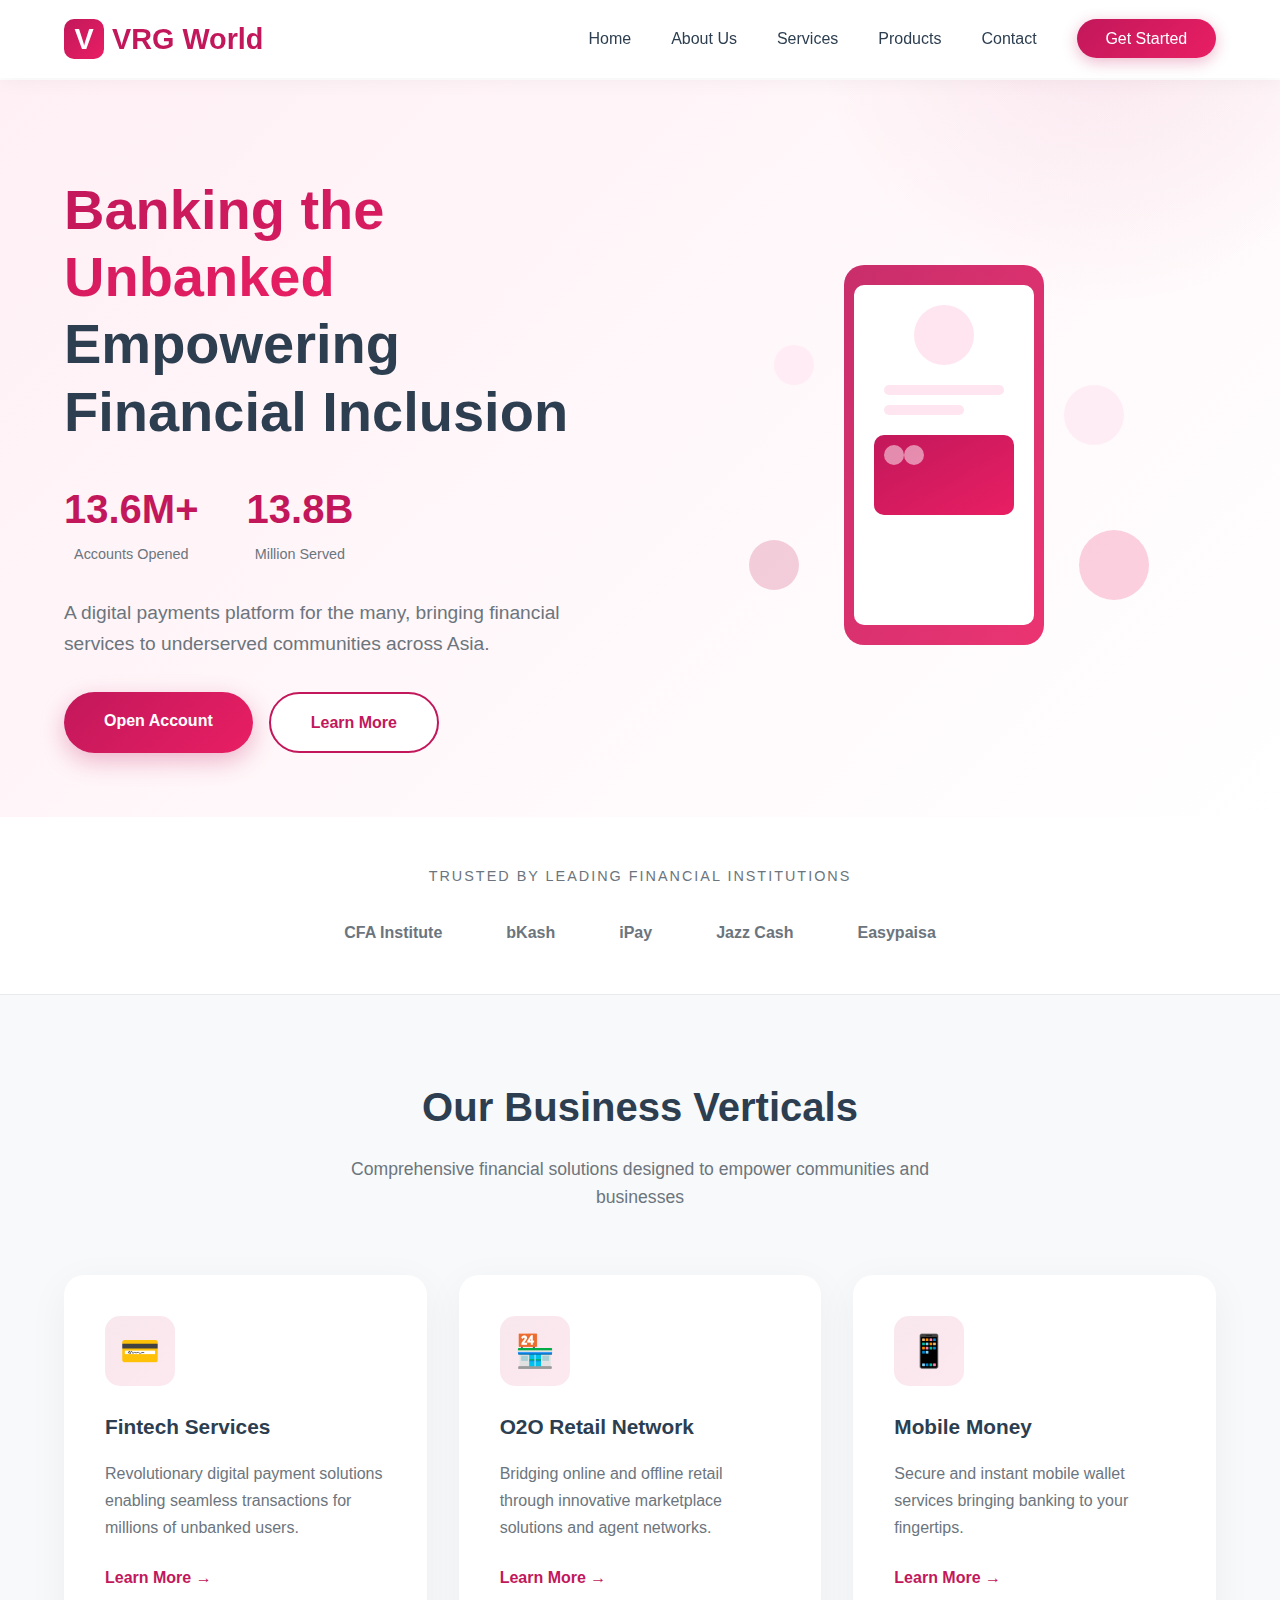
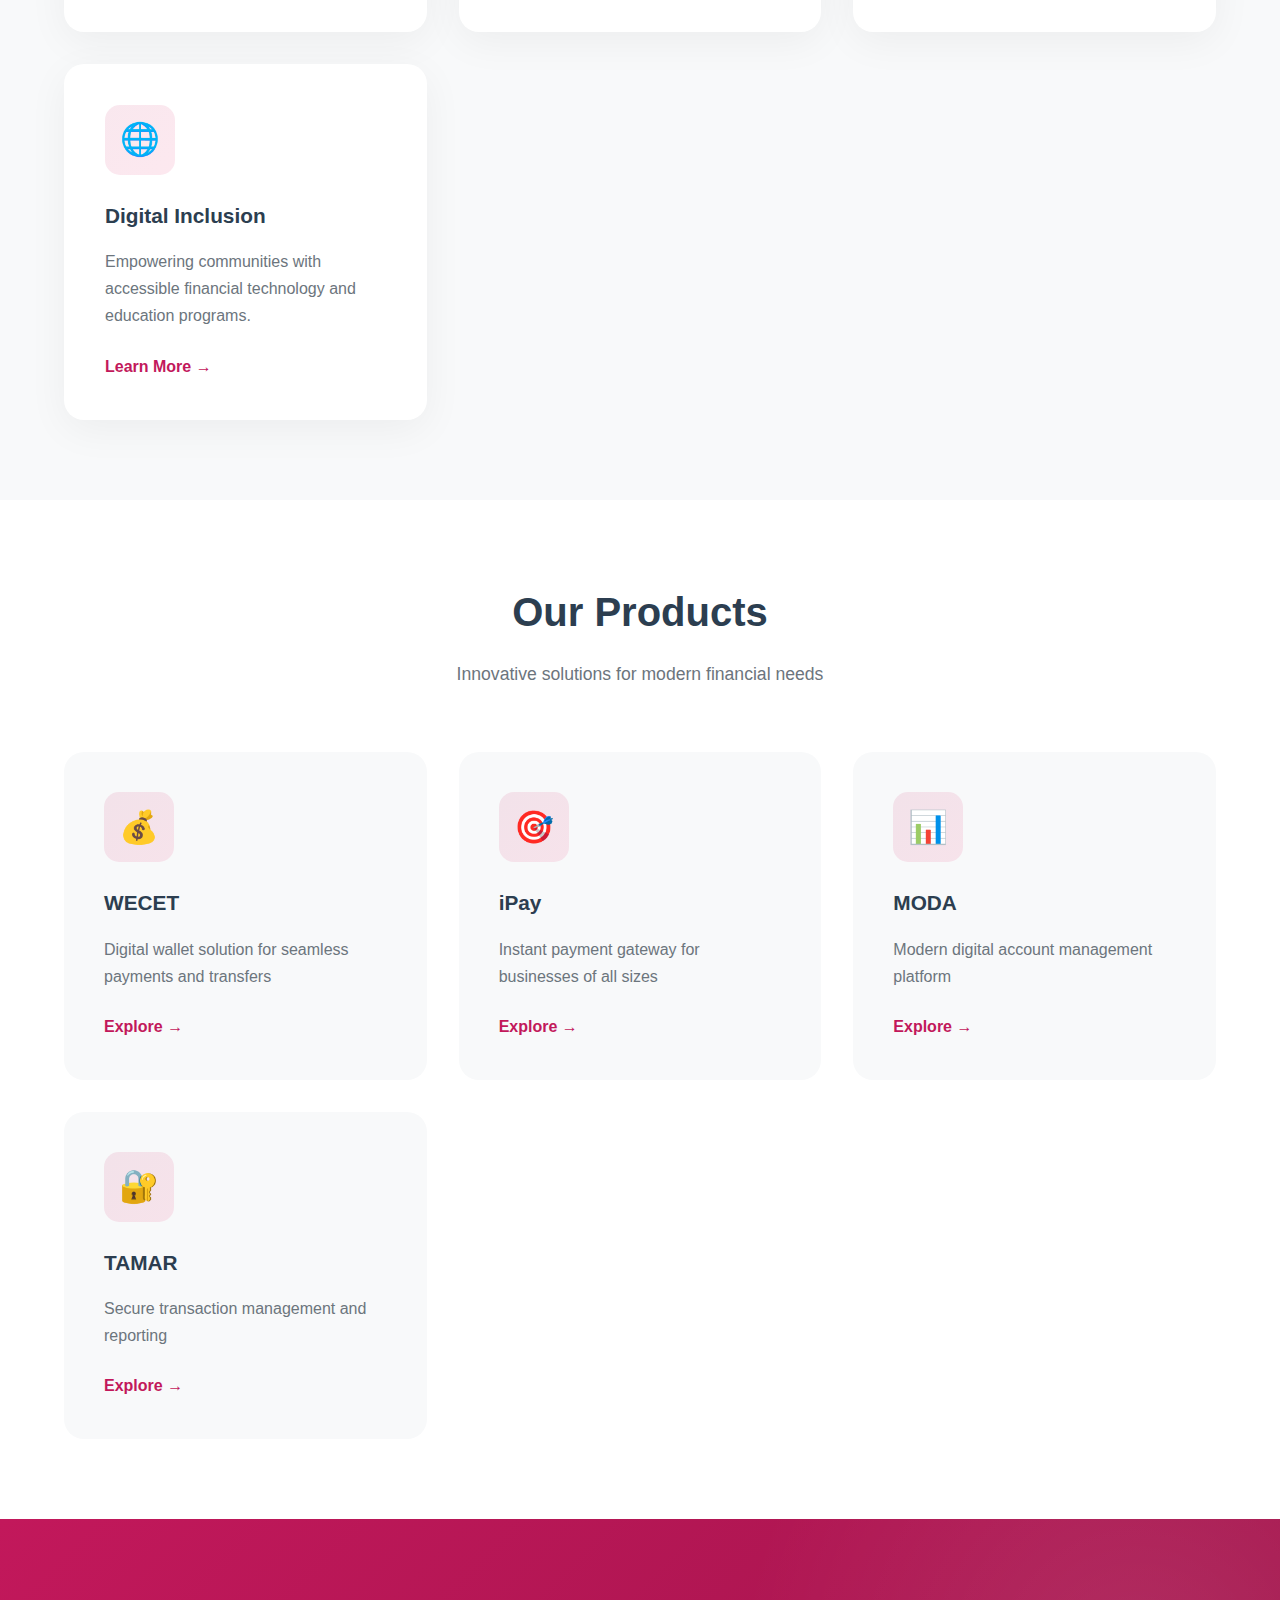
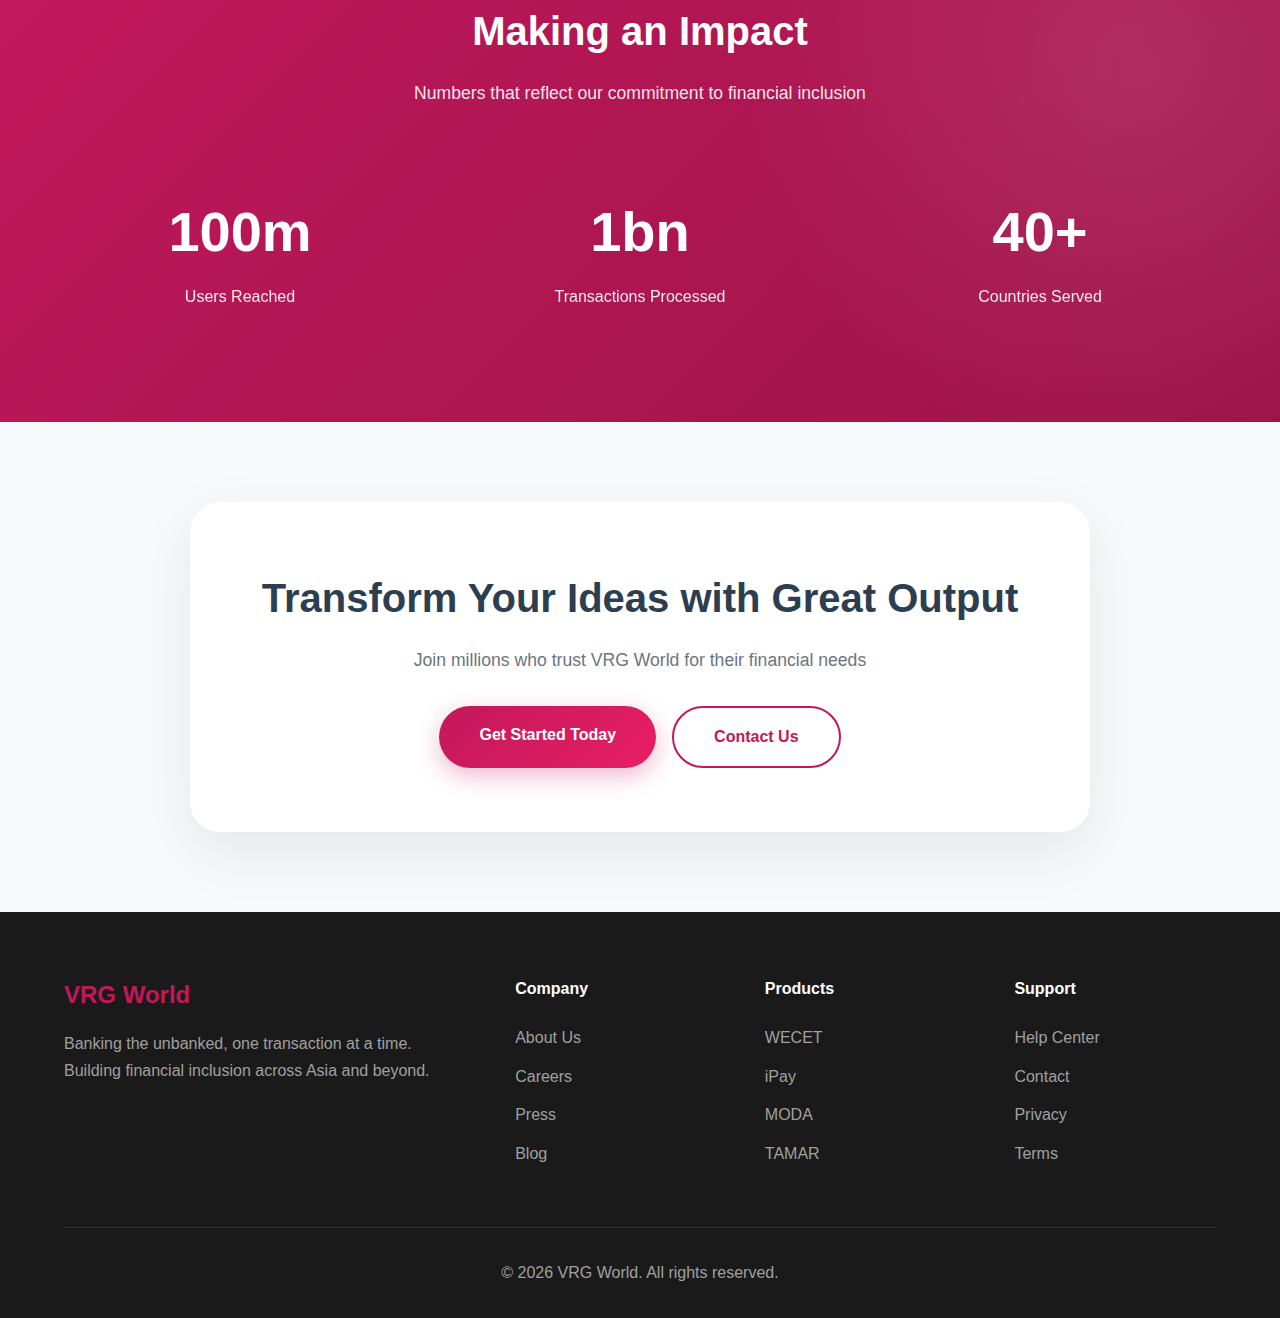
<file: index.html>
<!DOCTYPE html>
<html lang="en">
<head>
    <meta charset="UTF-8">
    <meta name="viewport" content="width=device-width, initial-scale=1.0">
    <title>VRG World - Banking the Unbanked</title>
    <link rel="stylesheet" href="styles.css">
</head>
<body>
    <!-- Navigation -->
    <nav id="navbar">
        <div class="nav-container">
            <a href="index.html" class="logo">
                <div class="logo-icon">V</div>
                VRG World
            </a>
            <ul class="nav-links">
                <li><a href="index.html">Home</a></li>
                <li><a href="about.html">About Us</a></li>
                <li><a href="services.html">Services</a></li>
                <li><a href="products.html">Products</a></li>
                <li><a href="contact.html">Contact</a></li>
                <li><a href="get-started.html" class="cta-button">Get Started</a></li>
            </ul>
        </div>
    </nav>

    <!-- Hero Section -->
    <section class="hero">
        <div class="hero-container">
            <div class="hero-content">
                <h1>
                    <span class="highlight">Banking the Unbanked</span><br>
                    Empowering Financial Inclusion
                </h1>
                <div class="hero-stats">
                    <div class="stat">
                        <span class="stat-number">13.6M+</span>
                        <span class="stat-label">Accounts Opened</span>
                    </div>
                    <div class="stat">
                        <span class="stat-number">13.8B</span>
                        <span class="stat-label">Million Served</span>
                    </div>
                </div>
                <p class="hero-subtitle">
                    A digital payments platform for the many, bringing financial services to underserved communities across Asia.
                </p>
                <div class="hero-buttons">
                    <a href="get-started.html" class="btn-primary">Open Account</a>
                    <a href="about.html" class="btn-secondary">Learn More</a>
                </div>
            </div>
            <div class="hero-image">
                <svg class="hero-illustration" viewBox="0 0 500 500" xmlns="http://www.w3.org/2000/svg">
                    <defs>
                        <linearGradient id="grad1" x1="0%" y1="0%" x2="100%" y2="100%">
                            <stop offset="0%" style="stop-color:#C2185B;stop-opacity:1" />
                            <stop offset="100%" style="stop-color:#E91E63;stop-opacity:1" />
                        </linearGradient>
                    </defs>
                    <rect x="150" y="50" width="200" height="380" rx="20" fill="url(#grad1)" opacity="0.9"/>
                    <rect x="160" y="70" width="180" height="340" rx="10" fill="white"/>
                    <circle cx="250" cy="120" r="30" fill="#FFE5F0"/>
                    <rect x="190" y="170" width="120" height="10" rx="5" fill="#FFE5F0"/>
                    <rect x="190" y="190" width="80" height="10" rx="5" fill="#FFE5F0"/>
                    <rect x="180" y="220" width="140" height="80" rx="10" fill="url(#grad1)"/>
                    <circle cx="200" cy="240" r="10" fill="white" opacity="0.5"/>
                    <circle cx="220" cy="240" r="10" fill="white" opacity="0.5"/>
                    <circle cx="100" cy="150" r="20" fill="#FFE5F0" opacity="0.6"/>
                    <circle cx="400" cy="200" r="30" fill="#FFE5F0" opacity="0.6"/>
                    <circle cx="80" cy="350" r="25" fill="#C2185B" opacity="0.2"/>
                    <circle cx="420" cy="350" r="35" fill="#E91E63" opacity="0.2"/>
                </svg>
            </div>
        </div>
    </section>

    <!-- Trust Section -->
    <section class="trust-section">
        <div class="trust-container">
            <p class="trust-title">Trusted by Leading Financial Institutions</p>
            <div class="trust-logos">
                <div style="font-weight: 600; color: #6C757D;">CFA Institute</div>
                <div style="font-weight: 600; color: #6C757D;">bKash</div>
                <div style="font-weight: 600; color: #6C757D;">iPay</div>
                <div style="font-weight: 600; color: #6C757D;">Jazz Cash</div>
                <div style="font-weight: 600; color: #6C757D;">Easypaisa</div>
            </div>
        </div>
    </section>

    <!-- Services Section -->
    <section class="services">
        <div class="services-container">
            <div class="section-header">
                <h2 class="section-title">Our Business Verticals</h2>
                <p class="section-subtitle">Comprehensive financial solutions designed to empower communities and businesses</p>
            </div>
            <div class="services-grid">
                <div class="service-card">
                    <div class="service-icon">💳</div>
                    <h3 class="service-title">Fintech Services</h3>
                    <p class="service-description">Revolutionary digital payment solutions enabling seamless transactions for millions of unbanked users.</p>
                    <a href="services.html#fintech" class="service-link">Learn More →</a>
                </div>
                <div class="service-card">
                    <div class="service-icon">🏪</div>
                    <h3 class="service-title">O2O Retail Network</h3>
                    <p class="service-description">Bridging online and offline retail through innovative marketplace solutions and agent networks.</p>
                    <a href="services.html#retail" class="service-link">Learn More →</a>
                </div>
                <div class="service-card">
                    <div class="service-icon">📱</div>
                    <h3 class="service-title">Mobile Money</h3>
                    <p class="service-description">Secure and instant mobile wallet services bringing banking to your fingertips.</p>
                    <a href="services.html#mobile" class="service-link">Learn More →</a>
                </div>
                <div class="service-card">
                    <div class="service-icon">🌐</div>
                    <h3 class="service-title">Digital Inclusion</h3>
                    <p class="service-description">Empowering communities with accessible financial technology and education programs.</p>
                    <a href="services.html#inclusion" class="service-link">Learn More →</a>
                </div>
            </div>
        </div>
    </section>

    <!-- Products Section -->
    <section class="products">
        <div class="services-container">
            <div class="section-header">
                <h2 class="section-title">Our Products</h2>
                <p class="section-subtitle">Innovative solutions for modern financial needs</p>
            </div>
            <div class="products-grid">
                <div class="product-card">
                    <div class="service-icon">💰</div>
                    <h3 class="service-title">WECET</h3>
                    <p class="service-description">Digital wallet solution for seamless payments and transfers</p>
                    <a href="products.html#wecet" class="service-link">Explore →</a>
                </div>
                <div class="product-card">
                    <div class="service-icon">🎯</div>
                    <h3 class="service-title">iPay</h3>
                    <p class="service-description">Instant payment gateway for businesses of all sizes</p>
                    <a href="products.html#ipay" class="service-link">Explore →</a>
                </div>
                <div class="product-card">
                    <div class="service-icon">📊</div>
                    <h3 class="service-title">MODA</h3>
                    <p class="service-description">Modern digital account management platform</p>
                    <a href="products.html#moda" class="service-link">Explore →</a>
                </div>
                <div class="product-card">
                    <div class="service-icon">🔐</div>
                    <h3 class="service-title">TAMAR</h3>
                    <p class="service-description">Secure transaction management and reporting</p>
                    <a href="products.html#tamar" class="service-link">Explore →</a>
                </div>
            </div>
        </div>
    </section>

    <!-- Stats Section -->
    <section class="stats-section">
        <div class="stats-container">
            <div class="section-header" style="margin-bottom: 3rem;">
                <h2 class="section-title" style="color: white;">Making an Impact</h2>
                <p class="section-subtitle" style="color: rgba(255,255,255,0.9);">Numbers that reflect our commitment to financial inclusion</p>
            </div>
            <div class="stats-grid">
                <div class="stat-item">
                    <span class="stat-value">100m</span>
                    <span class="stat-description">Users Reached</span>
                </div>
                <div class="stat-item">
                    <span class="stat-value">1bn</span>
                    <span class="stat-description">Transactions Processed</span>
                </div>
                <div class="stat-item">
                    <span class="stat-value">40+</span>
                    <span class="stat-description">Countries Served</span>
                </div>
            </div>
        </div>
    </section>

    <!-- CTA Section -->
    <section class="cta-section">
        <div class="cta-container">
            <h2>Transform Your Ideas with Great Output</h2>
            <p>Join millions who trust VRG World for their financial needs</p>
            <div class="hero-buttons" style="justify-content: center;">
                <a href="get-started.html" class="btn-primary">Get Started Today</a>
                <a href="contact.html" class="btn-secondary">Contact Us</a>
            </div>
        </div>
    </section>

    <!-- Footer -->
    <footer>
        <div class="footer-container">
            <div class="footer-grid">
                <div>
                    <div class="footer-brand">VRG World</div>
                    <p class="footer-description">
                        Banking the unbanked, one transaction at a time. Building financial inclusion across Asia and beyond.
                    </p>
                </div>
                <div>
                    <h4 class="footer-title">Company</h4>
                    <ul class="footer-links">
                        <li><a href="about.html">About Us</a></li>
                        <li><a href="careers.html">Careers</a></li>
                        <li><a href="press.html">Press</a></li>
                        <li><a href="blog.html">Blog</a></li>
                    </ul>
                </div>
                <div>
                    <h4 class="footer-title">Products</h4>
                    <ul class="footer-links">
                        <li><a href="products.html#wecet">WECET</a></li>
                        <li><a href="products.html#ipay">iPay</a></li>
                        <li><a href="products.html#moda">MODA</a></li>
                        <li><a href="products.html#tamar">TAMAR</a></li>
                    </ul>
                </div>
                <div>
                    <h4 class="footer-title">Support</h4>
                    <ul class="footer-links">
                        <li><a href="help.html">Help Center</a></li>
                        <li><a href="contact.html">Contact</a></li>
                        <li><a href="privacy.html">Privacy</a></li>
                        <li><a href="terms.html">Terms</a></li>
                    </ul>
                </div>
            </div>
            <div class="footer-bottom">
                <p>&copy; 2026 VRG World. All rights reserved.</p>
            </div>
        </div>
    </footer>

    <script src="script.js"></script>
</body>
</html>
</file>
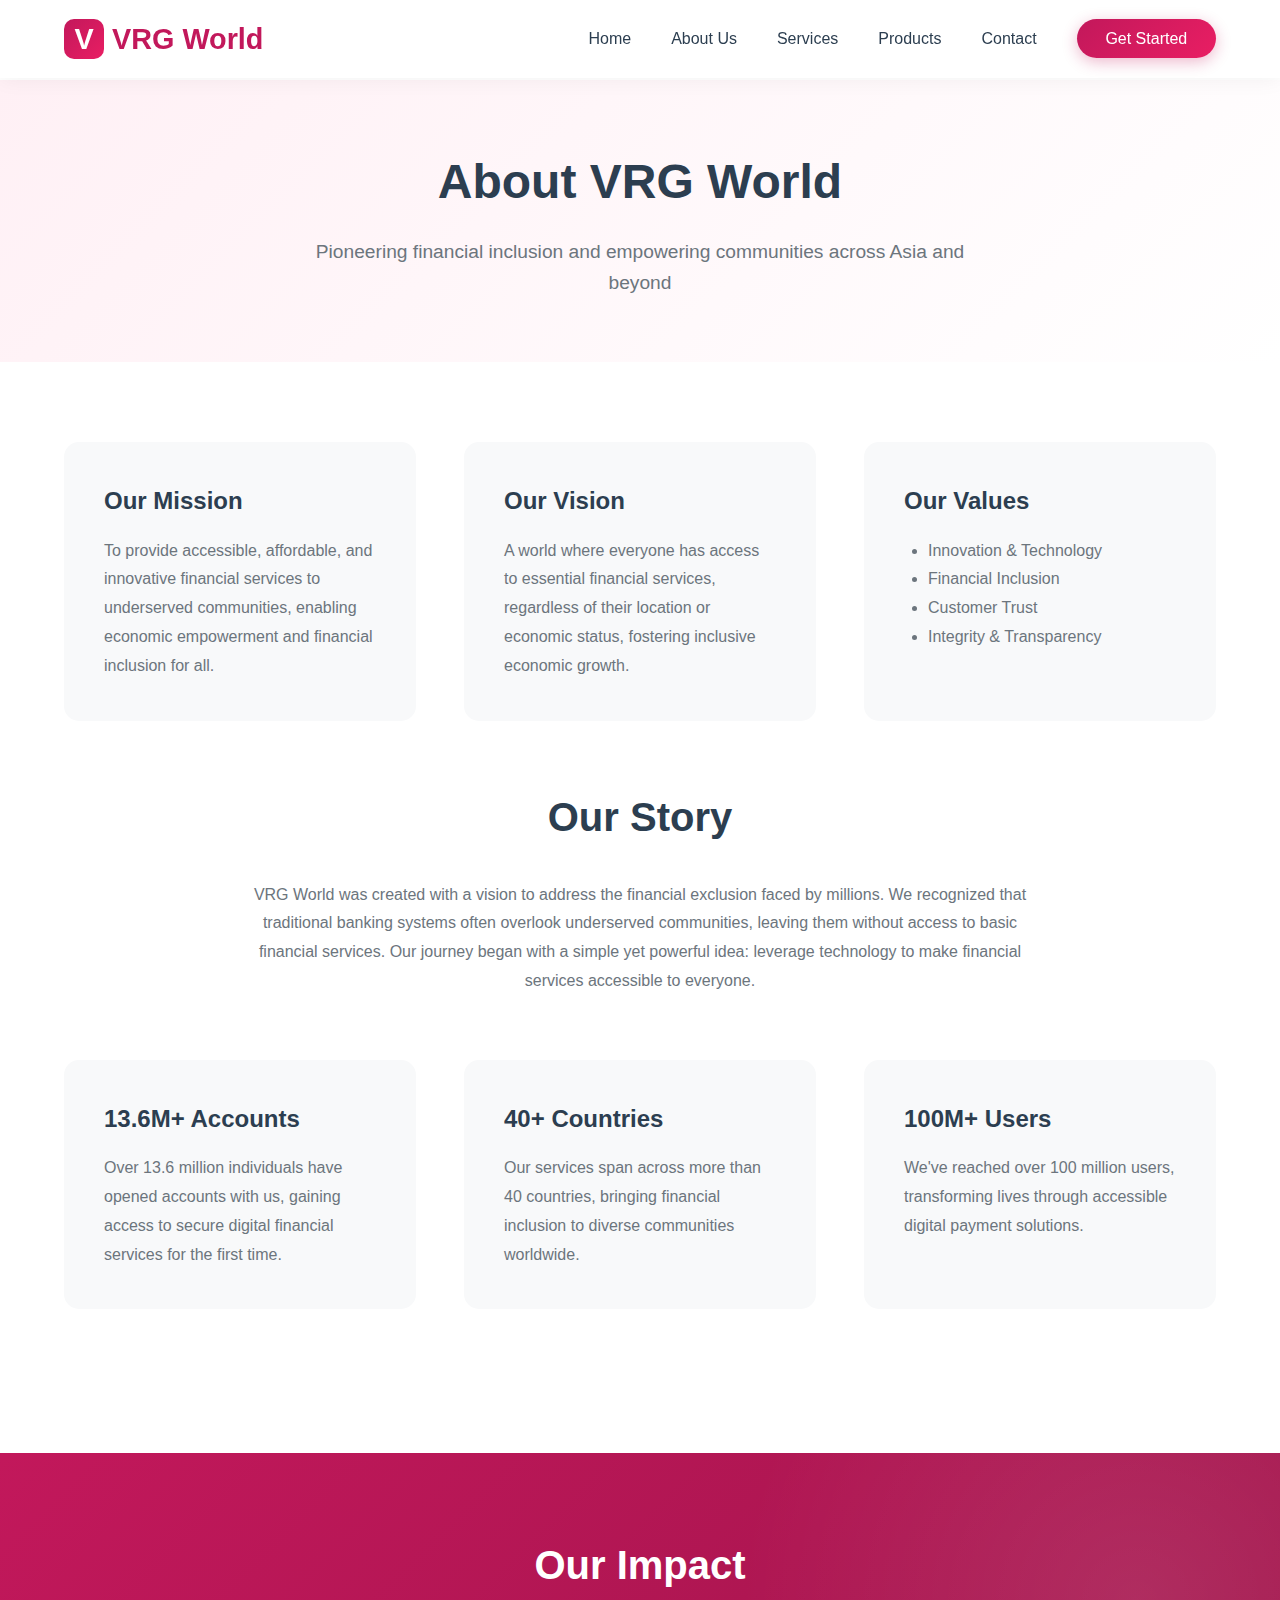
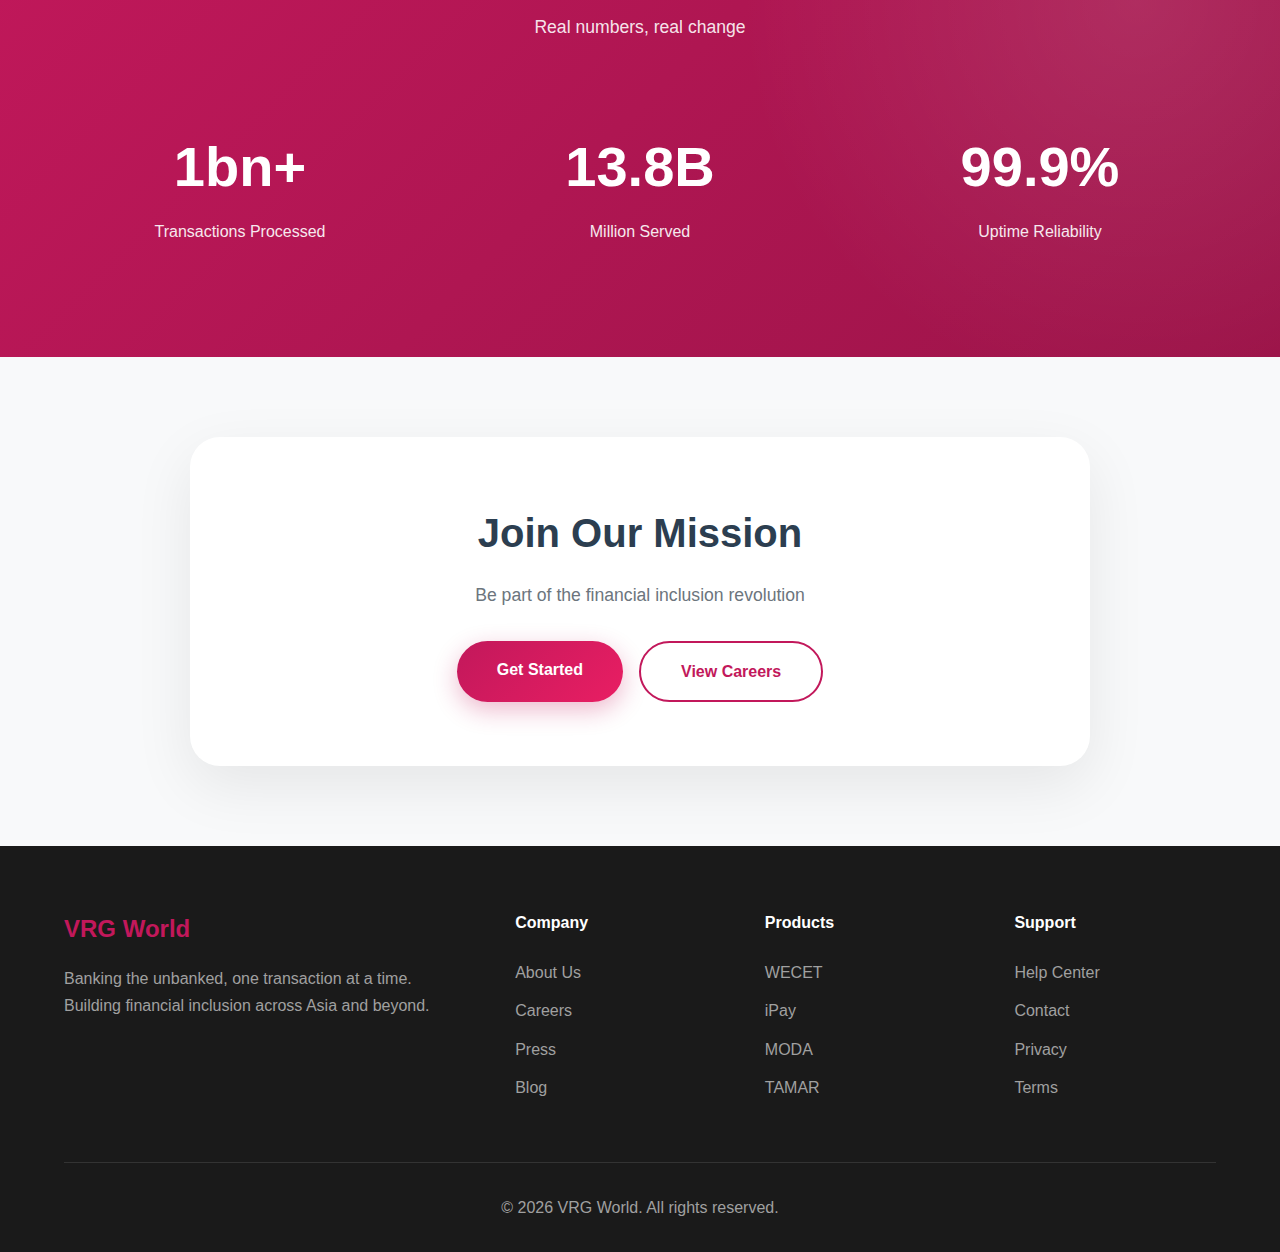
<file: about.html>
<!DOCTYPE html>
<html lang="en">
<head>
    <meta charset="UTF-8">
    <meta name="viewport" content="width=device-width, initial-scale=1.0">
    <title>About Us - VRG World</title>
    <link rel="stylesheet" href="styles.css">
</head>
<body>
    <!-- Navigation -->
    <nav id="navbar">
        <div class="nav-container">
            <a href="index.html" class="logo">
                <div class="logo-icon">V</div>
                VRG World
            </a>
            <ul class="nav-links">
                <li><a href="index.html">Home</a></li>
                <li><a href="about.html">About Us</a></li>
                <li><a href="services.html">Services</a></li>
                <li><a href="products.html">Products</a></li>
                <li><a href="contact.html">Contact</a></li>
                <li><a href="get-started.html" class="cta-button">Get Started</a></li>
            </ul>
        </div>
    </nav>

    <!-- Page Header -->
    <section class="page-header">
        <h1>About VRG World</h1>
        <p>Pioneering financial inclusion and empowering communities across Asia and beyond</p>
    </section>

    <!-- Content Section -->
    <section class="content-section">
        <div class="content-container">
            <div class="content-grid">
                <div class="content-box">
                    <h3>Our Mission</h3>
                    <p>To provide accessible, affordable, and innovative financial services to underserved communities, enabling economic empowerment and financial inclusion for all.</p>
                </div>
                <div class="content-box">
                    <h3>Our Vision</h3>
                    <p>A world where everyone has access to essential financial services, regardless of their location or economic status, fostering inclusive economic growth.</p>
                </div>
                <div class="content-box">
                    <h3>Our Values</h3>
                    <ul>
                        <li>Innovation & Technology</li>
                        <li>Financial Inclusion</li>
                        <li>Customer Trust</li>
                        <li>Integrity & Transparency</li>
                    </ul>
                </div>
            </div>

            <div style="margin: 4rem 0;">
                <h2 style="text-align: center; font-size: 2.5rem; margin-bottom: 2rem;">Our Story</h2>
                <p style="max-width: 800px; margin: 0 auto; color: var(--text-light); line-height: 1.8; text-align: center;">
                    VRG World was created with a vision to address the financial exclusion faced by millions. 
                    We recognized that traditional banking systems often overlook underserved communities, leaving them without 
                    access to basic financial services. Our journey began with a simple yet powerful idea: leverage technology 
                    to make financial services accessible to everyone.
                </p>
            </div>

            <div class="content-grid">
                <div class="content-box">
                    <h3>13.6M+ Accounts</h3>
                    <p>Over 13.6 million individuals have opened accounts with us, gaining access to secure digital financial services for the first time.</p>
                </div>
                <div class="content-box">
                    <h3>40+ Countries</h3>
                    <p>Our services span across more than 40 countries, bringing financial inclusion to diverse communities worldwide.</p>
                </div>
                <div class="content-box">
                    <h3>100M+ Users</h3>
                    <p>We've reached over 100 million users, transforming lives through accessible digital payment solutions.</p>
                </div>
            </div>
        </div>
    </section>

    <!-- Stats Section -->
    <section class="stats-section">
        <div class="stats-container">
            <div class="section-header" style="margin-bottom: 3rem;">
                <h2 class="section-title" style="color: white;">Our Impact</h2>
                <p class="section-subtitle" style="color: rgba(255,255,255,0.9);">Real numbers, real change</p>
            </div>
            <div class="stats-grid">
                <div class="stat-item">
                    <span class="stat-value">1bn+</span>
                    <span class="stat-description">Transactions Processed</span>
                </div>
                <div class="stat-item">
                    <span class="stat-value">13.8B</span>
                    <span class="stat-description">Million Served</span>
                </div>
                <div class="stat-item">
                    <span class="stat-value">99.9%</span>
                    <span class="stat-description">Uptime Reliability</span>
                </div>
            </div>
        </div>
    </section>

    <!-- CTA Section -->
    <section class="cta-section">
        <div class="cta-container">
            <h2>Join Our Mission</h2>
            <p>Be part of the financial inclusion revolution</p>
            <div class="hero-buttons" style="justify-content: center;">
                <a href="get-started.html" class="btn-primary">Get Started</a>
                <a href="careers.html" class="btn-secondary">View Careers</a>
            </div>
        </div>
    </section>

    <!-- Footer -->
    <footer>
        <div class="footer-container">
            <div class="footer-grid">
                <div>
                    <div class="footer-brand">VRG World</div>
                    <p class="footer-description">
                        Banking the unbanked, one transaction at a time. Building financial inclusion across Asia and beyond.
                    </p>
                </div>
                <div>
                    <h4 class="footer-title">Company</h4>
                    <ul class="footer-links">
                        <li><a href="about.html">About Us</a></li>
                        <li><a href="careers.html">Careers</a></li>
                        <li><a href="press.html">Press</a></li>
                        <li><a href="blog.html">Blog</a></li>
                    </ul>
                </div>
                <div>
                    <h4 class="footer-title">Products</h4>
                    <ul class="footer-links">
                        <li><a href="products.html#wecet">WECET</a></li>
                        <li><a href="products.html#ipay">iPay</a></li>
                        <li><a href="products.html#moda">MODA</a></li>
                        <li><a href="products.html#tamar">TAMAR</a></li>
                    </ul>
                </div>
                <div>
                    <h4 class="footer-title">Support</h4>
                    <ul class="footer-links">
                        <li><a href="help.html">Help Center</a></li>
                        <li><a href="contact.html">Contact</a></li>
                        <li><a href="privacy.html">Privacy</a></li>
                        <li><a href="terms.html">Terms</a></li>
                    </ul>
                </div>
            </div>
            <div class="footer-bottom">
                <p>&copy; 2026 VRG World. All rights reserved.</p>
            </div>
        </div>
    </footer>

    <script src="script.js"></script>
</body>
</html>
</file>
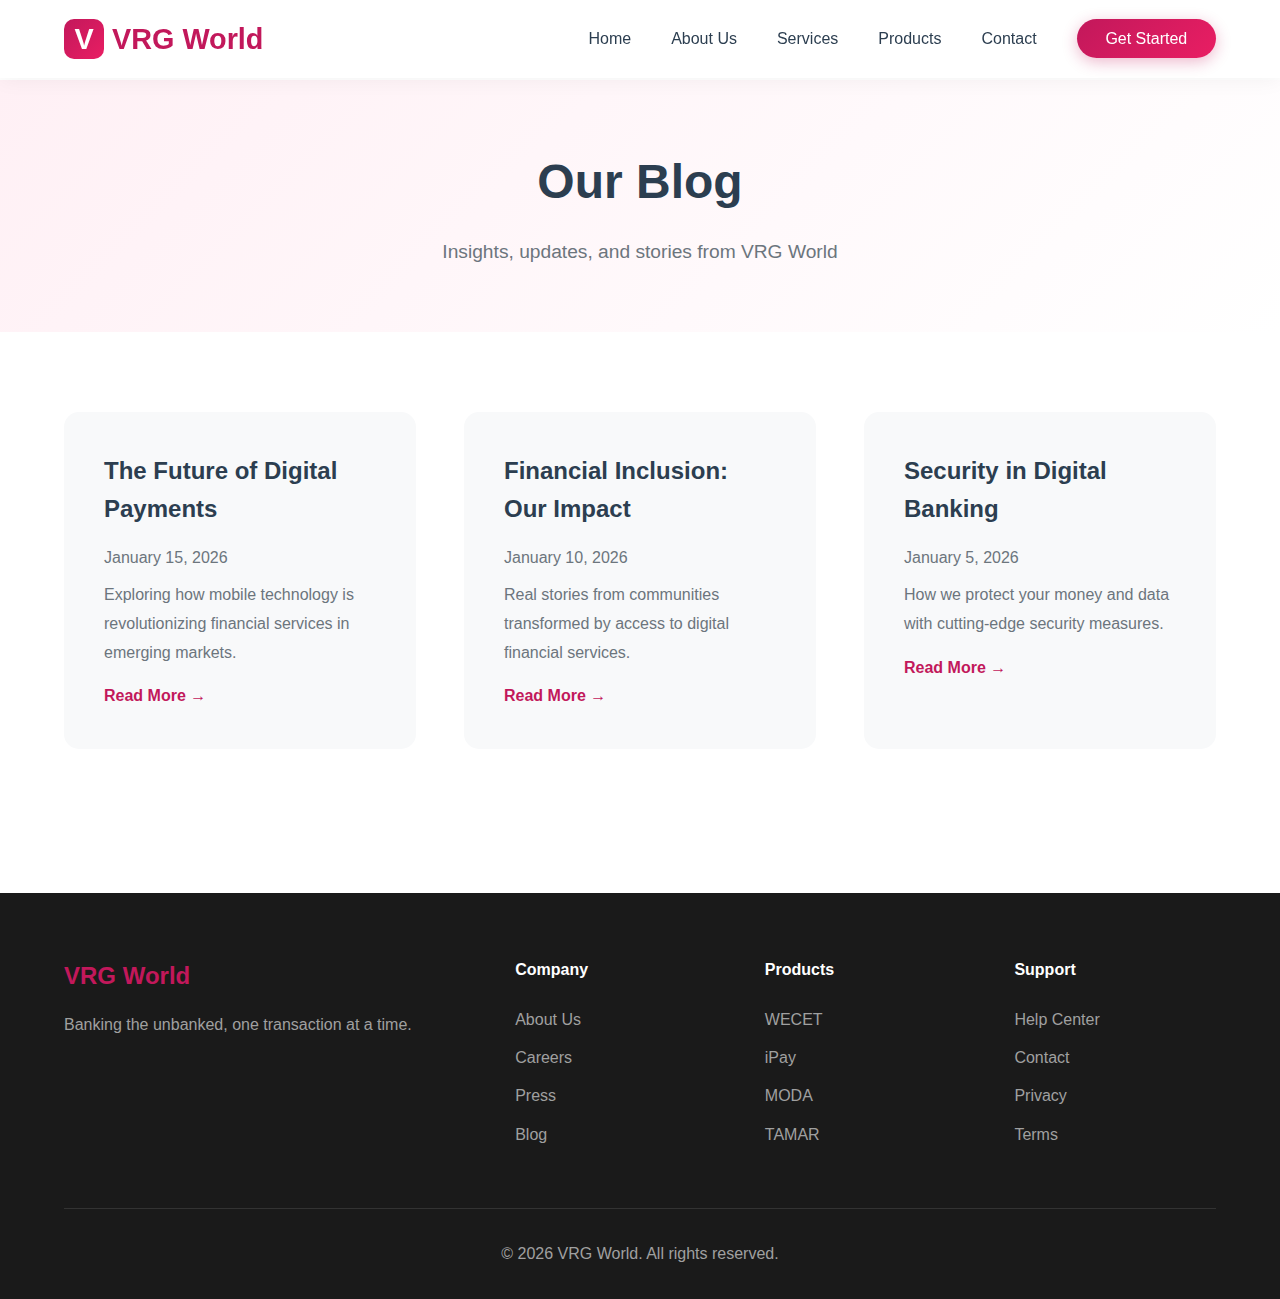
<file: blog.html>
<!DOCTYPE html>
<html lang="en">
<head>
    <meta charset="UTF-8">
    <meta name="viewport" content="width=device-width, initial-scale=1.0">
    <title>Blog - VRG World</title>
    <link rel="stylesheet" href="styles.css">
</head>
<body>
    <nav id="navbar">
        <div class="nav-container">
            <a href="index.html" class="logo">
                <div class="logo-icon">V</div>
                VRG World
            </a>
            <ul class="nav-links">
                <li><a href="index.html">Home</a></li>
                <li><a href="about.html">About Us</a></li>
                <li><a href="services.html">Services</a></li>
                <li><a href="products.html">Products</a></li>
                <li><a href="contact.html">Contact</a></li>
                <li><a href="get-started.html" class="cta-button">Get Started</a></li>
            </ul>
        </div>
    </nav>
    <section class="page-header">
        <h1>Our Blog</h1>
        <p>Insights, updates, and stories from VRG World</p>
    </section>
    <section class="content-section">
        <div class="content-container">
            <div class="content-grid">
                <div class="content-box">
                    <h3>The Future of Digital Payments</h3>
                    <p style="color: var(--text-light); margin-bottom: 0.5rem;">January 15, 2026</p>
                    <p>Exploring how mobile technology is revolutionizing financial services in emerging markets.</p>
                    <a href="#" class="service-link" style="margin-top: 1rem;">Read More →</a>
                </div>
                <div class="content-box">
                    <h3>Financial Inclusion: Our Impact</h3>
                    <p style="color: var(--text-light); margin-bottom: 0.5rem;">January 10, 2026</p>
                    <p>Real stories from communities transformed by access to digital financial services.</p>
                    <a href="#" class="service-link" style="margin-top: 1rem;">Read More →</a>
                </div>
                <div class="content-box">
                    <h3>Security in Digital Banking</h3>
                    <p style="color: var(--text-light); margin-bottom: 0.5rem;">January 5, 2026</p>
                    <p>How we protect your money and data with cutting-edge security measures.</p>
                    <a href="#" class="service-link" style="margin-top: 1rem;">Read More →</a>
                </div>
            </div>
        </div>
    </section>
    <footer>
        <div class="footer-container">
            <div class="footer-grid">
                <div><div class="footer-brand">VRG World</div><p class="footer-description">Banking the unbanked, one transaction at a time.</p></div>
                <div><h4 class="footer-title">Company</h4><ul class="footer-links"><li><a href="about.html">About Us</a></li><li><a href="careers.html">Careers</a></li><li><a href="press.html">Press</a></li><li><a href="blog.html">Blog</a></li></ul></div>
                <div><h4 class="footer-title">Products</h4><ul class="footer-links"><li><a href="products.html#wecet">WECET</a></li><li><a href="products.html#ipay">iPay</a></li><li><a href="products.html#moda">MODA</a></li><li><a href="products.html#tamar">TAMAR</a></li></ul></div>
                <div><h4 class="footer-title">Support</h4><ul class="footer-links"><li><a href="help.html">Help Center</a></li><li><a href="contact.html">Contact</a></li><li><a href="privacy.html">Privacy</a></li><li><a href="terms.html">Terms</a></li></ul></div>
            </div>
            <div class="footer-bottom"><p>&copy; 2026 VRG World. All rights reserved.</p></div>
        </div>
    </footer>
    <script src="script.js"></script>
</body>
</html>
</file>
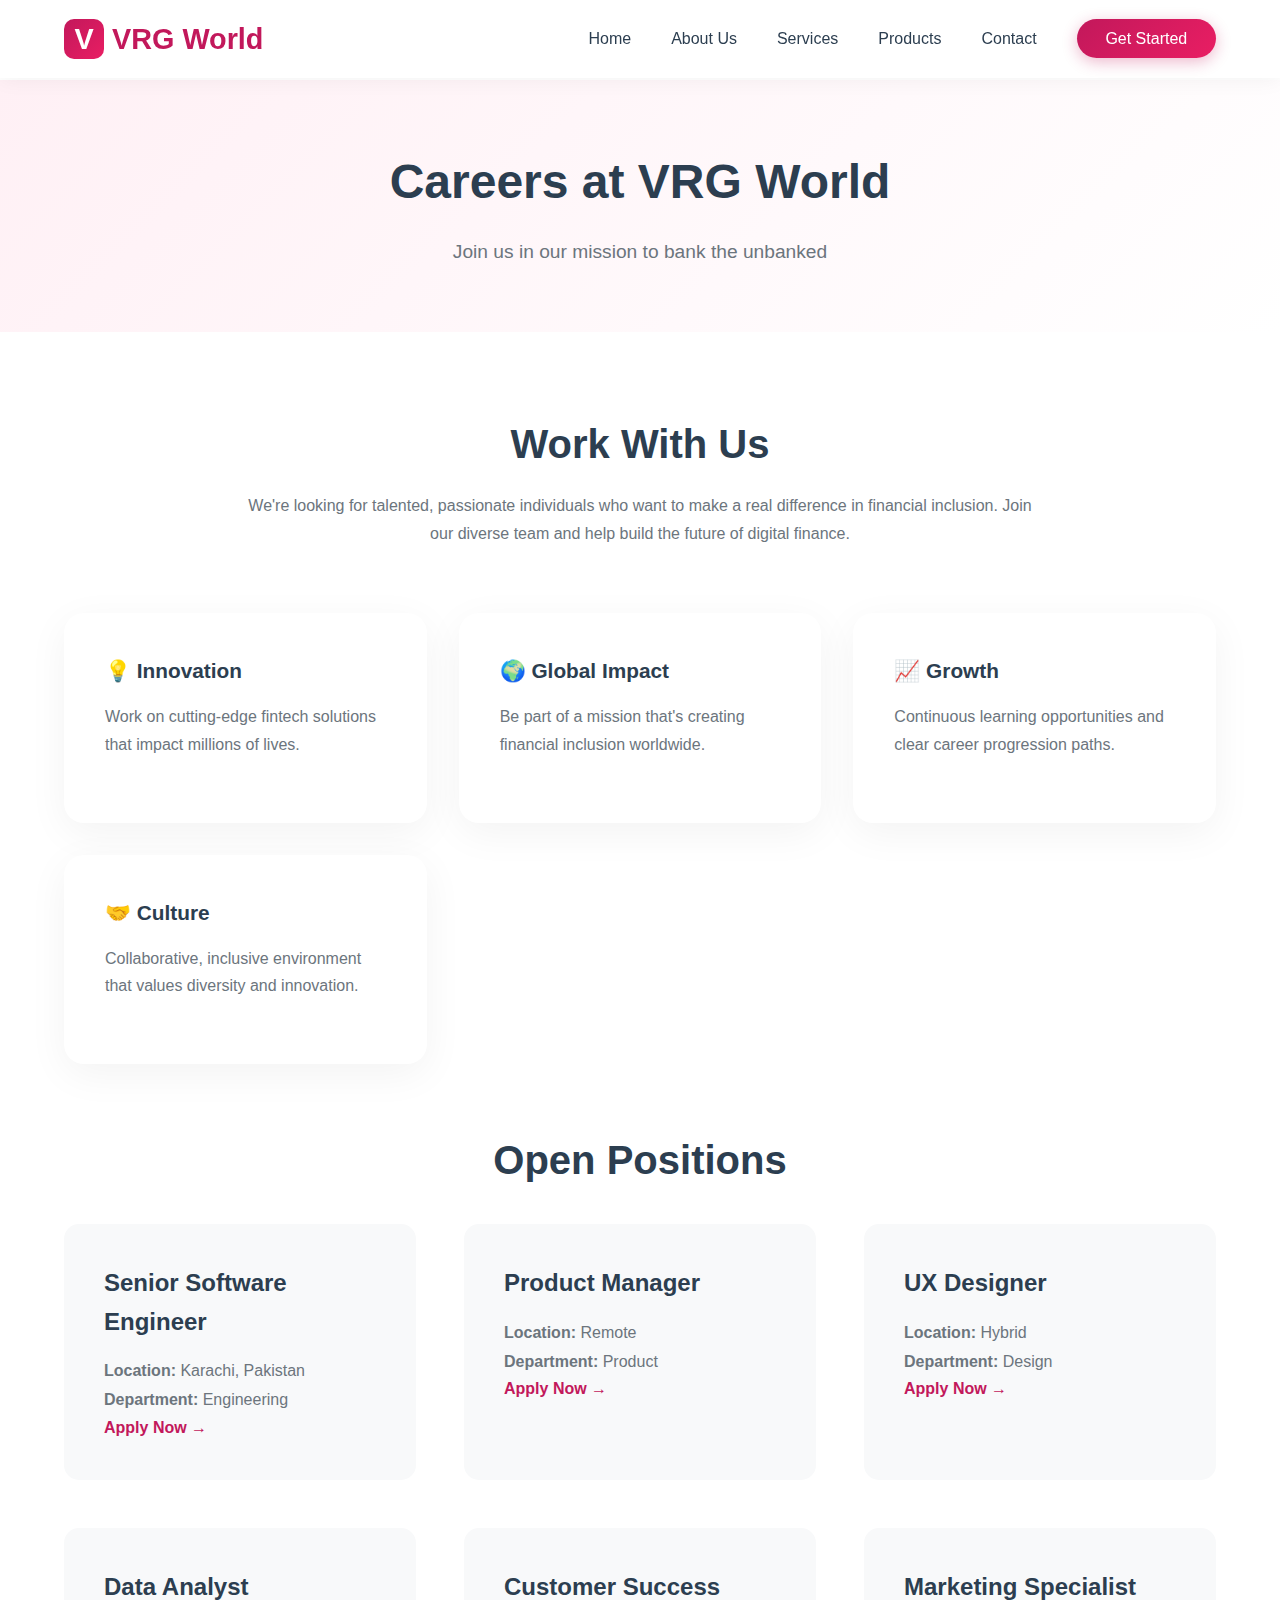
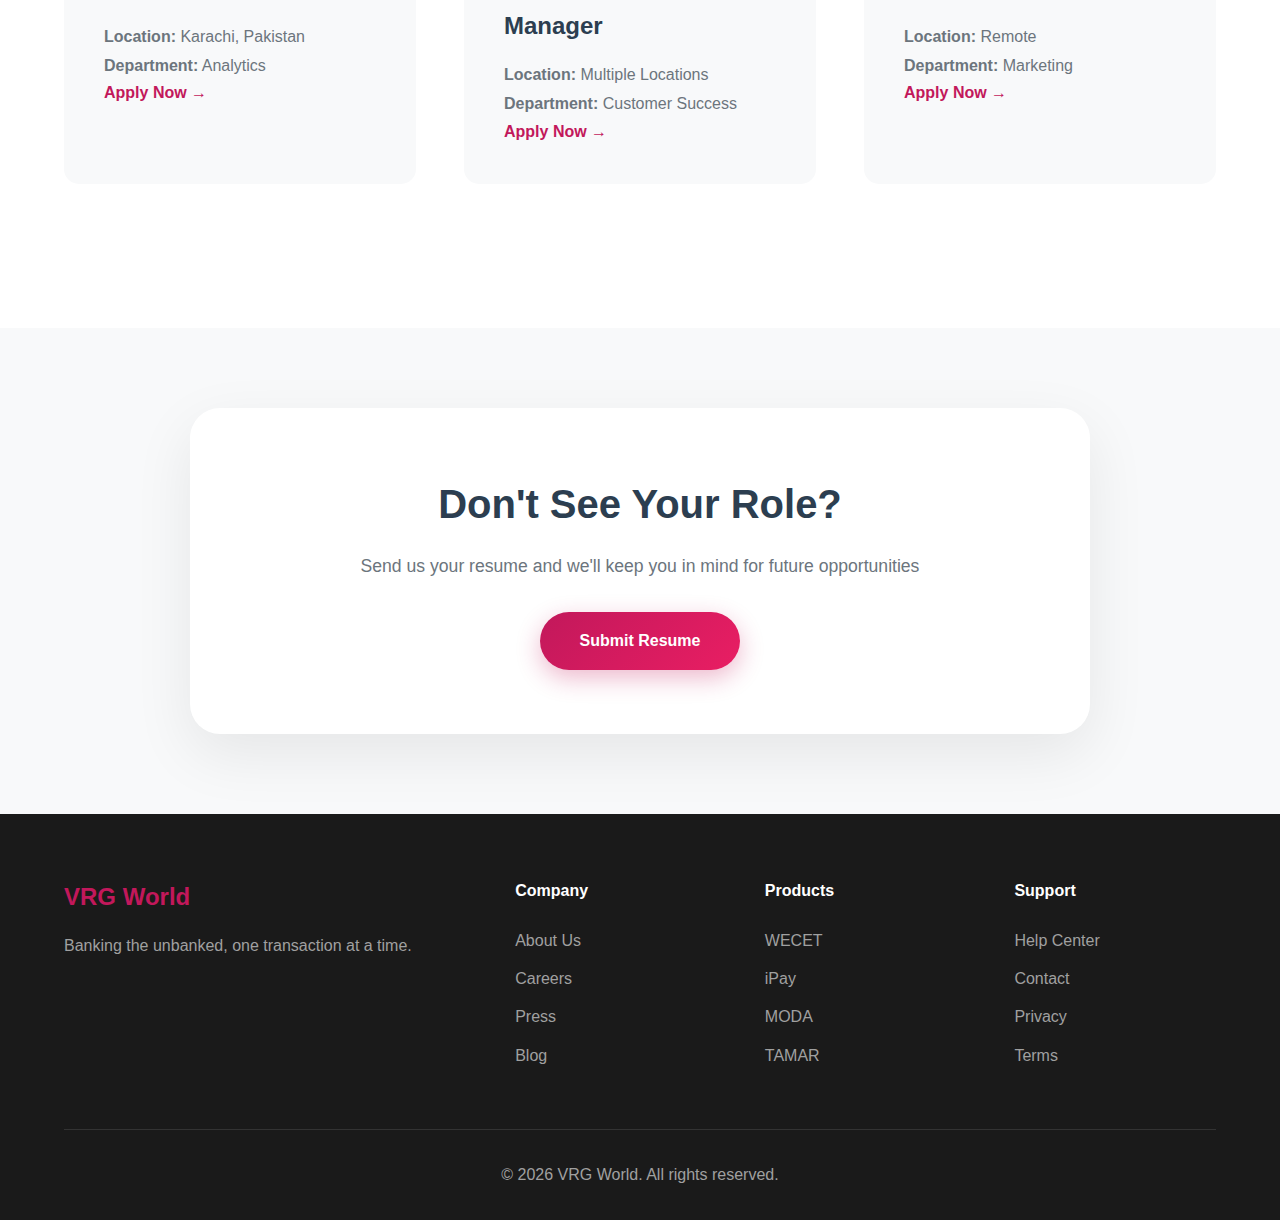
<file: careers.html>
<!DOCTYPE html>
<html lang="en">
<head>
    <meta charset="UTF-8">
    <meta name="viewport" content="width=device-width, initial-scale=1.0">
    <title>Careers - VRG World</title>
    <link rel="stylesheet" href="styles.css">
</head>
<body>
    <nav id="navbar">
        <div class="nav-container">
            <a href="index.html" class="logo">
                <div class="logo-icon">V</div>
                VRG World
            </a>
            <ul class="nav-links">
                <li><a href="index.html">Home</a></li>
                <li><a href="about.html">About Us</a></li>
                <li><a href="services.html">Services</a></li>
                <li><a href="products.html">Products</a></li>
                <li><a href="contact.html">Contact</a></li>
                <li><a href="get-started.html" class="cta-button">Get Started</a></li>
            </ul>
        </div>
    </nav>

    <section class="page-header">
        <h1>Careers at VRG World</h1>
        <p>Join us in our mission to bank the unbanked</p>
    </section>

    <section class="content-section">
        <div class="content-container">
            <div style="text-align: center; max-width: 800px; margin: 0 auto 4rem;">
                <h2 style="font-size: 2.5rem; margin-bottom: 1rem;">Work With Us</h2>
                <p style="color: var(--text-light); line-height: 1.8;">We're looking for talented, passionate individuals who want to make a real difference in financial inclusion. Join our diverse team and help build the future of digital finance.</p>
            </div>

            <div class="services-grid">
                <div class="service-card">
                    <h3 class="service-title">💡 Innovation</h3>
                    <p class="service-description">Work on cutting-edge fintech solutions that impact millions of lives.</p>
                </div>
                <div class="service-card">
                    <h3 class="service-title">🌍 Global Impact</h3>
                    <p class="service-description">Be part of a mission that's creating financial inclusion worldwide.</p>
                </div>
                <div class="service-card">
                    <h3 class="service-title">📈 Growth</h3>
                    <p class="service-description">Continuous learning opportunities and clear career progression paths.</p>
                </div>
                <div class="service-card">
                    <h3 class="service-title">🤝 Culture</h3>
                    <p class="service-description">Collaborative, inclusive environment that values diversity and innovation.</p>
                </div>
            </div>

            <div style="margin-top: 4rem;">
                <h2 style="text-align: center; font-size: 2.5rem; margin-bottom: 2rem;">Open Positions</h2>
                <div class="content-grid">
                    <div class="content-box">
                        <h3>Senior Software Engineer</h3>
                        <p><strong>Location:</strong> Karachi, Pakistan<br><strong>Department:</strong> Engineering</p>
                        <a href="contact.html" class="service-link">Apply Now →</a>
                    </div>
                    <div class="content-box">
                        <h3>Product Manager</h3>
                        <p><strong>Location:</strong> Remote<br><strong>Department:</strong> Product</p>
                        <a href="contact.html" class="service-link">Apply Now →</a>
                    </div>
                    <div class="content-box">
                        <h3>UX Designer</h3>
                        <p><strong>Location:</strong> Hybrid<br><strong>Department:</strong> Design</p>
                        <a href="contact.html" class="service-link">Apply Now →</a>
                    </div>
                    <div class="content-box">
                        <h3>Data Analyst</h3>
                        <p><strong>Location:</strong> Karachi, Pakistan<br><strong>Department:</strong> Analytics</p>
                        <a href="contact.html" class="service-link">Apply Now →</a>
                    </div>
                    <div class="content-box">
                        <h3>Customer Success Manager</h3>
                        <p><strong>Location:</strong> Multiple Locations<br><strong>Department:</strong> Customer Success</p>
                        <a href="contact.html" class="service-link">Apply Now →</a>
                    </div>
                    <div class="content-box">
                        <h3>Marketing Specialist</h3>
                        <p><strong>Location:</strong> Remote<br><strong>Department:</strong> Marketing</p>
                        <a href="contact.html" class="service-link">Apply Now →</a>
                    </div>
                </div>
            </div>
        </div>
    </section>

    <section class="cta-section">
        <div class="cta-container">
            <h2>Don't See Your Role?</h2>
            <p>Send us your resume and we'll keep you in mind for future opportunities</p>
            <div class="hero-buttons" style="justify-content: center;">
                <a href="contact.html" class="btn-primary">Submit Resume</a>
            </div>
        </div>
    </section>

    <footer>
        <div class="footer-container">
            <div class="footer-grid">
                <div>
                    <div class="footer-brand">VRG World</div>
                    <p class="footer-description">Banking the unbanked, one transaction at a time.</p>
                </div>
                <div>
                    <h4 class="footer-title">Company</h4>
                    <ul class="footer-links">
                        <li><a href="about.html">About Us</a></li>
                        <li><a href="careers.html">Careers</a></li>
                        <li><a href="press.html">Press</a></li>
                        <li><a href="blog.html">Blog</a></li>
                    </ul>
                </div>
                <div>
                    <h4 class="footer-title">Products</h4>
                    <ul class="footer-links">
                        <li><a href="products.html#wecet">WECET</a></li>
                        <li><a href="products.html#ipay">iPay</a></li>
                        <li><a href="products.html#moda">MODA</a></li>
                        <li><a href="products.html#tamar">TAMAR</a></li>
                    </ul>
                </div>
                <div>
                    <h4 class="footer-title">Support</h4>
                    <ul class="footer-links">
                        <li><a href="help.html">Help Center</a></li>
                        <li><a href="contact.html">Contact</a></li>
                        <li><a href="privacy.html">Privacy</a></li>
                        <li><a href="terms.html">Terms</a></li>
                    </ul>
                </div>
            </div>
            <div class="footer-bottom">
                <p>&copy; 2026 VRG World. All rights reserved.</p>
            </div>
        </div>
    </footer>

    <script src="script.js"></script>
</body>
</html>
</file>
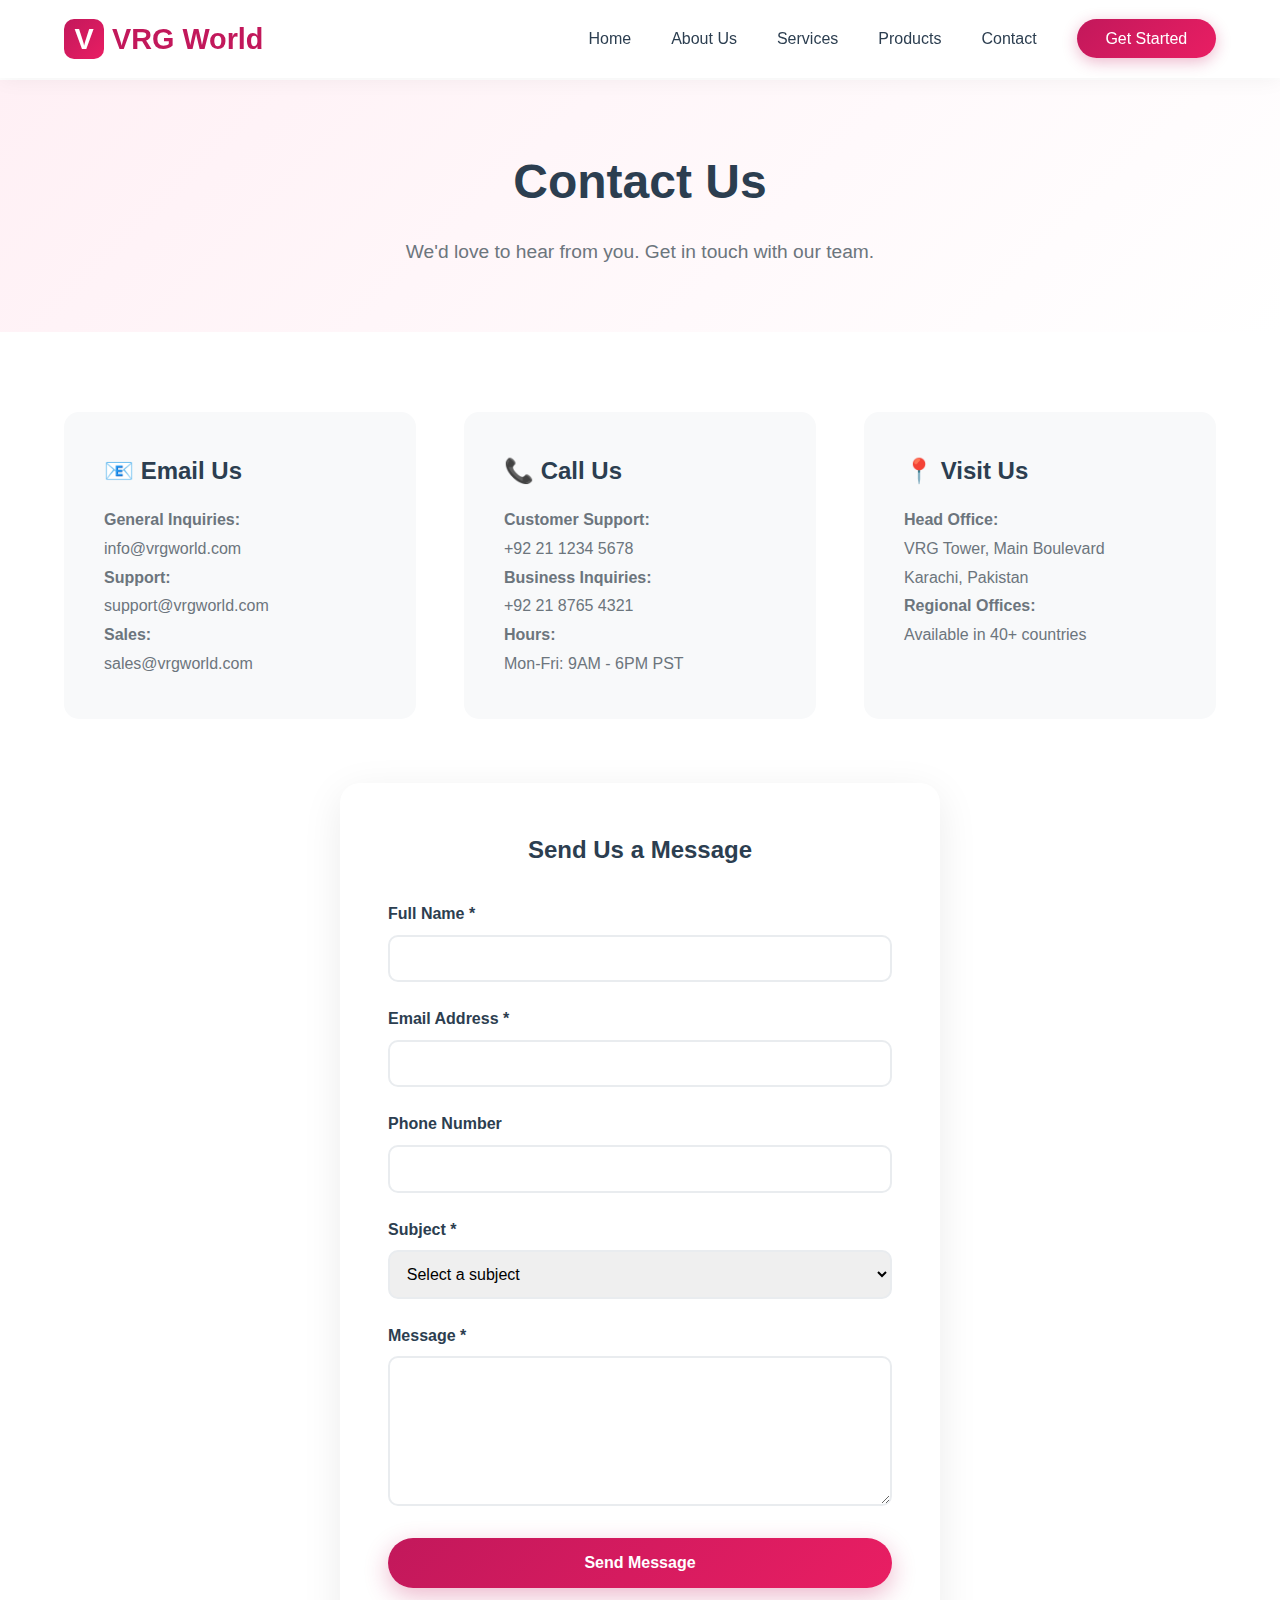
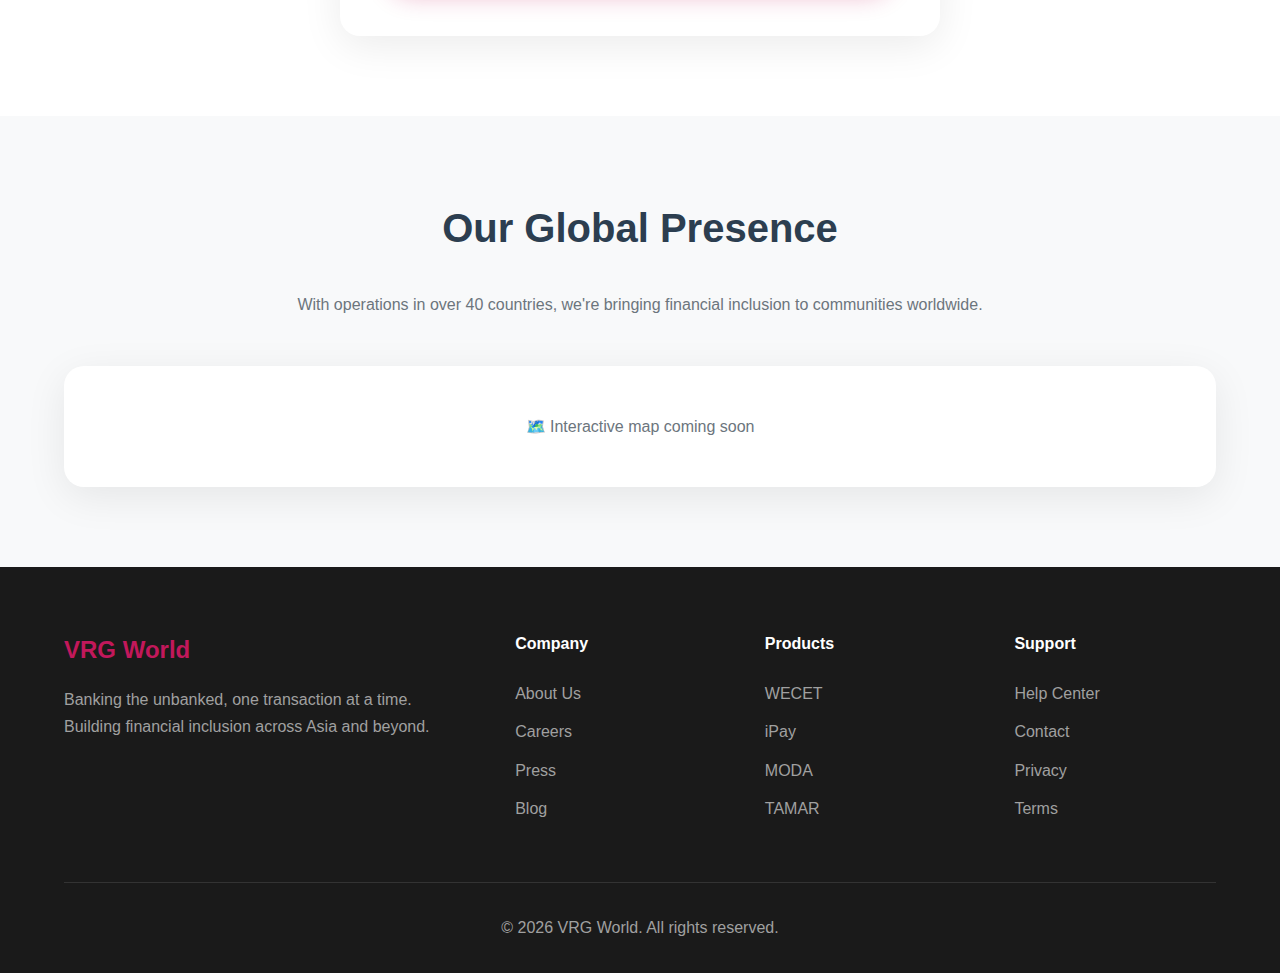
<file: contact.html>
<!DOCTYPE html>
<html lang="en">
<head>
    <meta charset="UTF-8">
    <meta name="viewport" content="width=device-width, initial-scale=1.0">
    <title>Contact Us - VRG World</title>
    <link rel="stylesheet" href="styles.css">
</head>
<body>
    <!-- Navigation -->
    <nav id="navbar">
        <div class="nav-container">
            <a href="index.html" class="logo">
                <div class="logo-icon">V</div>
                VRG World
            </a>
            <ul class="nav-links">
                <li><a href="index.html">Home</a></li>
                <li><a href="about.html">About Us</a></li>
                <li><a href="services.html">Services</a></li>
                <li><a href="products.html">Products</a></li>
                <li><a href="contact.html">Contact</a></li>
                <li><a href="get-started.html" class="cta-button">Get Started</a></li>
            </ul>
        </div>
    </nav>

    <!-- Page Header -->
    <section class="page-header">
        <h1>Contact Us</h1>
        <p>We'd love to hear from you. Get in touch with our team.</p>
    </section>

    <!-- Contact Section -->
    <section class="content-section">
        <div class="content-container">
            <div class="content-grid" style="margin-bottom: 4rem;">
                <div class="content-box">
                    <h3>📧 Email Us</h3>
                    <p><strong>General Inquiries:</strong><br>info@vrgworld.com</p>
                    <p><strong>Support:</strong><br>support@vrgworld.com</p>
                    <p><strong>Sales:</strong><br>sales@vrgworld.com</p>
                </div>
                <div class="content-box">
                    <h3>📞 Call Us</h3>
                    <p><strong>Customer Support:</strong><br>+92 21 1234 5678</p>
                    <p><strong>Business Inquiries:</strong><br>+92 21 8765 4321</p>
                    <p><strong>Hours:</strong><br>Mon-Fri: 9AM - 6PM PST</p>
                </div>
                <div class="content-box">
                    <h3>📍 Visit Us</h3>
                    <p><strong>Head Office:</strong><br>VRG Tower, Main Boulevard<br>Karachi, Pakistan</p>
                    <p><strong>Regional Offices:</strong><br>Available in 40+ countries</p>
                </div>
            </div>

            <div class="form-container">
                <h2 style="text-align: center; margin-bottom: 2rem;">Send Us a Message</h2>
                <form>
                    <div class="form-group">
                        <label for="name">Full Name *</label>
                        <input type="text" id="name" name="name" required>
                    </div>
                    
                    <div class="form-group">
                        <label for="email">Email Address *</label>
                        <input type="email" id="email" name="email" required>
                    </div>
                    
                    <div class="form-group">
                        <label for="phone">Phone Number</label>
                        <input type="tel" id="phone" name="phone">
                    </div>
                    
                    <div class="form-group">
                        <label for="subject">Subject *</label>
                        <select id="subject" name="subject" required>
                            <option value="">Select a subject</option>
                            <option value="general">General Inquiry</option>
                            <option value="support">Technical Support</option>
                            <option value="sales">Sales & Partnership</option>
                            <option value="careers">Career Opportunities</option>
                            <option value="feedback">Feedback</option>
                            <option value="other">Other</option>
                        </select>
                    </div>
                    
                    <div class="form-group">
                        <label for="message">Message *</label>
                        <textarea id="message" name="message" required></textarea>
                    </div>
                    
                    <button type="submit" class="btn-primary" style="width: 100%;">Send Message</button>
                </form>
            </div>
        </div>
    </section>

    <!-- Map Section -->
    <section class="services">
        <div class="services-container">
            <div style="text-align: center;">
                <h2 style="font-size: 2.5rem; margin-bottom: 2rem;">Our Global Presence</h2>
                <p style="color: var(--text-light); max-width: 700px; margin: 0 auto 3rem;">With operations in over 40 countries, we're bringing financial inclusion to communities worldwide.</p>
                <div style="background: white; padding: 3rem; border-radius: 20px; box-shadow: 0 10px 40px rgba(0,0,0,0.08);">
                    <p style="color: var(--text-light);">🗺️ Interactive map coming soon</p>
                </div>
            </div>
        </div>
    </section>

    <!-- Footer -->
    <footer>
        <div class="footer-container">
            <div class="footer-grid">
                <div>
                    <div class="footer-brand">VRG World</div>
                    <p class="footer-description">
                        Banking the unbanked, one transaction at a time. Building financial inclusion across Asia and beyond.
                    </p>
                </div>
                <div>
                    <h4 class="footer-title">Company</h4>
                    <ul class="footer-links">
                        <li><a href="about.html">About Us</a></li>
                        <li><a href="careers.html">Careers</a></li>
                        <li><a href="press.html">Press</a></li>
                        <li><a href="blog.html">Blog</a></li>
                    </ul>
                </div>
                <div>
                    <h4 class="footer-title">Products</h4>
                    <ul class="footer-links">
                        <li><a href="products.html#wecet">WECET</a></li>
                        <li><a href="products.html#ipay">iPay</a></li>
                        <li><a href="products.html#moda">MODA</a></li>
                        <li><a href="products.html#tamar">TAMAR</a></li>
                    </ul>
                </div>
                <div>
                    <h4 class="footer-title">Support</h4>
                    <ul class="footer-links">
                        <li><a href="help.html">Help Center</a></li>
                        <li><a href="contact.html">Contact</a></li>
                        <li><a href="privacy.html">Privacy</a></li>
                        <li><a href="terms.html">Terms</a></li>
                    </ul>
                </div>
            </div>
            <div class="footer-bottom">
                <p>&copy; 2026 VRG World. All rights reserved.</p>
            </div>
        </div>
    </footer>

    <script src="script.js"></script>
</body>
</html>
</file>
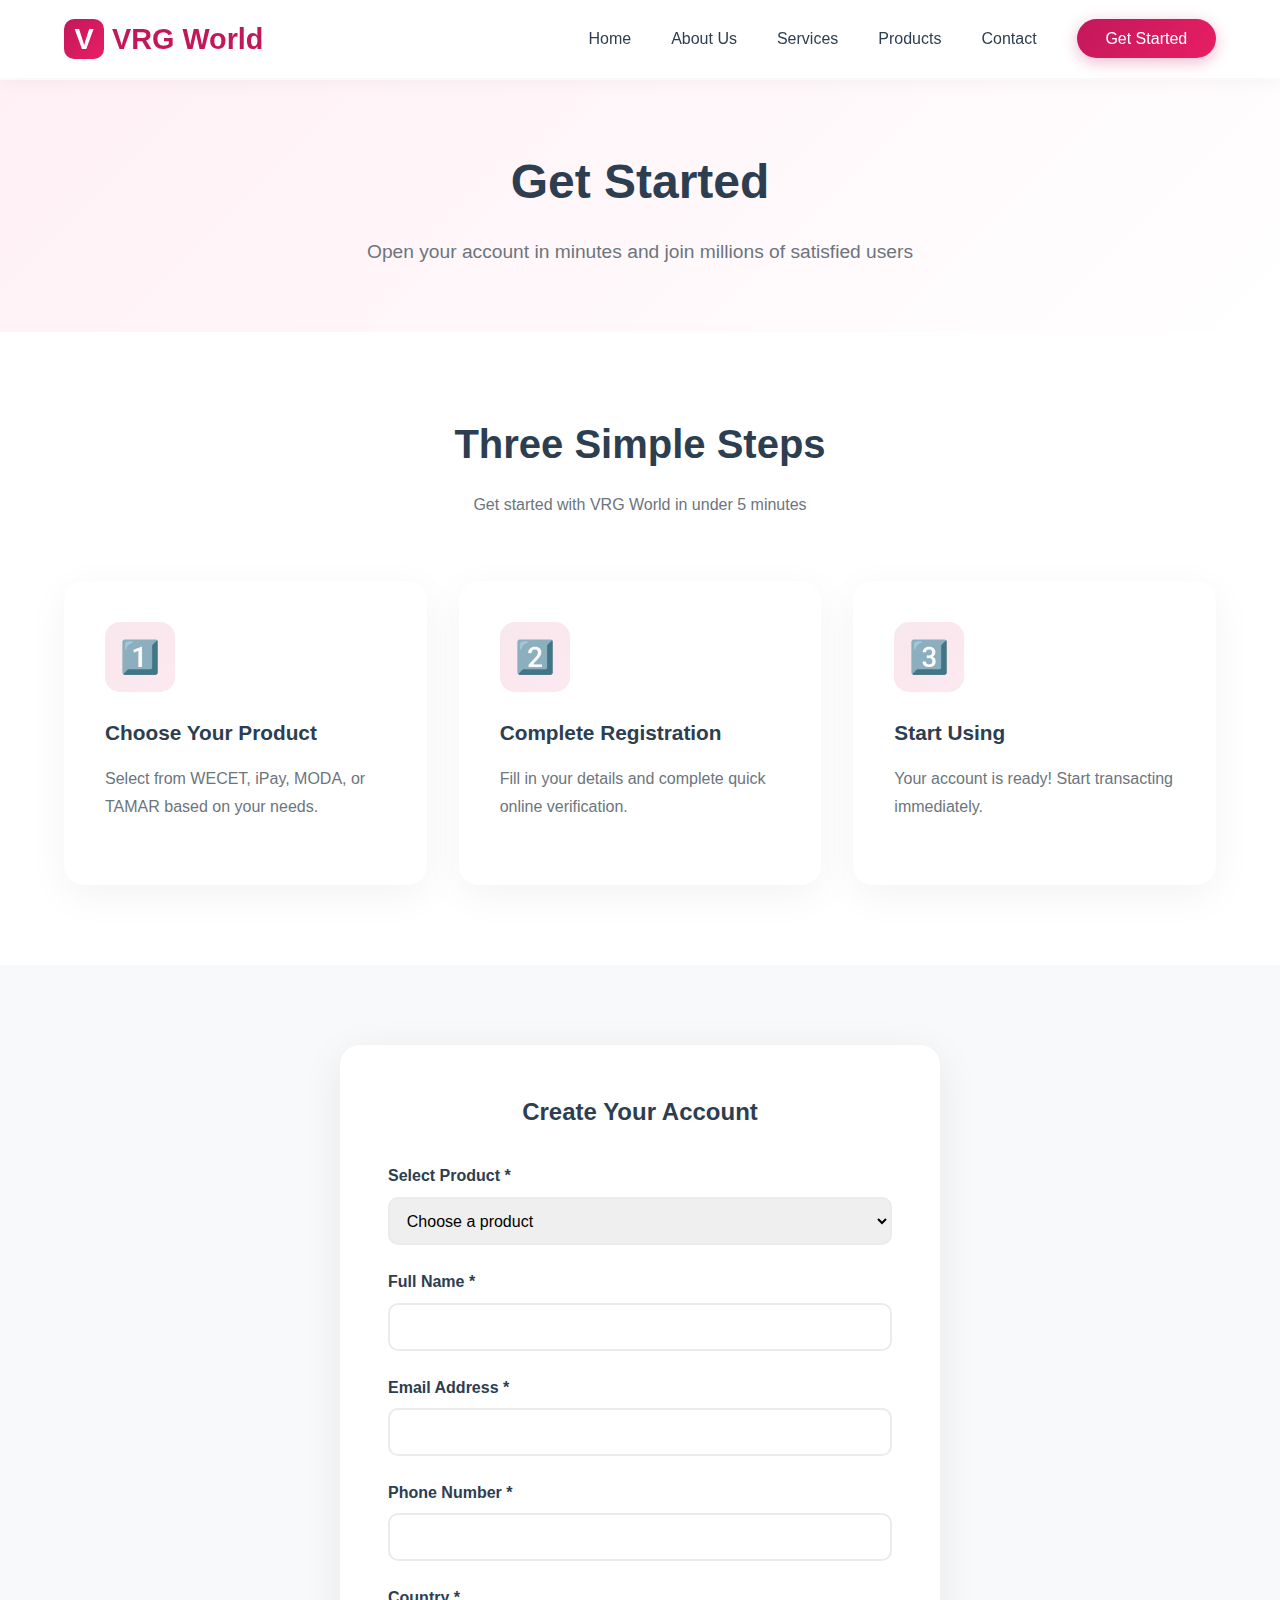
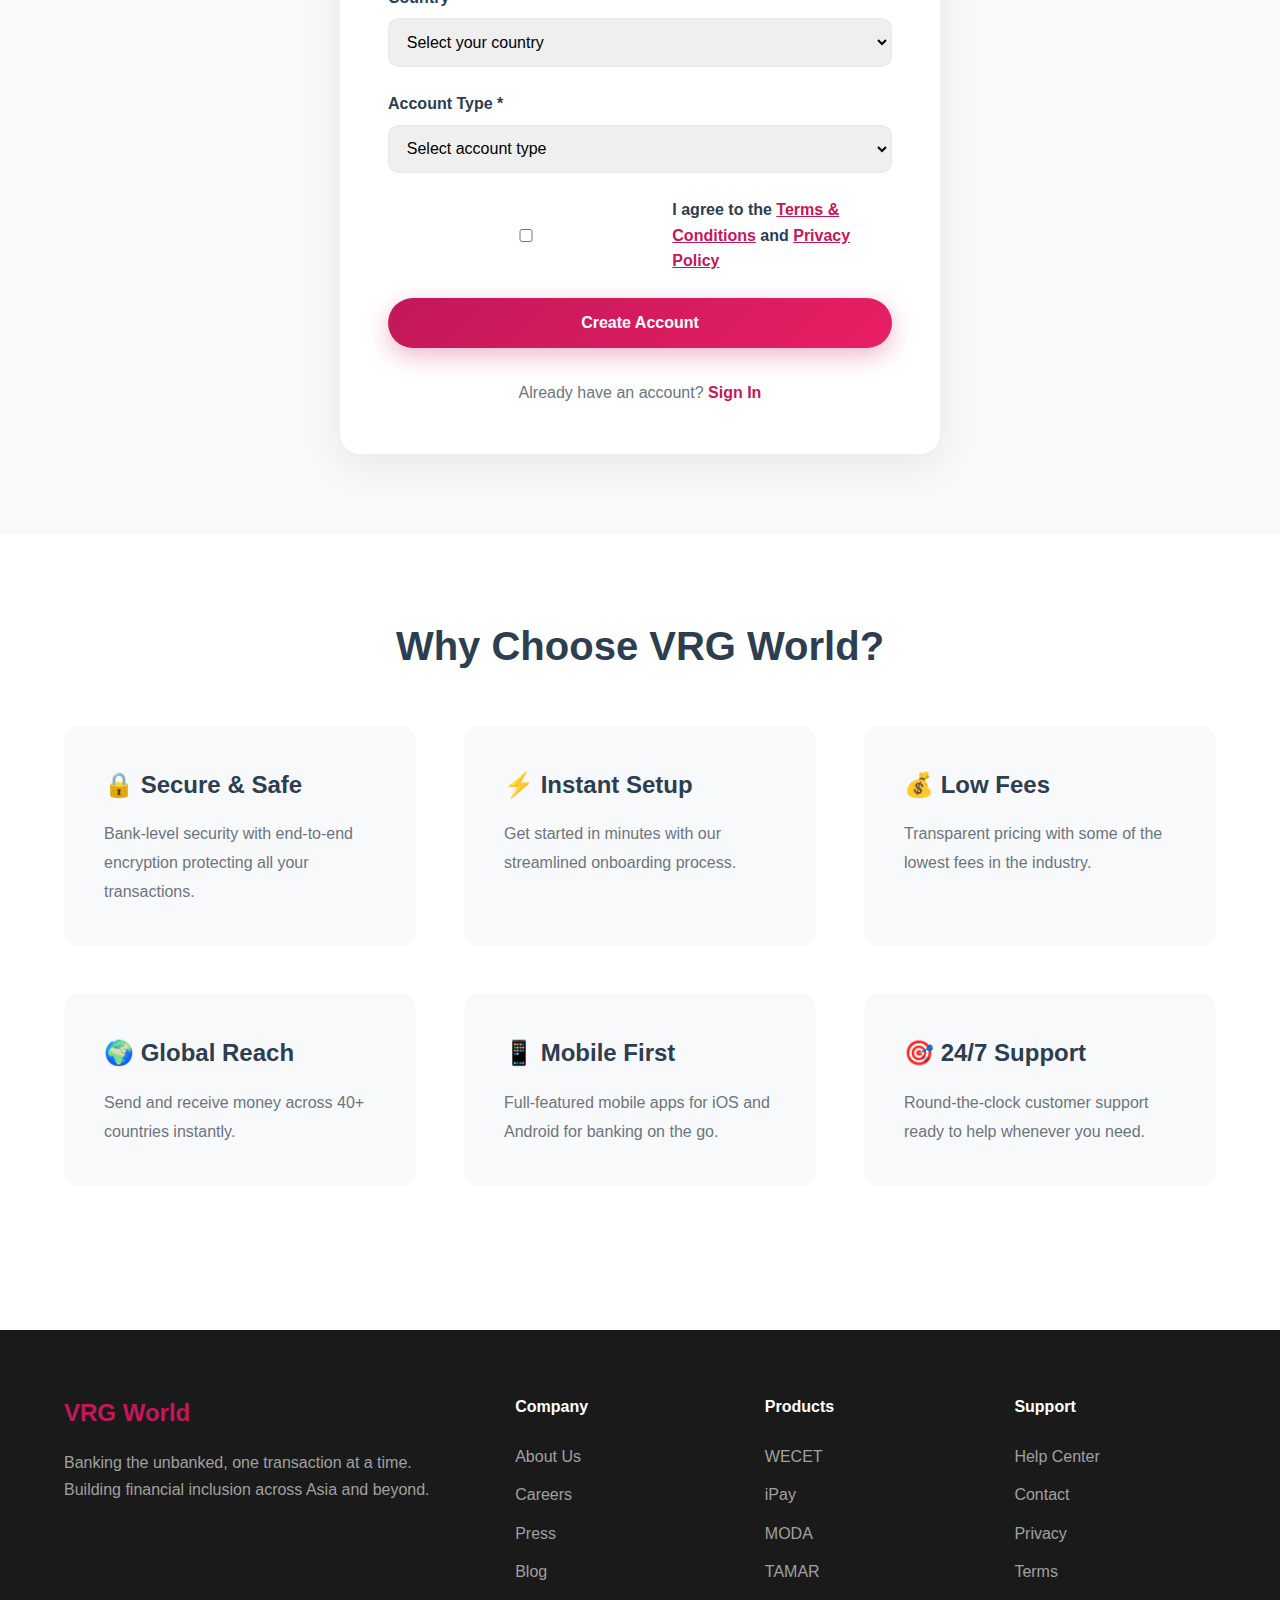
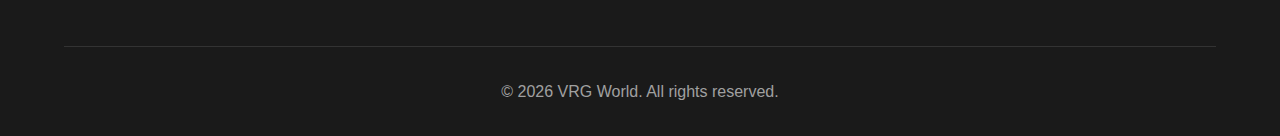
<file: get-started.html>
<!DOCTYPE html>
<html lang="en">
<head>
    <meta charset="UTF-8">
    <meta name="viewport" content="width=device-width, initial-scale=1.0">
    <title>Get Started - VRG World</title>
    <link rel="stylesheet" href="styles.css">
</head>
<body>
    <!-- Navigation -->
    <nav id="navbar">
        <div class="nav-container">
            <a href="index.html" class="logo">
                <div class="logo-icon">V</div>
                VRG World
            </a>
            <ul class="nav-links">
                <li><a href="index.html">Home</a></li>
                <li><a href="about.html">About Us</a></li>
                <li><a href="services.html">Services</a></li>
                <li><a href="products.html">Products</a></li>
                <li><a href="contact.html">Contact</a></li>
                <li><a href="get-started.html" class="cta-button">Get Started</a></li>
            </ul>
        </div>
    </nav>

    <!-- Page Header -->
    <section class="page-header">
        <h1>Get Started</h1>
        <p>Open your account in minutes and join millions of satisfied users</p>
    </section>

    <!-- Steps Section -->
    <section class="content-section">
        <div class="content-container">
            <div style="text-align: center; margin-bottom: 4rem;">
                <h2 style="font-size: 2.5rem; margin-bottom: 1rem;">Three Simple Steps</h2>
                <p style="color: var(--text-light);">Get started with VRG World in under 5 minutes</p>
            </div>
            
            <div class="services-grid">
                <div class="service-card">
                    <div class="service-icon">1️⃣</div>
                    <h3 class="service-title">Choose Your Product</h3>
                    <p class="service-description">Select from WECET, iPay, MODA, or TAMAR based on your needs.</p>
                </div>
                <div class="service-card">
                    <div class="service-icon">2️⃣</div>
                    <h3 class="service-title">Complete Registration</h3>
                    <p class="service-description">Fill in your details and complete quick online verification.</p>
                </div>
                <div class="service-card">
                    <div class="service-icon">3️⃣</div>
                    <h3 class="service-title">Start Using</h3>
                    <p class="service-description">Your account is ready! Start transacting immediately.</p>
                </div>
            </div>
        </div>
    </section>

    <!-- Registration Form -->
    <section class="services">
        <div class="services-container">
            <div class="form-container">
                <h2 style="text-align: center; margin-bottom: 2rem;">Create Your Account</h2>
                <form>
                    <div class="form-group">
                        <label for="product">Select Product *</label>
                        <select id="product" name="product" required>
                            <option value="">Choose a product</option>
                            <option value="wecet">WECET - Digital Wallet</option>
                            <option value="ipay">iPay - Payment Gateway</option>
                            <option value="moda">MODA - Digital Account</option>
                            <option value="tamar">TAMAR - Enterprise Solution</option>
                        </select>
                    </div>
                    
                    <div class="form-group">
                        <label for="fullname">Full Name *</label>
                        <input type="text" id="fullname" name="fullname" required>
                    </div>
                    
                    <div class="form-group">
                        <label for="email">Email Address *</label>
                        <input type="email" id="email" name="email" required>
                    </div>
                    
                    <div class="form-group">
                        <label for="phone">Phone Number *</label>
                        <input type="tel" id="phone" name="phone" required>
                    </div>
                    
                    <div class="form-group">
                        <label for="country">Country *</label>
                        <select id="country" name="country" required>
                            <option value="">Select your country</option>
                            <option value="pk">Pakistan</option>
                            <option value="bd">Bangladesh</option>
                            <option value="in">India</option>
                            <option value="ph">Philippines</option>
                            <option value="id">Indonesia</option>
                            <option value="other">Other</option>
                        </select>
                    </div>
                    
                    <div class="form-group">
                        <label for="accounttype">Account Type *</label>
                        <select id="accounttype" name="accounttype" required>
                            <option value="">Select account type</option>
                            <option value="personal">Personal</option>
                            <option value="business">Business</option>
                        </select>
                    </div>
                    
                    <div class="form-group">
                        <label style="display: flex; align-items: center; gap: 0.5rem; cursor: pointer;">
                            <input type="checkbox" required>
                            <span>I agree to the <a href="terms.html" style="color: var(--primary-pink);">Terms & Conditions</a> and <a href="privacy.html" style="color: var(--primary-pink);">Privacy Policy</a></span>
                        </label>
                    </div>
                    
                    <button type="submit" class="btn-primary" style="width: 100%;">Create Account</button>
                </form>
                
                <p style="text-align: center; margin-top: 2rem; color: var(--text-light);">
                    Already have an account? <a href="login.html" style="color: var(--primary-pink); text-decoration: none; font-weight: 600;">Sign In</a>
                </p>
            </div>
        </div>
    </section>

    <!-- Features -->
    <section class="content-section">
        <div class="content-container">
            <div style="text-align: center; margin-bottom: 3rem;">
                <h2 style="font-size: 2.5rem; margin-bottom: 1rem;">Why Choose VRG World?</h2>
            </div>
            
            <div class="content-grid">
                <div class="content-box">
                    <h3>🔒 Secure & Safe</h3>
                    <p>Bank-level security with end-to-end encryption protecting all your transactions.</p>
                </div>
                <div class="content-box">
                    <h3>⚡ Instant Setup</h3>
                    <p>Get started in minutes with our streamlined onboarding process.</p>
                </div>
                <div class="content-box">
                    <h3>💰 Low Fees</h3>
                    <p>Transparent pricing with some of the lowest fees in the industry.</p>
                </div>
                <div class="content-box">
                    <h3>🌍 Global Reach</h3>
                    <p>Send and receive money across 40+ countries instantly.</p>
                </div>
                <div class="content-box">
                    <h3>📱 Mobile First</h3>
                    <p>Full-featured mobile apps for iOS and Android for banking on the go.</p>
                </div>
                <div class="content-box">
                    <h3>🎯 24/7 Support</h3>
                    <p>Round-the-clock customer support ready to help whenever you need.</p>
                </div>
            </div>
        </div>
    </section>

    <!-- Footer -->
    <footer>
        <div class="footer-container">
            <div class="footer-grid">
                <div>
                    <div class="footer-brand">VRG World</div>
                    <p class="footer-description">
                        Banking the unbanked, one transaction at a time. Building financial inclusion across Asia and beyond.
                    </p>
                </div>
                <div>
                    <h4 class="footer-title">Company</h4>
                    <ul class="footer-links">
                        <li><a href="about.html">About Us</a></li>
                        <li><a href="careers.html">Careers</a></li>
                        <li><a href="press.html">Press</a></li>
                        <li><a href="blog.html">Blog</a></li>
                    </ul>
                </div>
                <div>
                    <h4 class="footer-title">Products</h4>
                    <ul class="footer-links">
                        <li><a href="products.html#wecet">WECET</a></li>
                        <li><a href="products.html#ipay">iPay</a></li>
                        <li><a href="products.html#moda">MODA</a></li>
                        <li><a href="products.html#tamar">TAMAR</a></li>
                    </ul>
                </div>
                <div>
                    <h4 class="footer-title">Support</h4>
                    <ul class="footer-links">
                        <li><a href="help.html">Help Center</a></li>
                        <li><a href="contact.html">Contact</a></li>
                        <li><a href="privacy.html">Privacy</a></li>
                        <li><a href="terms.html">Terms</a></li>
                    </ul>
                </div>
            </div>
            <div class="footer-bottom">
                <p>&copy; 2026 VRG World. All rights reserved.</p>
            </div>
        </div>
    </footer>

    <script src="script.js"></script>
</body>
</html>
</file>
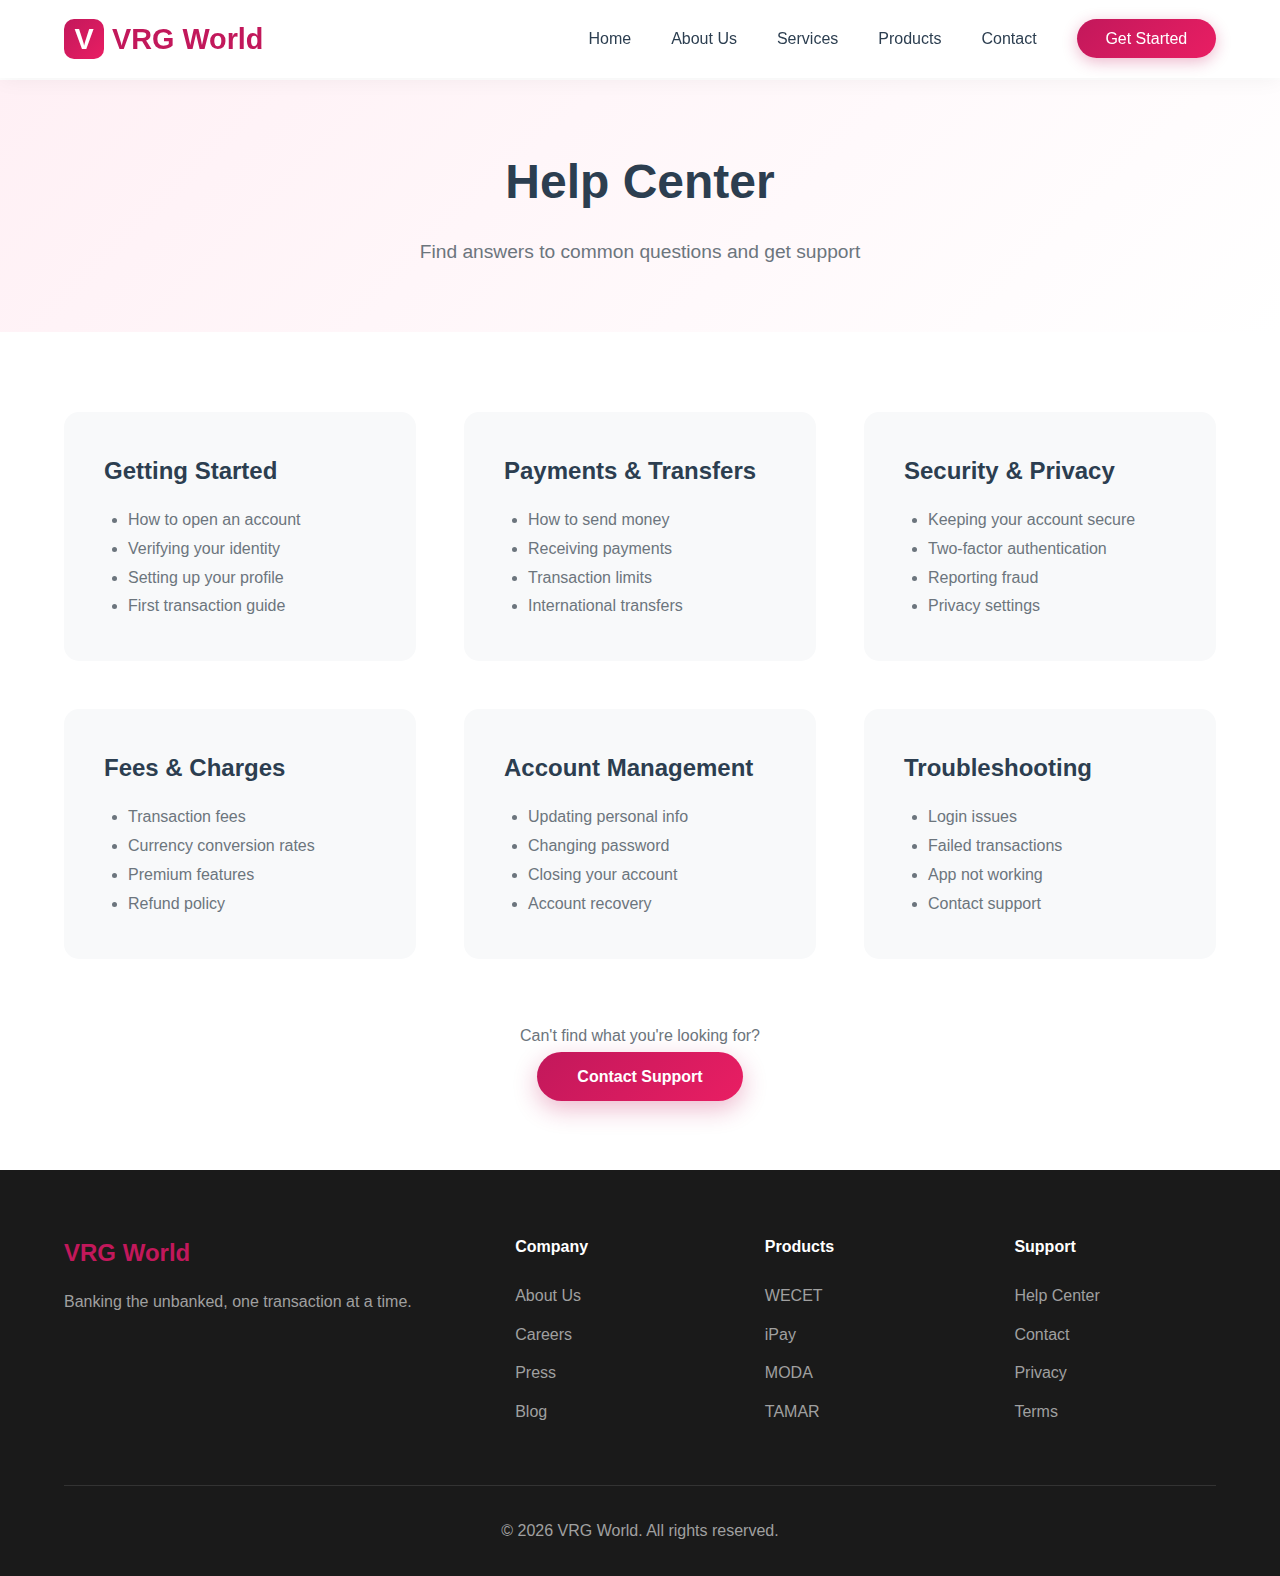
<file: help.html>
<!DOCTYPE html>
<html lang="en">
<head>
    <meta charset="UTF-8">
    <meta name="viewport" content="width=device-width, initial-scale=1.0">
    <title>Help Center - VRG World</title>
    <link rel="stylesheet" href="styles.css">
</head>
<body>
    <nav id="navbar">
        <div class="nav-container">
            <a href="index.html" class="logo"><div class="logo-icon">V</div>VRG World</a>
            <ul class="nav-links">
                <li><a href="index.html">Home</a></li>
                <li><a href="about.html">About Us</a></li>
                <li><a href="services.html">Services</a></li>
                <li><a href="products.html">Products</a></li>
                <li><a href="contact.html">Contact</a></li>
                <li><a href="get-started.html" class="cta-button">Get Started</a></li>
            </ul>
        </div>
    </nav>
    <section class="page-header">
        <h1>Help Center</h1>
        <p>Find answers to common questions and get support</p>
    </section>
    <section class="content-section">
        <div class="content-container">
            <div class="content-grid">
                <div class="content-box">
                    <h3>Getting Started</h3>
                    <ul><li>How to open an account</li><li>Verifying your identity</li><li>Setting up your profile</li><li>First transaction guide</li></ul>
                </div>
                <div class="content-box">
                    <h3>Payments & Transfers</h3>
                    <ul><li>How to send money</li><li>Receiving payments</li><li>Transaction limits</li><li>International transfers</li></ul>
                </div>
                <div class="content-box">
                    <h3>Security & Privacy</h3>
                    <ul><li>Keeping your account secure</li><li>Two-factor authentication</li><li>Reporting fraud</li><li>Privacy settings</li></ul>
                </div>
                <div class="content-box">
                    <h3>Fees & Charges</h3>
                    <ul><li>Transaction fees</li><li>Currency conversion rates</li><li>Premium features</li><li>Refund policy</li></ul>
                </div>
                <div class="content-box">
                    <h3>Account Management</h3>
                    <ul><li>Updating personal info</li><li>Changing password</li><li>Closing your account</li><li>Account recovery</li></ul>
                </div>
                <div class="content-box">
                    <h3>Troubleshooting</h3>
                    <ul><li>Login issues</li><li>Failed transactions</li><li>App not working</li><li>Contact support</li></ul>
                </div>
            </div>
            <div style="text-align: center; margin-top: 3rem;">
                <p style="color: var(--text-light); margin-bottom: 1rem;">Can't find what you're looking for?</p>
                <a href="contact.html" class="btn-primary">Contact Support</a>
            </div>
        </div>
    </section>
    <footer>
        <div class="footer-container">
            <div class="footer-grid">
                <div><div class="footer-brand">VRG World</div><p class="footer-description">Banking the unbanked, one transaction at a time.</p></div>
                <div><h4 class="footer-title">Company</h4><ul class="footer-links"><li><a href="about.html">About Us</a></li><li><a href="careers.html">Careers</a></li><li><a href="press.html">Press</a></li><li><a href="blog.html">Blog</a></li></ul></div>
                <div><h4 class="footer-title">Products</h4><ul class="footer-links"><li><a href="products.html#wecet">WECET</a></li><li><a href="products.html#ipay">iPay</a></li><li><a href="products.html#moda">MODA</a></li><li><a href="products.html#tamar">TAMAR</a></li></ul></div>
                <div><h4 class="footer-title">Support</h4><ul class="footer-links"><li><a href="help.html">Help Center</a></li><li><a href="contact.html">Contact</a></li><li><a href="privacy.html">Privacy</a></li><li><a href="terms.html">Terms</a></li></ul></div>
            </div>
            <div class="footer-bottom"><p>&copy; 2026 VRG World. All rights reserved.</p></div>
        </div>
    </footer>
    <script src="script.js"></script>
</body>
</html>
</file>
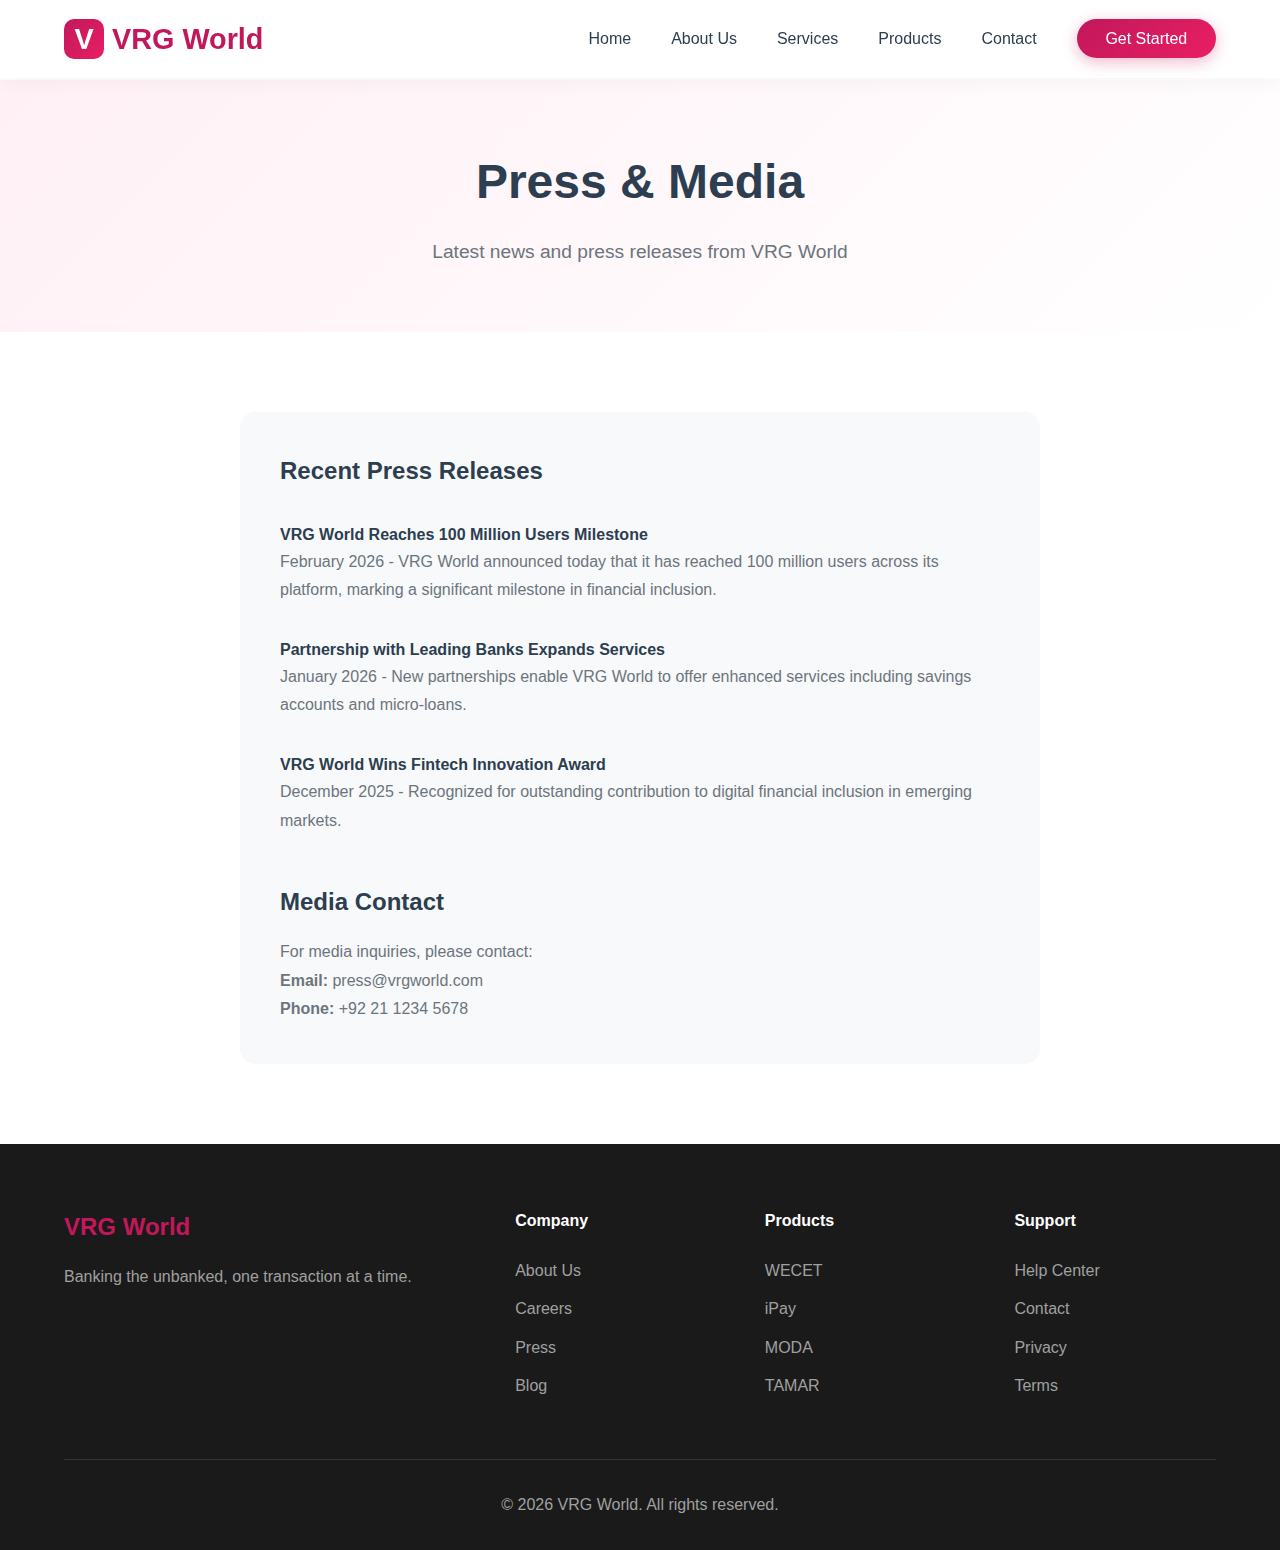
<file: press.html>
<!DOCTYPE html>
<html lang="en">
<head>
    <meta charset="UTF-8">
    <meta name="viewport" content="width=device-width, initial-scale=1.0">
    <title>Press & Media - VRG World</title>
    <link rel="stylesheet" href="styles.css">
</head>
<body>
    <nav id="navbar">
        <div class="nav-container">
            <a href="index.html" class="logo">
                <div class="logo-icon">V</div>
                VRG World
            </a>
            <ul class="nav-links">
                <li><a href="index.html">Home</a></li>
                <li><a href="about.html">About Us</a></li>
                <li><a href="services.html">Services</a></li>
                <li><a href="products.html">Products</a></li>
                <li><a href="contact.html">Contact</a></li>
                <li><a href="get-started.html" class="cta-button">Get Started</a></li>
            </ul>
        </div>
    </nav>
    <section class="page-header">
        <h1>Press & Media</h1>
        <p>Latest news and press releases from VRG World</p>
    </section>
    <section class="content-section">
        <div class="content-container">
            <div class="content-box" style="max-width: 800px; margin: 0 auto;">
                <h3>Recent Press Releases</h3>
                <div style="margin-top: 2rem;">
                    <h4>VRG World Reaches 100 Million Users Milestone</h4>
                    <p style="color: var(--text-light); margin-bottom: 1rem;">February 2026 - VRG World announced today that it has reached 100 million users across its platform, marking a significant milestone in financial inclusion.</p>
                    
                    <h4 style="margin-top: 2rem;">Partnership with Leading Banks Expands Services</h4>
                    <p style="color: var(--text-light); margin-bottom: 1rem;">January 2026 - New partnerships enable VRG World to offer enhanced services including savings accounts and micro-loans.</p>
                    
                    <h4 style="margin-top: 2rem;">VRG World Wins Fintech Innovation Award</h4>
                    <p style="color: var(--text-light); margin-bottom: 1rem;">December 2025 - Recognized for outstanding contribution to digital financial inclusion in emerging markets.</p>
                </div>
                
                <div style="margin-top: 3rem;">
                    <h3>Media Contact</h3>
                    <p style="margin-top: 1rem;">For media inquiries, please contact:<br>
                    <strong>Email:</strong> press@vrgworld.com<br>
                    <strong>Phone:</strong> +92 21 1234 5678</p>
                </div>
            </div>
        </div>
    </section>
    <footer>
        <div class="footer-container">
            <div class="footer-grid">
                <div>
                    <div class="footer-brand">VRG World</div>
                    <p class="footer-description">Banking the unbanked, one transaction at a time.</p>
                </div>
                <div>
                    <h4 class="footer-title">Company</h4>
                    <ul class="footer-links">
                        <li><a href="about.html">About Us</a></li>
                        <li><a href="careers.html">Careers</a></li>
                        <li><a href="press.html">Press</a></li>
                        <li><a href="blog.html">Blog</a></li>
                    </ul>
                </div>
                <div>
                    <h4 class="footer-title">Products</h4>
                    <ul class="footer-links">
                        <li><a href="products.html#wecet">WECET</a></li>
                        <li><a href="products.html#ipay">iPay</a></li>
                        <li><a href="products.html#moda">MODA</a></li>
                        <li><a href="products.html#tamar">TAMAR</a></li>
                    </ul>
                </div>
                <div>
                    <h4 class="footer-title">Support</h4>
                    <ul class="footer-links">
                        <li><a href="help.html">Help Center</a></li>
                        <li><a href="contact.html">Contact</a></li>
                        <li><a href="privacy.html">Privacy</a></li>
                        <li><a href="terms.html">Terms</a></li>
                    </ul>
                </div>
            </div>
            <div class="footer-bottom">
                <p>&copy; 2026 VRG World. All rights reserved.</p>
            </div>
        </div>
    </footer>
    <script src="script.js"></script>
</body>
</html>
</file>
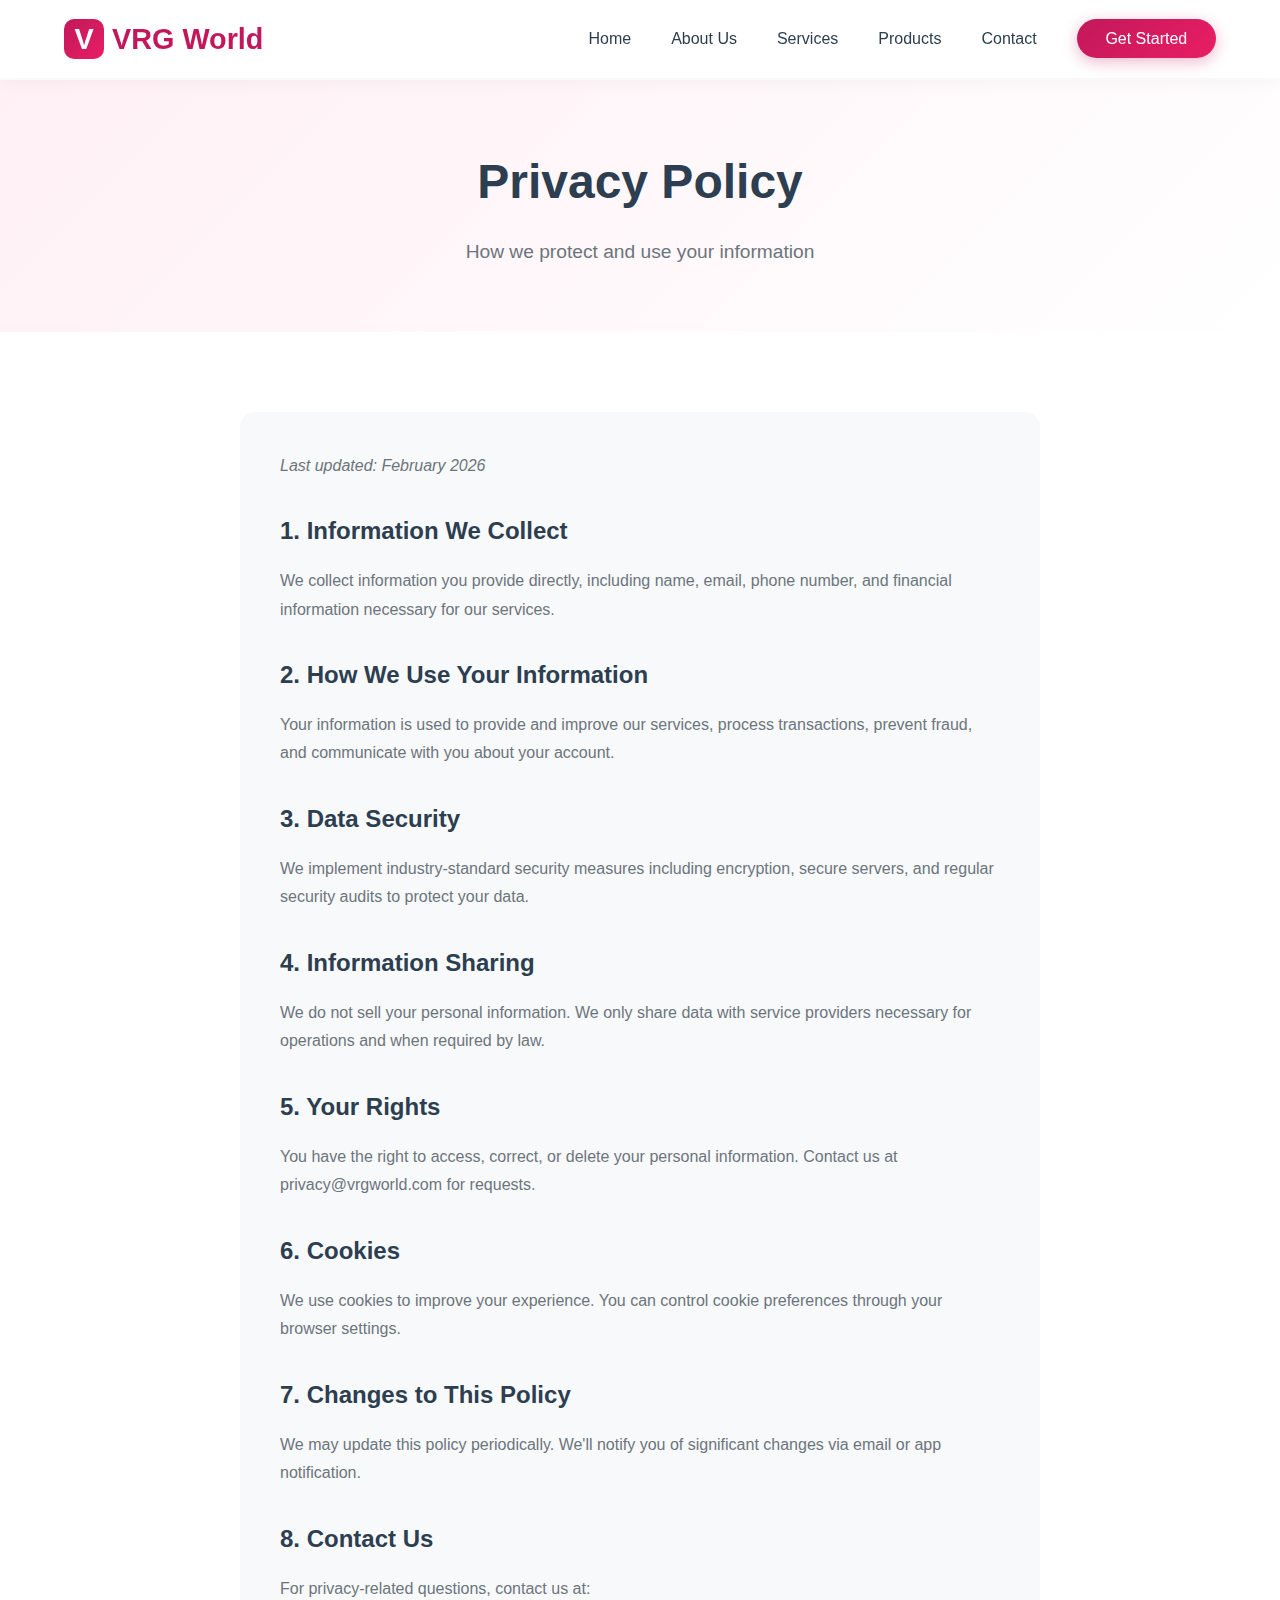
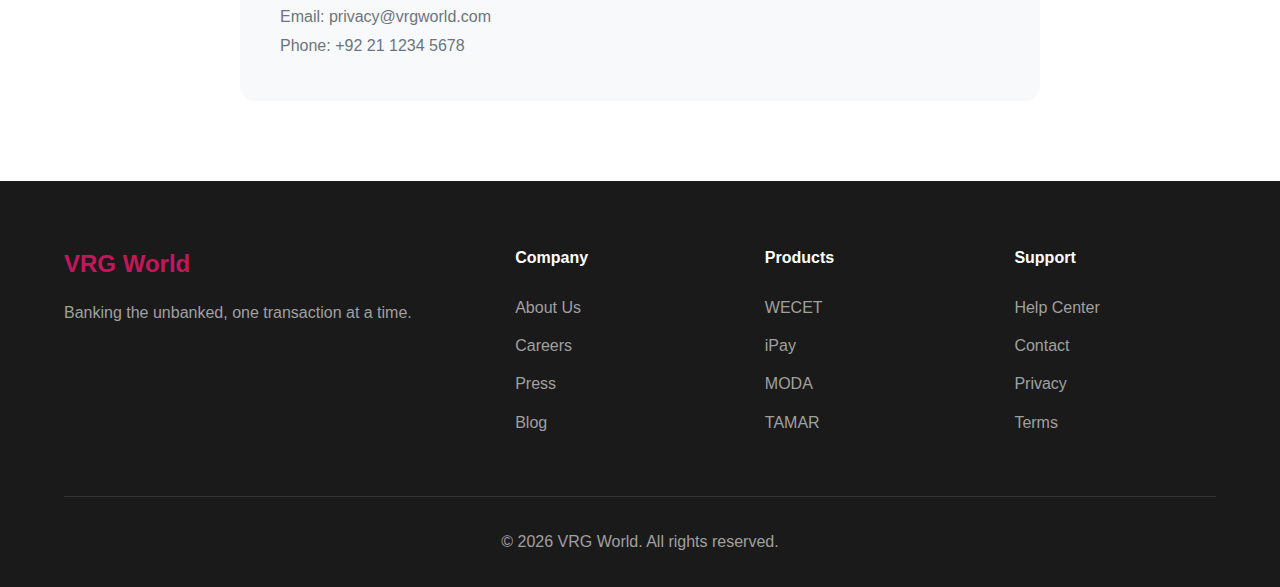
<file: privacy.html>
<!DOCTYPE html>
<html lang="en">
<head>
    <meta charset="UTF-8">
    <meta name="viewport" content="width=device-width, initial-scale=1.0">
    <title>Privacy Policy - VRG World</title>
    <link rel="stylesheet" href="styles.css">
</head>
<body>
    <nav id="navbar">
        <div class="nav-container">
            <a href="index.html" class="logo"><div class="logo-icon">V</div>VRG World</a>
            <ul class="nav-links">
                <li><a href="index.html">Home</a></li>
                <li><a href="about.html">About Us</a></li>
                <li><a href="services.html">Services</a></li>
                <li><a href="products.html">Products</a></li>
                <li><a href="contact.html">Contact</a></li>
                <li><a href="get-started.html" class="cta-button">Get Started</a></li>
            </ul>
        </div>
    </nav>
    <section class="page-header">
        <h1>Privacy Policy</h1>
        <p>How we protect and use your information</p>
    </section>
    <section class="content-section">
        <div class="content-container">
            <div class="content-box" style="max-width: 800px; margin: 0 auto;">
                <p style="color: var(--text-light); margin-bottom: 2rem;"><em>Last updated: February 2026</em></p>
                
                <h3>1. Information We Collect</h3>
                <p>We collect information you provide directly, including name, email, phone number, and financial information necessary for our services.</p>
                
                <h3 style="margin-top: 2rem;">2. How We Use Your Information</h3>
                <p>Your information is used to provide and improve our services, process transactions, prevent fraud, and communicate with you about your account.</p>
                
                <h3 style="margin-top: 2rem;">3. Data Security</h3>
                <p>We implement industry-standard security measures including encryption, secure servers, and regular security audits to protect your data.</p>
                
                <h3 style="margin-top: 2rem;">4. Information Sharing</h3>
                <p>We do not sell your personal information. We only share data with service providers necessary for operations and when required by law.</p>
                
                <h3 style="margin-top: 2rem;">5. Your Rights</h3>
                <p>You have the right to access, correct, or delete your personal information. Contact us at privacy@vrgworld.com for requests.</p>
                
                <h3 style="margin-top: 2rem;">6. Cookies</h3>
                <p>We use cookies to improve your experience. You can control cookie preferences through your browser settings.</p>
                
                <h3 style="margin-top: 2rem;">7. Changes to This Policy</h3>
                <p>We may update this policy periodically. We'll notify you of significant changes via email or app notification.</p>
                
                <h3 style="margin-top: 2rem;">8. Contact Us</h3>
                <p>For privacy-related questions, contact us at:<br>Email: privacy@vrgworld.com<br>Phone: +92 21 1234 5678</p>
            </div>
        </div>
    </section>
    <footer>
        <div class="footer-container">
            <div class="footer-grid">
                <div><div class="footer-brand">VRG World</div><p class="footer-description">Banking the unbanked, one transaction at a time.</p></div>
                <div><h4 class="footer-title">Company</h4><ul class="footer-links"><li><a href="about.html">About Us</a></li><li><a href="careers.html">Careers</a></li><li><a href="press.html">Press</a></li><li><a href="blog.html">Blog</a></li></ul></div>
                <div><h4 class="footer-title">Products</h4><ul class="footer-links"><li><a href="products.html#wecet">WECET</a></li><li><a href="products.html#ipay">iPay</a></li><li><a href="products.html#moda">MODA</a></li><li><a href="products.html#tamar">TAMAR</a></li></ul></div>
                <div><h4 class="footer-title">Support</h4><ul class="footer-links"><li><a href="help.html">Help Center</a></li><li><a href="contact.html">Contact</a></li><li><a href="privacy.html">Privacy</a></li><li><a href="terms.html">Terms</a></li></ul></div>
            </div>
            <div class="footer-bottom"><p>&copy; 2026 VRG World. All rights reserved.</p></div>
        </div>
    </footer>
    <script src="script.js"></script>
</body>
</html>
</file>
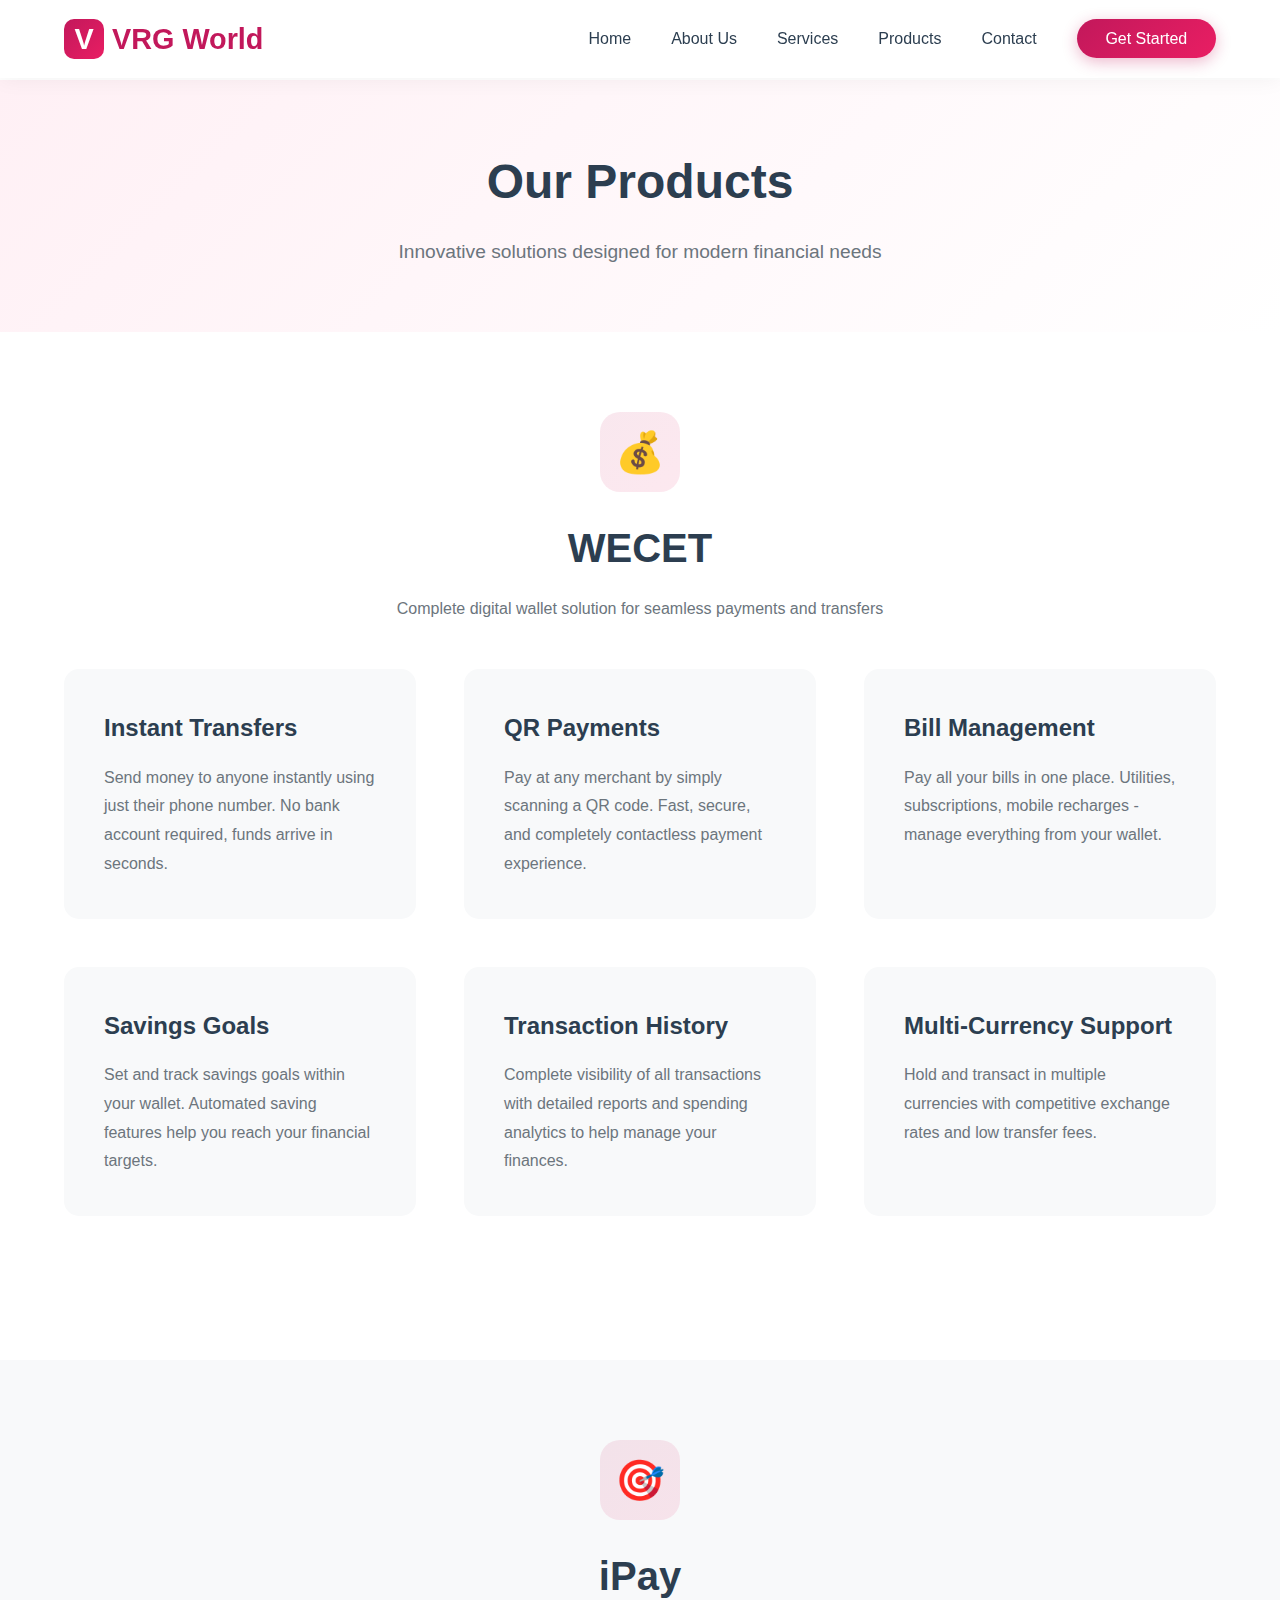
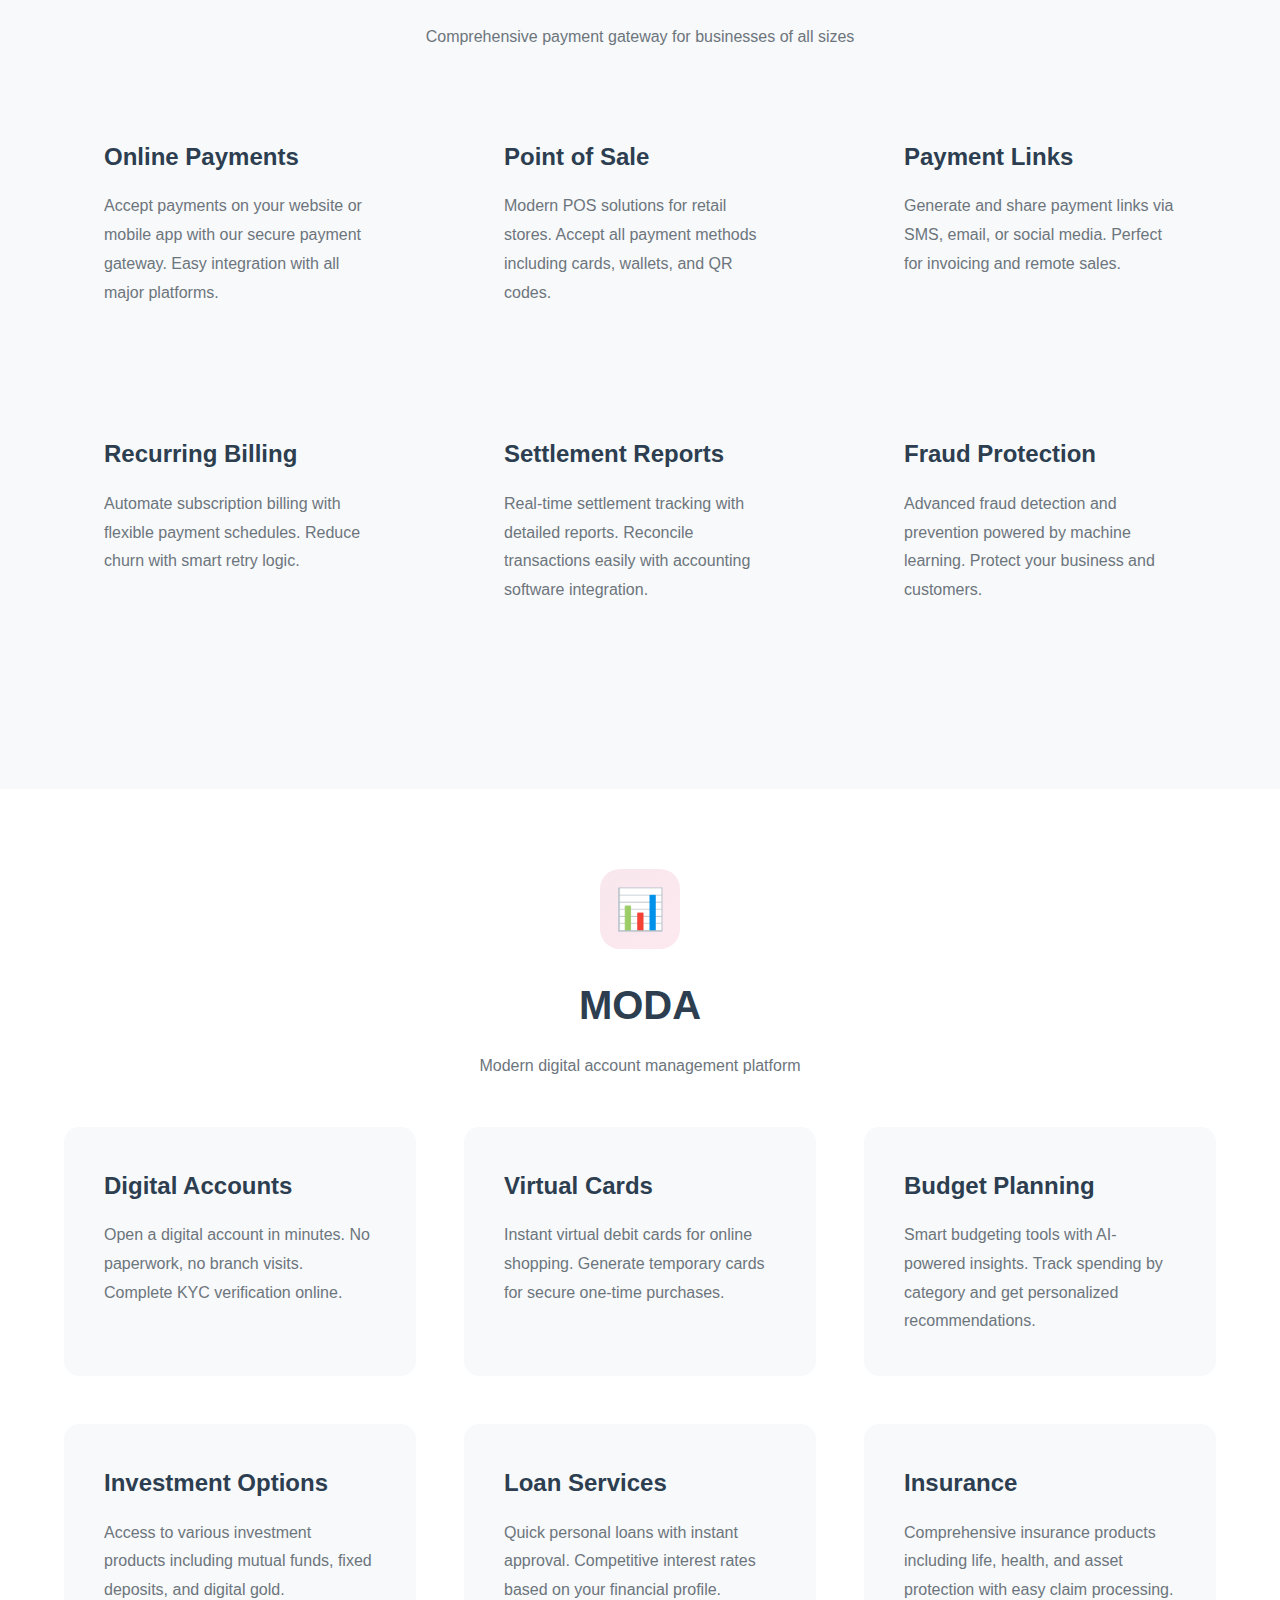
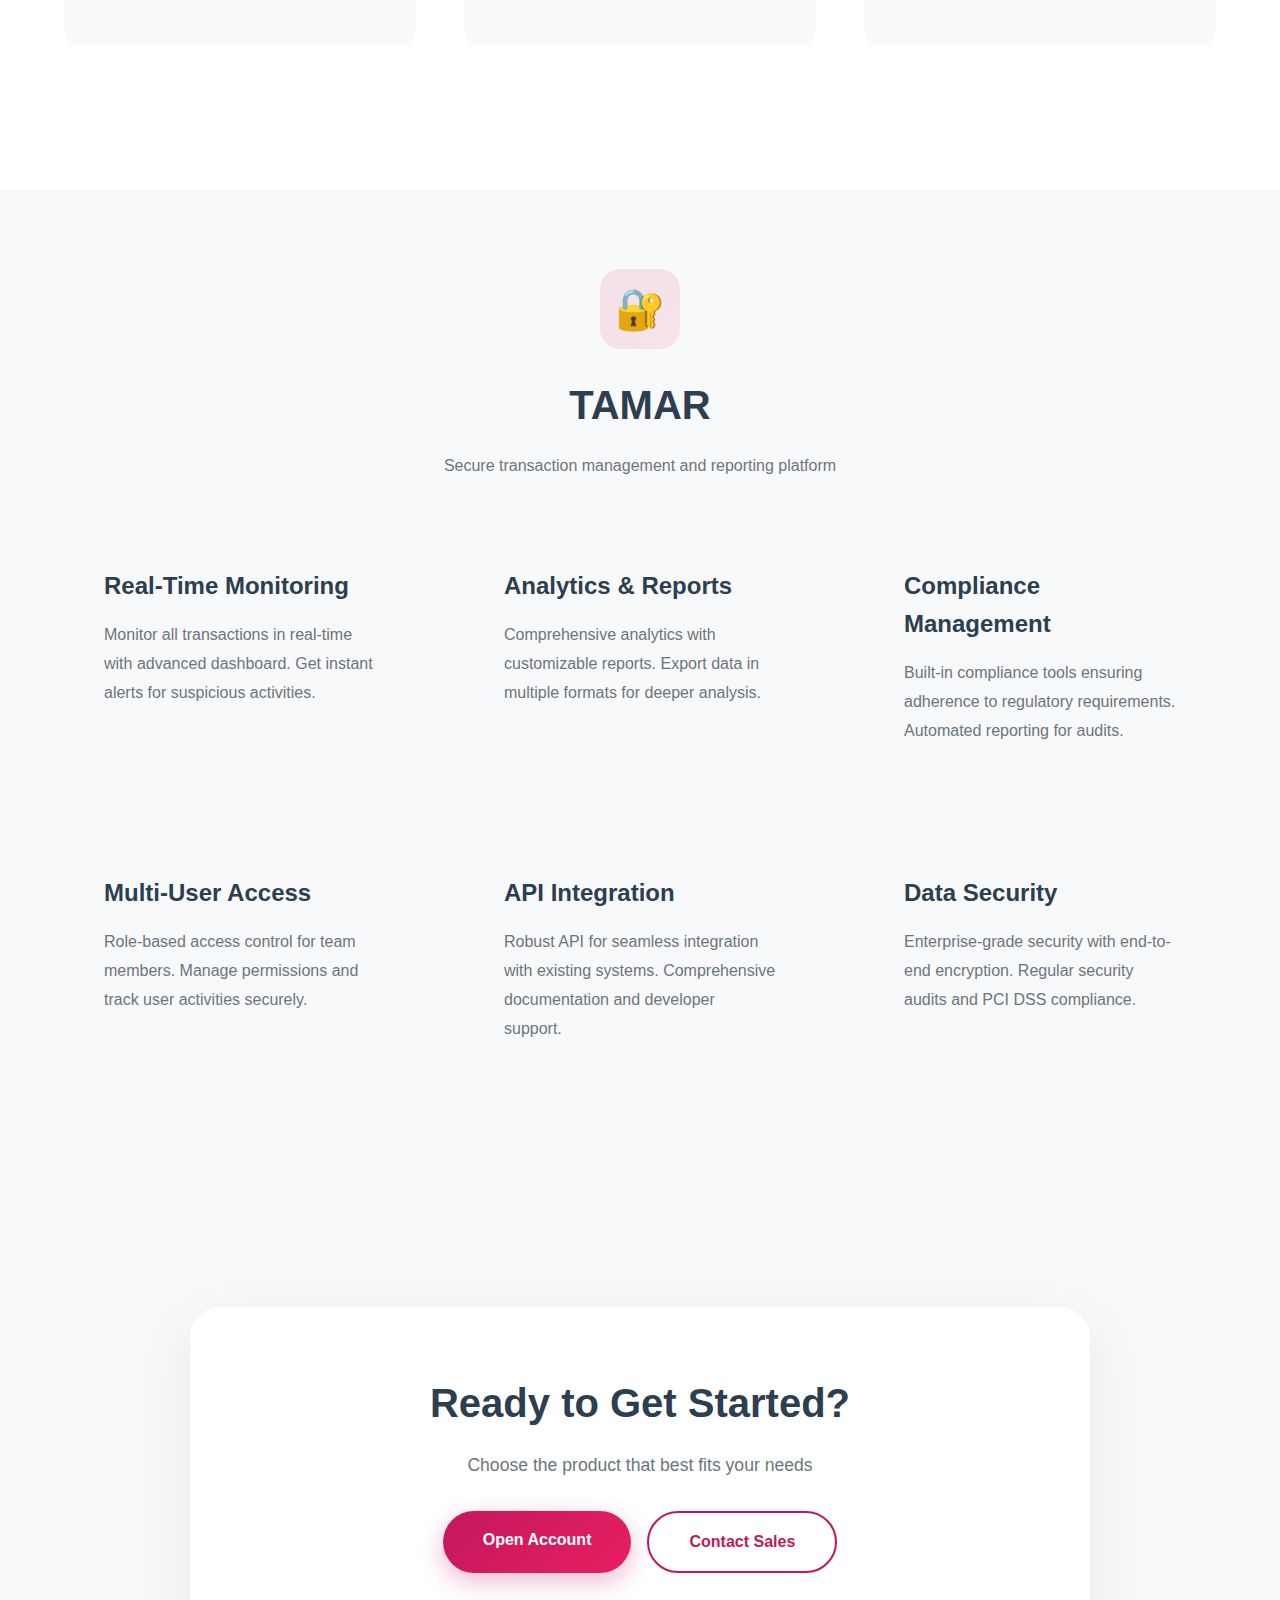
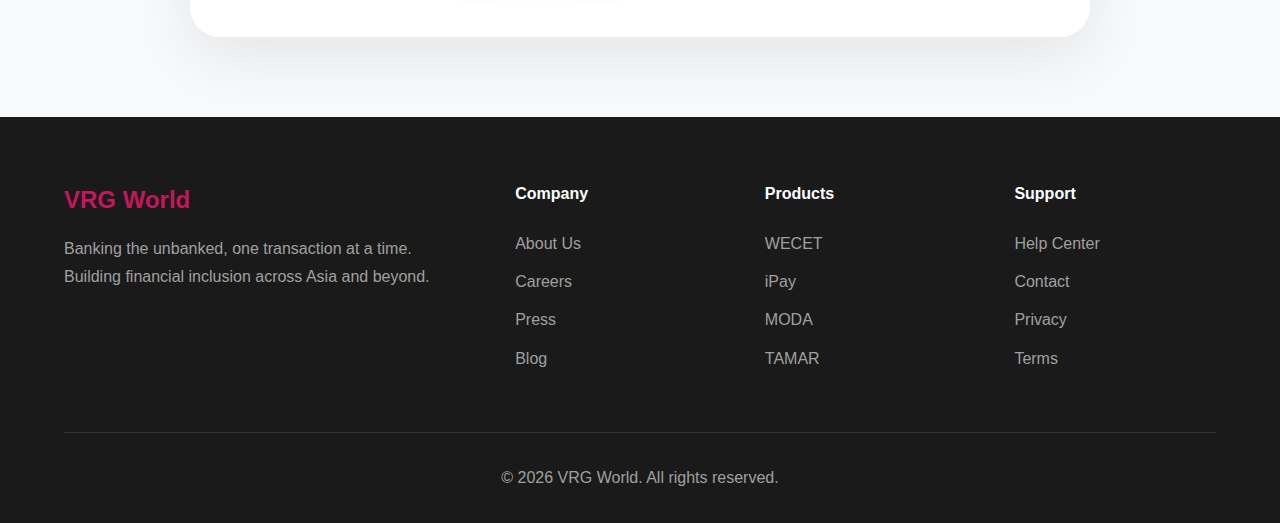
<file: products.html>
<!DOCTYPE html>
<html lang="en">
<head>
    <meta charset="UTF-8">
    <meta name="viewport" content="width=device-width, initial-scale=1.0">
    <title>Our Products - VRG World</title>
    <link rel="stylesheet" href="styles.css">
</head>
<body>
    <!-- Navigation -->
    <nav id="navbar">
        <div class="nav-container">
            <a href="index.html" class="logo">
                <div class="logo-icon">V</div>
                VRG World
            </a>
            <ul class="nav-links">
                <li><a href="index.html">Home</a></li>
                <li><a href="about.html">About Us</a></li>
                <li><a href="services.html">Services</a></li>
                <li><a href="products.html">Products</a></li>
                <li><a href="contact.html">Contact</a></li>
                <li><a href="get-started.html" class="cta-button">Get Started</a></li>
            </ul>
        </div>
    </nav>

    <!-- Page Header -->
    <section class="page-header">
        <h1>Our Products</h1>
        <p>Innovative solutions designed for modern financial needs</p>
    </section>

    <!-- WECET -->
    <section class="content-section" id="wecet">
        <div class="content-container">
            <div style="text-align: center; margin-bottom: 3rem;">
                <div style="width: 80px; height: 80px; background: linear-gradient(135deg, rgba(194, 24, 91, 0.1), rgba(233, 30, 99, 0.1)); border-radius: 20px; display: inline-flex; align-items: center; justify-content: center; margin-bottom: 1.5rem; font-size: 2.5rem;">💰</div>
                <h2 style="font-size: 2.5rem; margin-bottom: 1rem;">WECET</h2>
                <p style="color: var(--text-light); max-width: 700px; margin: 0 auto;">Complete digital wallet solution for seamless payments and transfers</p>
            </div>
            
            <div class="content-grid">
                <div class="content-box">
                    <h3>Instant Transfers</h3>
                    <p>Send money to anyone instantly using just their phone number. No bank account required, funds arrive in seconds.</p>
                </div>
                <div class="content-box">
                    <h3>QR Payments</h3>
                    <p>Pay at any merchant by simply scanning a QR code. Fast, secure, and completely contactless payment experience.</p>
                </div>
                <div class="content-box">
                    <h3>Bill Management</h3>
                    <p>Pay all your bills in one place. Utilities, subscriptions, mobile recharges - manage everything from your wallet.</p>
                </div>
                <div class="content-box">
                    <h3>Savings Goals</h3>
                    <p>Set and track savings goals within your wallet. Automated saving features help you reach your financial targets.</p>
                </div>
                <div class="content-box">
                    <h3>Transaction History</h3>
                    <p>Complete visibility of all transactions with detailed reports and spending analytics to help manage your finances.</p>
                </div>
                <div class="content-box">
                    <h3>Multi-Currency Support</h3>
                    <p>Hold and transact in multiple currencies with competitive exchange rates and low transfer fees.</p>
                </div>
            </div>
        </div>
    </section>

    <!-- iPay -->
    <section class="services" id="ipay">
        <div class="services-container">
            <div style="text-align: center; margin-bottom: 3rem;">
                <div style="width: 80px; height: 80px; background: linear-gradient(135deg, rgba(194, 24, 91, 0.1), rgba(233, 30, 99, 0.1)); border-radius: 20px; display: inline-flex; align-items: center; justify-content: center; margin-bottom: 1.5rem; font-size: 2.5rem;">🎯</div>
                <h2 style="font-size: 2.5rem; margin-bottom: 1rem;">iPay</h2>
                <p style="color: var(--text-light); max-width: 700px; margin: 0 auto;">Comprehensive payment gateway for businesses of all sizes</p>
            </div>
            
            <div class="content-grid">
                <div class="content-box">
                    <h3>Online Payments</h3>
                    <p>Accept payments on your website or mobile app with our secure payment gateway. Easy integration with all major platforms.</p>
                </div>
                <div class="content-box">
                    <h3>Point of Sale</h3>
                    <p>Modern POS solutions for retail stores. Accept all payment methods including cards, wallets, and QR codes.</p>
                </div>
                <div class="content-box">
                    <h3>Payment Links</h3>
                    <p>Generate and share payment links via SMS, email, or social media. Perfect for invoicing and remote sales.</p>
                </div>
                <div class="content-box">
                    <h3>Recurring Billing</h3>
                    <p>Automate subscription billing with flexible payment schedules. Reduce churn with smart retry logic.</p>
                </div>
                <div class="content-box">
                    <h3>Settlement Reports</h3>
                    <p>Real-time settlement tracking with detailed reports. Reconcile transactions easily with accounting software integration.</p>
                </div>
                <div class="content-box">
                    <h3>Fraud Protection</h3>
                    <p>Advanced fraud detection and prevention powered by machine learning. Protect your business and customers.</p>
                </div>
            </div>
        </div>
    </section>

    <!-- MODA -->
    <section class="content-section" id="moda">
        <div class="content-container">
            <div style="text-align: center; margin-bottom: 3rem;">
                <div style="width: 80px; height: 80px; background: linear-gradient(135deg, rgba(194, 24, 91, 0.1), rgba(233, 30, 99, 0.1)); border-radius: 20px; display: inline-flex; align-items: center; justify-content: center; margin-bottom: 1.5rem; font-size: 2.5rem;">📊</div>
                <h2 style="font-size: 2.5rem; margin-bottom: 1rem;">MODA</h2>
                <p style="color: var(--text-light); max-width: 700px; margin: 0 auto;">Modern digital account management platform</p>
            </div>
            
            <div class="content-grid">
                <div class="content-box">
                    <h3>Digital Accounts</h3>
                    <p>Open a digital account in minutes. No paperwork, no branch visits. Complete KYC verification online.</p>
                </div>
                <div class="content-box">
                    <h3>Virtual Cards</h3>
                    <p>Instant virtual debit cards for online shopping. Generate temporary cards for secure one-time purchases.</p>
                </div>
                <div class="content-box">
                    <h3>Budget Planning</h3>
                    <p>Smart budgeting tools with AI-powered insights. Track spending by category and get personalized recommendations.</p>
                </div>
                <div class="content-box">
                    <h3>Investment Options</h3>
                    <p>Access to various investment products including mutual funds, fixed deposits, and digital gold.</p>
                </div>
                <div class="content-box">
                    <h3>Loan Services</h3>
                    <p>Quick personal loans with instant approval. Competitive interest rates based on your financial profile.</p>
                </div>
                <div class="content-box">
                    <h3>Insurance</h3>
                    <p>Comprehensive insurance products including life, health, and asset protection with easy claim processing.</p>
                </div>
            </div>
        </div>
    </section>

    <!-- TAMAR -->
    <section class="services" id="tamar">
        <div class="services-container">
            <div style="text-align: center; margin-bottom: 3rem;">
                <div style="width: 80px; height: 80px; background: linear-gradient(135deg, rgba(194, 24, 91, 0.1), rgba(233, 30, 99, 0.1)); border-radius: 20px; display: inline-flex; align-items: center; justify-content: center; margin-bottom: 1.5rem; font-size: 2.5rem;">🔐</div>
                <h2 style="font-size: 2.5rem; margin-bottom: 1rem;">TAMAR</h2>
                <p style="color: var(--text-light); max-width: 700px; margin: 0 auto;">Secure transaction management and reporting platform</p>
            </div>
            
            <div class="content-grid">
                <div class="content-box">
                    <h3>Real-Time Monitoring</h3>
                    <p>Monitor all transactions in real-time with advanced dashboard. Get instant alerts for suspicious activities.</p>
                </div>
                <div class="content-box">
                    <h3>Analytics & Reports</h3>
                    <p>Comprehensive analytics with customizable reports. Export data in multiple formats for deeper analysis.</p>
                </div>
                <div class="content-box">
                    <h3>Compliance Management</h3>
                    <p>Built-in compliance tools ensuring adherence to regulatory requirements. Automated reporting for audits.</p>
                </div>
                <div class="content-box">
                    <h3>Multi-User Access</h3>
                    <p>Role-based access control for team members. Manage permissions and track user activities securely.</p>
                </div>
                <div class="content-box">
                    <h3>API Integration</h3>
                    <p>Robust API for seamless integration with existing systems. Comprehensive documentation and developer support.</p>
                </div>
                <div class="content-box">
                    <h3>Data Security</h3>
                    <p>Enterprise-grade security with end-to-end encryption. Regular security audits and PCI DSS compliance.</p>
                </div>
            </div>
        </div>
    </section>

    <!-- CTA Section -->
    <section class="cta-section">
        <div class="cta-container">
            <h2>Ready to Get Started?</h2>
            <p>Choose the product that best fits your needs</p>
            <div class="hero-buttons" style="justify-content: center;">
                <a href="get-started.html" class="btn-primary">Open Account</a>
                <a href="contact.html" class="btn-secondary">Contact Sales</a>
            </div>
        </div>
    </section>

    <!-- Footer -->
    <footer>
        <div class="footer-container">
            <div class="footer-grid">
                <div>
                    <div class="footer-brand">VRG World</div>
                    <p class="footer-description">
                        Banking the unbanked, one transaction at a time. Building financial inclusion across Asia and beyond.
                    </p>
                </div>
                <div>
                    <h4 class="footer-title">Company</h4>
                    <ul class="footer-links">
                        <li><a href="about.html">About Us</a></li>
                        <li><a href="careers.html">Careers</a></li>
                        <li><a href="press.html">Press</a></li>
                        <li><a href="blog.html">Blog</a></li>
                    </ul>
                </div>
                <div>
                    <h4 class="footer-title">Products</h4>
                    <ul class="footer-links">
                        <li><a href="products.html#wecet">WECET</a></li>
                        <li><a href="products.html#ipay">iPay</a></li>
                        <li><a href="products.html#moda">MODA</a></li>
                        <li><a href="products.html#tamar">TAMAR</a></li>
                    </ul>
                </div>
                <div>
                    <h4 class="footer-title">Support</h4>
                    <ul class="footer-links">
                        <li><a href="help.html">Help Center</a></li>
                        <li><a href="contact.html">Contact</a></li>
                        <li><a href="privacy.html">Privacy</a></li>
                        <li><a href="terms.html">Terms</a></li>
                    </ul>
                </div>
            </div>
            <div class="footer-bottom">
                <p>&copy; 2026 VRG World. All rights reserved.</p>
            </div>
        </div>
    </footer>

    <script src="script.js"></script>
</body>
</html>
</file>
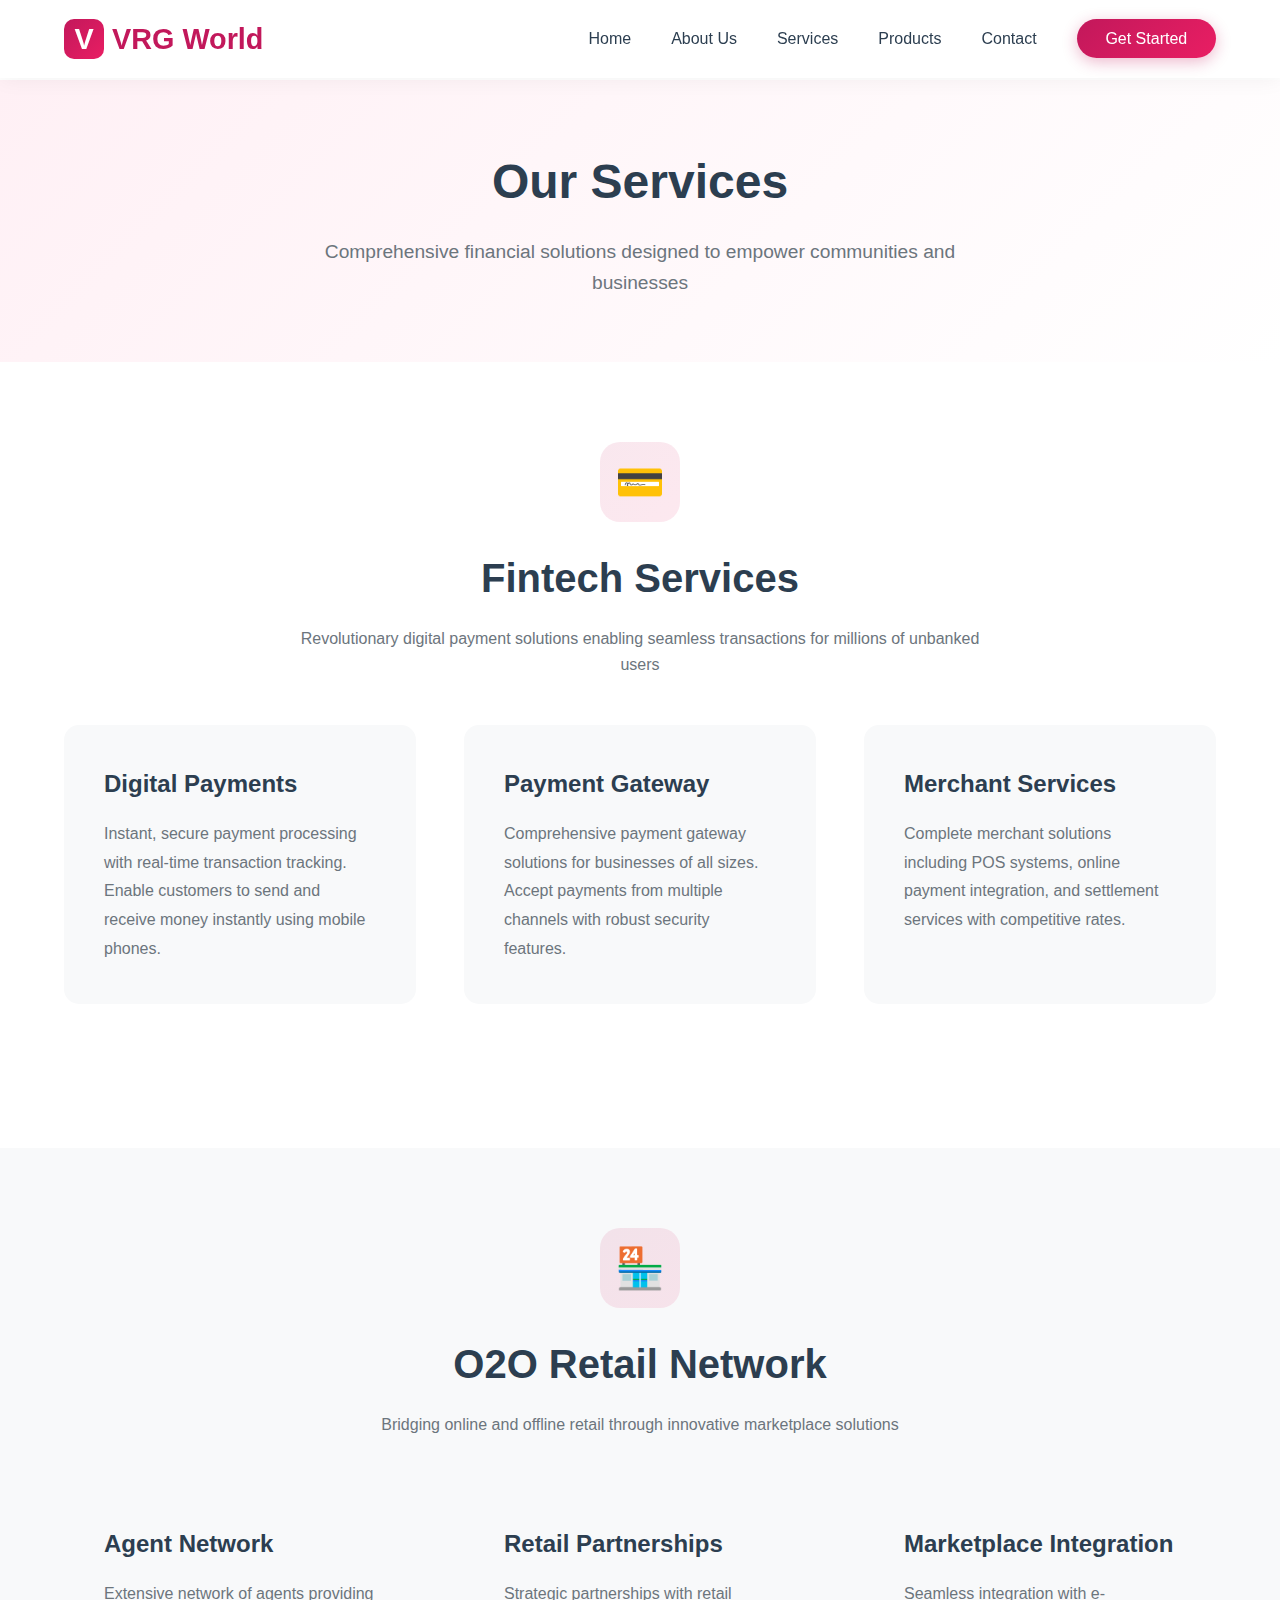
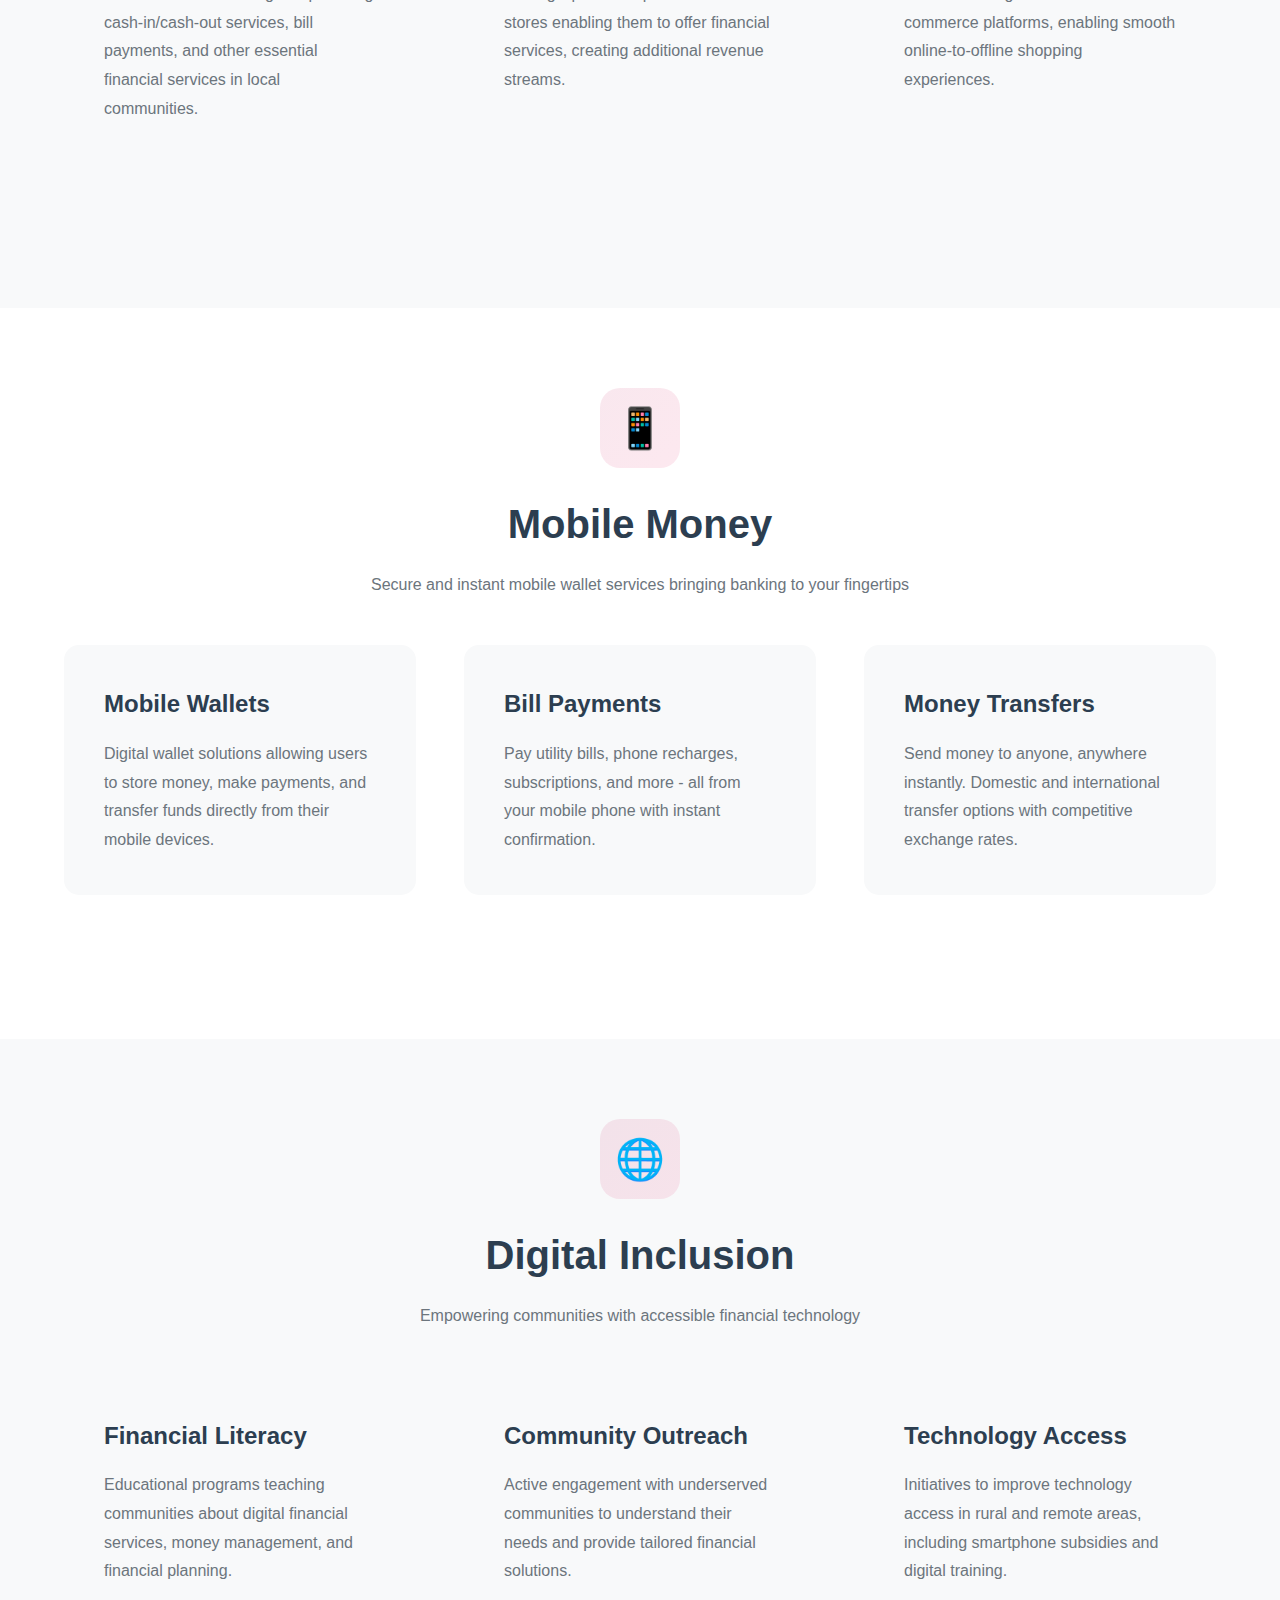
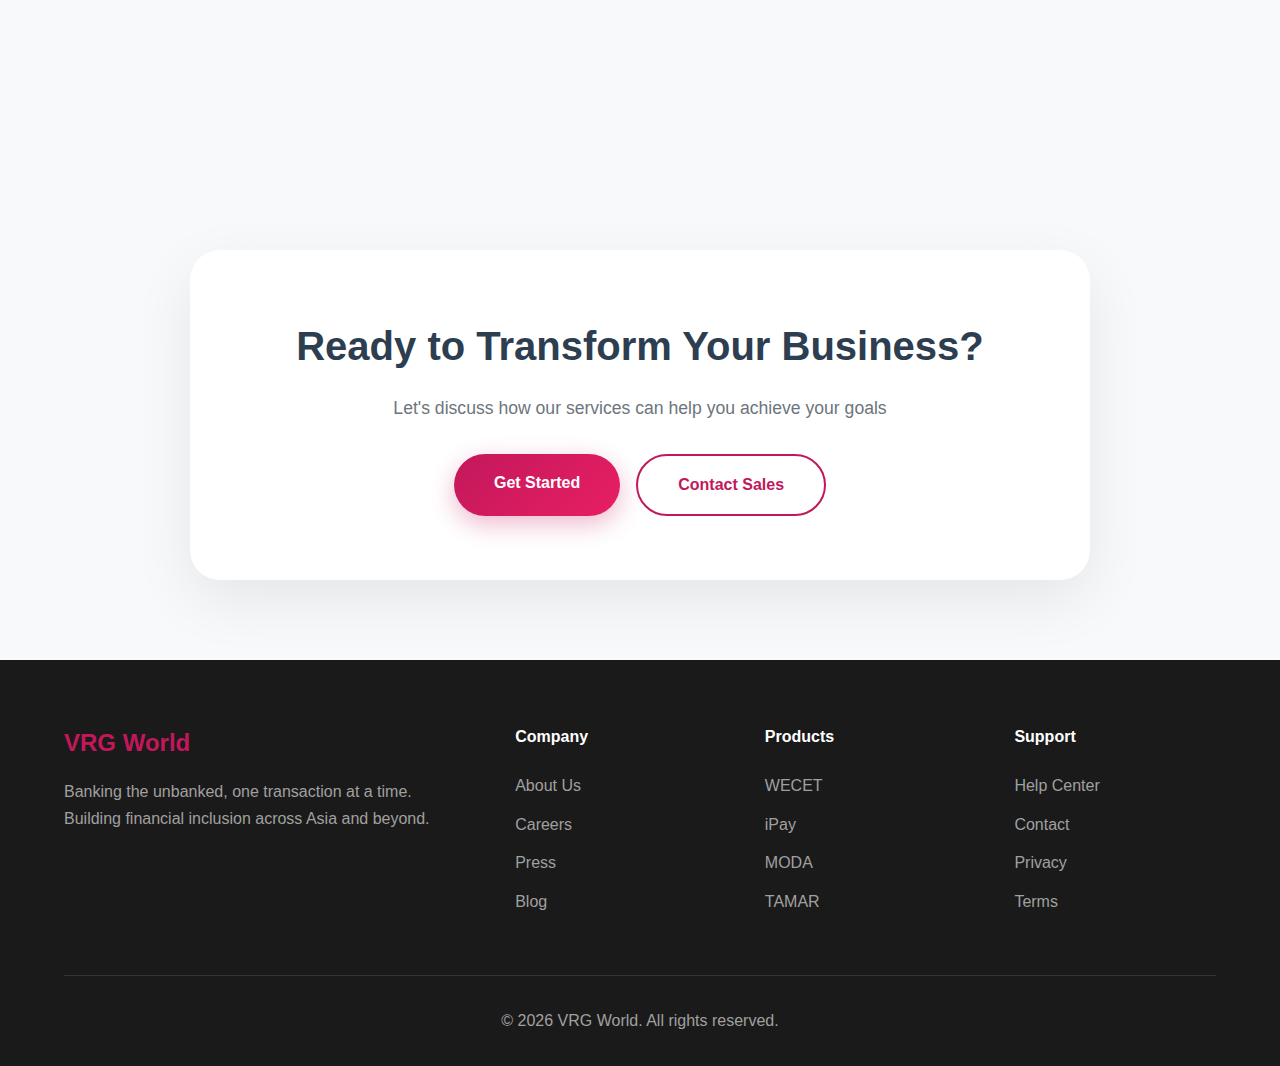
<file: services.html>
<!DOCTYPE html>
<html lang="en">
<head>
    <meta charset="UTF-8">
    <meta name="viewport" content="width=device-width, initial-scale=1.0">
    <title>Our Services - VRG World</title>
    <link rel="stylesheet" href="styles.css">
</head>
<body>
    <!-- Navigation -->
    <nav id="navbar">
        <div class="nav-container">
            <a href="index.html" class="logo">
                <div class="logo-icon">V</div>
                VRG World
            </a>
            <ul class="nav-links">
                <li><a href="index.html">Home</a></li>
                <li><a href="about.html">About Us</a></li>
                <li><a href="services.html">Services</a></li>
                <li><a href="products.html">Products</a></li>
                <li><a href="contact.html">Contact</a></li>
                <li><a href="get-started.html" class="cta-button">Get Started</a></li>
            </ul>
        </div>
    </nav>

    <!-- Page Header -->
    <section class="page-header">
        <h1>Our Services</h1>
        <p>Comprehensive financial solutions designed to empower communities and businesses</p>
    </section>

    <!-- Fintech Services -->
    <section class="content-section" id="fintech">
        <div class="content-container">
            <div style="text-align: center; margin-bottom: 3rem;">
                <div style="width: 80px; height: 80px; background: linear-gradient(135deg, rgba(194, 24, 91, 0.1), rgba(233, 30, 99, 0.1)); border-radius: 20px; display: inline-flex; align-items: center; justify-content: center; margin-bottom: 1.5rem; font-size: 2.5rem;">💳</div>
                <h2 style="font-size: 2.5rem; margin-bottom: 1rem;">Fintech Services</h2>
                <p style="color: var(--text-light); max-width: 700px; margin: 0 auto;">Revolutionary digital payment solutions enabling seamless transactions for millions of unbanked users</p>
            </div>
            
            <div class="content-grid">
                <div class="content-box">
                    <h3>Digital Payments</h3>
                    <p>Instant, secure payment processing with real-time transaction tracking. Enable customers to send and receive money instantly using mobile phones.</p>
                </div>
                <div class="content-box">
                    <h3>Payment Gateway</h3>
                    <p>Comprehensive payment gateway solutions for businesses of all sizes. Accept payments from multiple channels with robust security features.</p>
                </div>
                <div class="content-box">
                    <h3>Merchant Services</h3>
                    <p>Complete merchant solutions including POS systems, online payment integration, and settlement services with competitive rates.</p>
                </div>
            </div>
        </div>
    </section>

    <!-- O2O Retail Network -->
    <section class="services" id="retail">
        <div class="services-container">
            <div style="text-align: center; margin-bottom: 3rem;">
                <div style="width: 80px; height: 80px; background: linear-gradient(135deg, rgba(194, 24, 91, 0.1), rgba(233, 30, 99, 0.1)); border-radius: 20px; display: inline-flex; align-items: center; justify-content: center; margin-bottom: 1.5rem; font-size: 2.5rem;">🏪</div>
                <h2 style="font-size: 2.5rem; margin-bottom: 1rem;">O2O Retail Network</h2>
                <p style="color: var(--text-light); max-width: 700px; margin: 0 auto;">Bridging online and offline retail through innovative marketplace solutions</p>
            </div>
            
            <div class="content-grid">
                <div class="content-box">
                    <h3>Agent Network</h3>
                    <p>Extensive network of agents providing cash-in/cash-out services, bill payments, and other essential financial services in local communities.</p>
                </div>
                <div class="content-box">
                    <h3>Retail Partnerships</h3>
                    <p>Strategic partnerships with retail stores enabling them to offer financial services, creating additional revenue streams.</p>
                </div>
                <div class="content-box">
                    <h3>Marketplace Integration</h3>
                    <p>Seamless integration with e-commerce platforms, enabling smooth online-to-offline shopping experiences.</p>
                </div>
            </div>
        </div>
    </section>

    <!-- Mobile Money -->
    <section class="content-section" id="mobile">
        <div class="content-container">
            <div style="text-align: center; margin-bottom: 3rem;">
                <div style="width: 80px; height: 80px; background: linear-gradient(135deg, rgba(194, 24, 91, 0.1), rgba(233, 30, 99, 0.1)); border-radius: 20px; display: inline-flex; align-items: center; justify-content: center; margin-bottom: 1.5rem; font-size: 2.5rem;">📱</div>
                <h2 style="font-size: 2.5rem; margin-bottom: 1rem;">Mobile Money</h2>
                <p style="color: var(--text-light); max-width: 700px; margin: 0 auto;">Secure and instant mobile wallet services bringing banking to your fingertips</p>
            </div>
            
            <div class="content-grid">
                <div class="content-box">
                    <h3>Mobile Wallets</h3>
                    <p>Digital wallet solutions allowing users to store money, make payments, and transfer funds directly from their mobile devices.</p>
                </div>
                <div class="content-box">
                    <h3>Bill Payments</h3>
                    <p>Pay utility bills, phone recharges, subscriptions, and more - all from your mobile phone with instant confirmation.</p>
                </div>
                <div class="content-box">
                    <h3>Money Transfers</h3>
                    <p>Send money to anyone, anywhere instantly. Domestic and international transfer options with competitive exchange rates.</p>
                </div>
            </div>
        </div>
    </section>

    <!-- Digital Inclusion -->
    <section class="services" id="inclusion">
        <div class="services-container">
            <div style="text-align: center; margin-bottom: 3rem;">
                <div style="width: 80px; height: 80px; background: linear-gradient(135deg, rgba(194, 24, 91, 0.1), rgba(233, 30, 99, 0.1)); border-radius: 20px; display: inline-flex; align-items: center; justify-content: center; margin-bottom: 1.5rem; font-size: 2.5rem;">🌐</div>
                <h2 style="font-size: 2.5rem; margin-bottom: 1rem;">Digital Inclusion</h2>
                <p style="color: var(--text-light); max-width: 700px; margin: 0 auto;">Empowering communities with accessible financial technology</p>
            </div>
            
            <div class="content-grid">
                <div class="content-box">
                    <h3>Financial Literacy</h3>
                    <p>Educational programs teaching communities about digital financial services, money management, and financial planning.</p>
                </div>
                <div class="content-box">
                    <h3>Community Outreach</h3>
                    <p>Active engagement with underserved communities to understand their needs and provide tailored financial solutions.</p>
                </div>
                <div class="content-box">
                    <h3>Technology Access</h3>
                    <p>Initiatives to improve technology access in rural and remote areas, including smartphone subsidies and digital training.</p>
                </div>
            </div>
        </div>
    </section>

    <!-- CTA Section -->
    <section class="cta-section">
        <div class="cta-container">
            <h2>Ready to Transform Your Business?</h2>
            <p>Let's discuss how our services can help you achieve your goals</p>
            <div class="hero-buttons" style="justify-content: center;">
                <a href="get-started.html" class="btn-primary">Get Started</a>
                <a href="contact.html" class="btn-secondary">Contact Sales</a>
            </div>
        </div>
    </section>

    <!-- Footer -->
    <footer>
        <div class="footer-container">
            <div class="footer-grid">
                <div>
                    <div class="footer-brand">VRG World</div>
                    <p class="footer-description">
                        Banking the unbanked, one transaction at a time. Building financial inclusion across Asia and beyond.
                    </p>
                </div>
                <div>
                    <h4 class="footer-title">Company</h4>
                    <ul class="footer-links">
                        <li><a href="about.html">About Us</a></li>
                        <li><a href="careers.html">Careers</a></li>
                        <li><a href="press.html">Press</a></li>
                        <li><a href="blog.html">Blog</a></li>
                    </ul>
                </div>
                <div>
                    <h4 class="footer-title">Products</h4>
                    <ul class="footer-links">
                        <li><a href="products.html#wecet">WECET</a></li>
                        <li><a href="products.html#ipay">iPay</a></li>
                        <li><a href="products.html#moda">MODA</a></li>
                        <li><a href="products.html#tamar">TAMAR</a></li>
                    </ul>
                </div>
                <div>
                    <h4 class="footer-title">Support</h4>
                    <ul class="footer-links">
                        <li><a href="help.html">Help Center</a></li>
                        <li><a href="contact.html">Contact</a></li>
                        <li><a href="privacy.html">Privacy</a></li>
                        <li><a href="terms.html">Terms</a></li>
                    </ul>
                </div>
            </div>
            <div class="footer-bottom">
                <p>&copy; 2026 VRG World. All rights reserved.</p>
            </div>
        </div>
    </footer>

    <script src="script.js"></script>
</body>
</html>
</file>
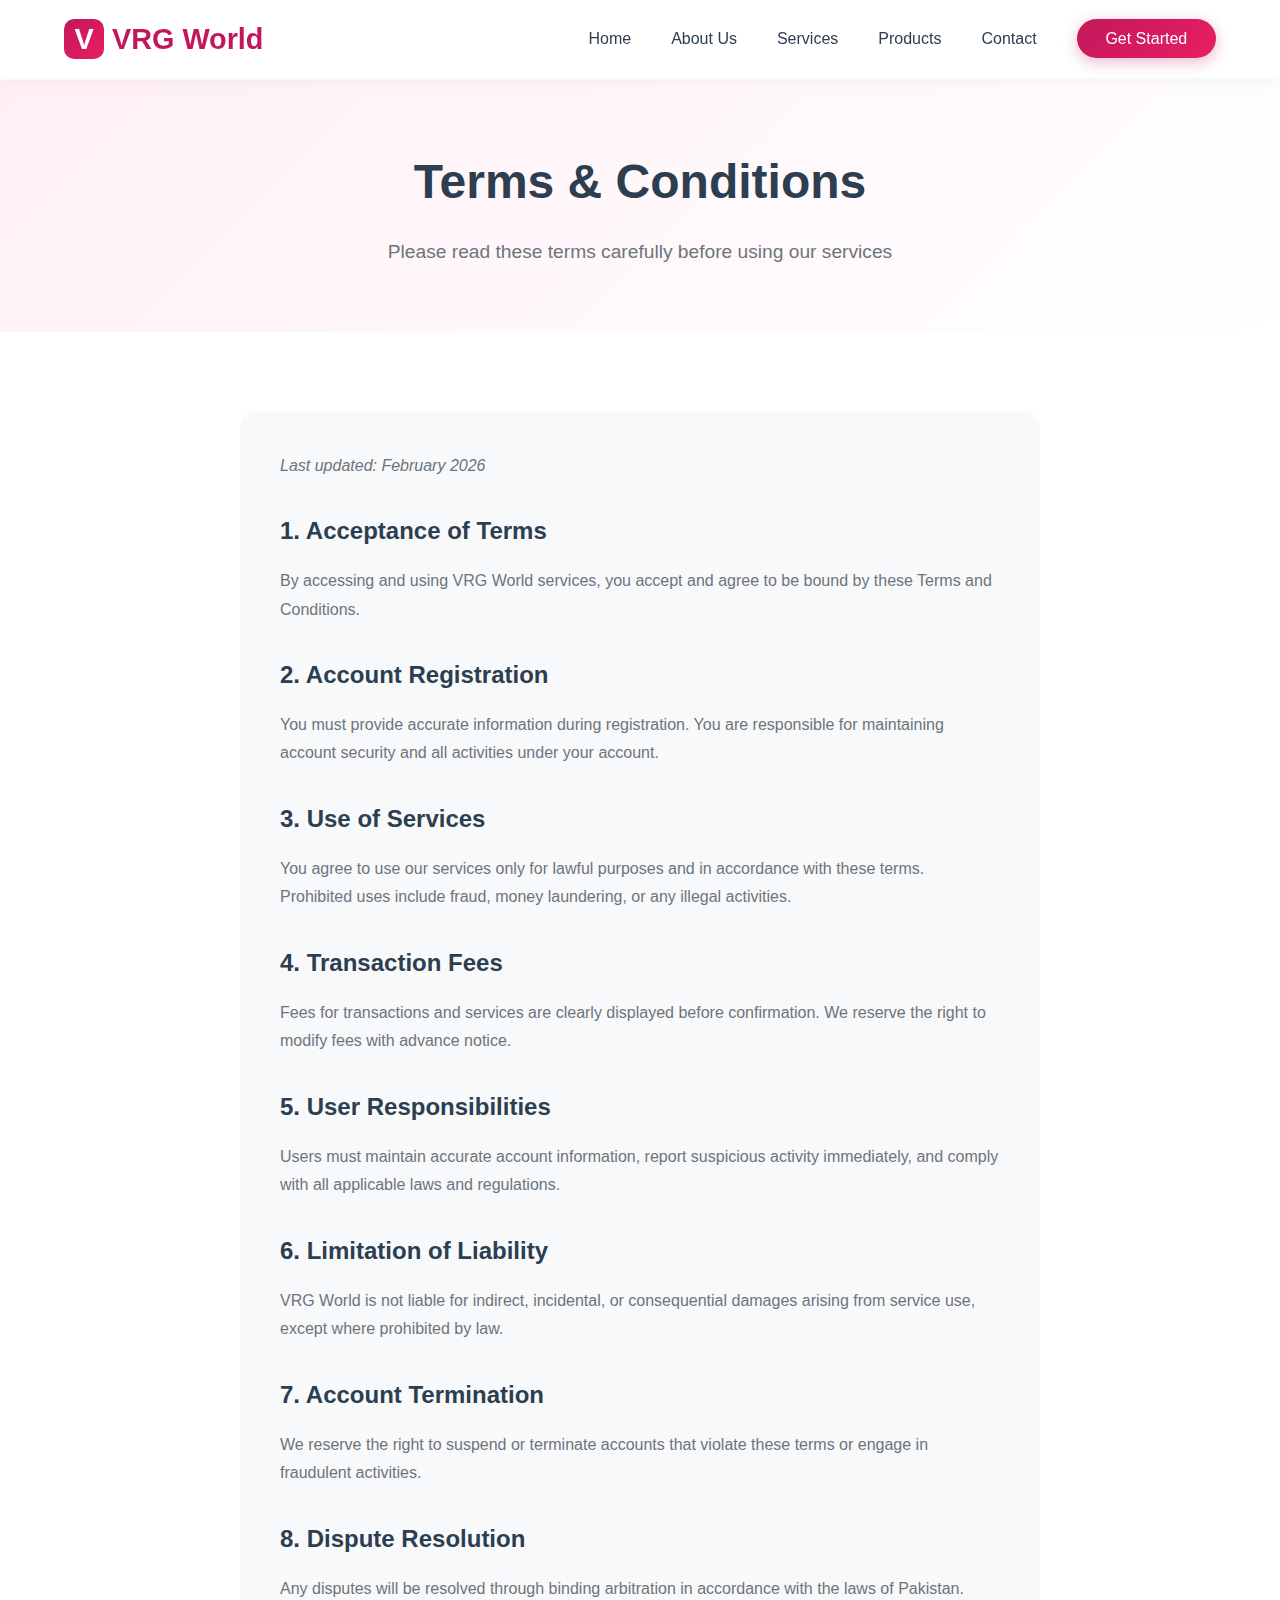
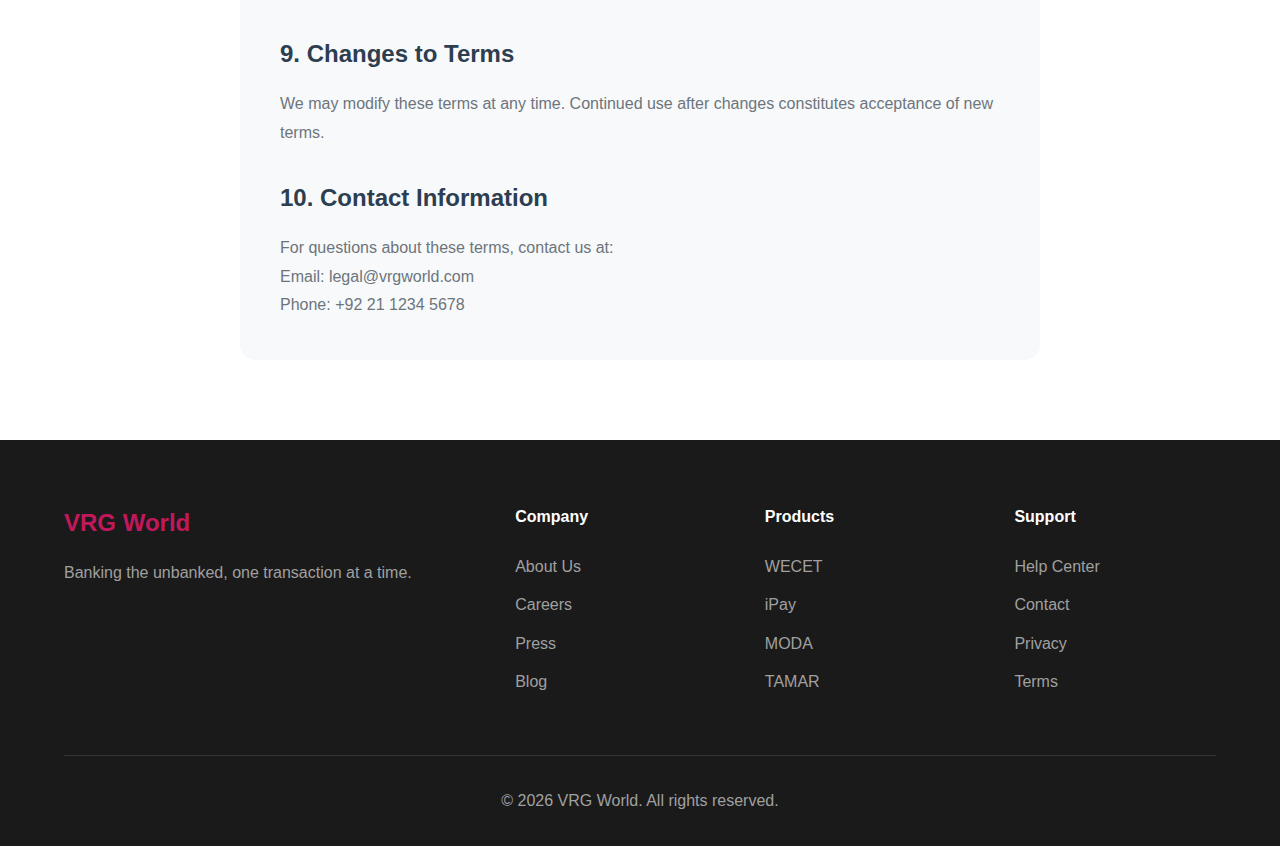
<file: terms.html>
<!DOCTYPE html>
<html lang="en">
<head>
    <meta charset="UTF-8">
    <meta name="viewport" content="width=device-width, initial-scale=1.0">
    <title>Terms & Conditions - VRG World</title>
    <link rel="stylesheet" href="styles.css">
</head>
<body>
    <nav id="navbar">
        <div class="nav-container">
            <a href="index.html" class="logo"><div class="logo-icon">V</div>VRG World</a>
            <ul class="nav-links">
                <li><a href="index.html">Home</a></li>
                <li><a href="about.html">About Us</a></li>
                <li><a href="services.html">Services</a></li>
                <li><a href="products.html">Products</a></li>
                <li><a href="contact.html">Contact</a></li>
                <li><a href="get-started.html" class="cta-button">Get Started</a></li>
            </ul>
        </div>
    </nav>
    <section class="page-header">
        <h1>Terms & Conditions</h1>
        <p>Please read these terms carefully before using our services</p>
    </section>
    <section class="content-section">
        <div class="content-container">
            <div class="content-box" style="max-width: 800px; margin: 0 auto;">
                <p style="color: var(--text-light); margin-bottom: 2rem;"><em>Last updated: February 2026</em></p>
                
                <h3>1. Acceptance of Terms</h3>
                <p>By accessing and using VRG World services, you accept and agree to be bound by these Terms and Conditions.</p>
                
                <h3 style="margin-top: 2rem;">2. Account Registration</h3>
                <p>You must provide accurate information during registration. You are responsible for maintaining account security and all activities under your account.</p>
                
                <h3 style="margin-top: 2rem;">3. Use of Services</h3>
                <p>You agree to use our services only for lawful purposes and in accordance with these terms. Prohibited uses include fraud, money laundering, or any illegal activities.</p>
                
                <h3 style="margin-top: 2rem;">4. Transaction Fees</h3>
                <p>Fees for transactions and services are clearly displayed before confirmation. We reserve the right to modify fees with advance notice.</p>
                
                <h3 style="margin-top: 2rem;">5. User Responsibilities</h3>
                <p>Users must maintain accurate account information, report suspicious activity immediately, and comply with all applicable laws and regulations.</p>
                
                <h3 style="margin-top: 2rem;">6. Limitation of Liability</h3>
                <p>VRG World is not liable for indirect, incidental, or consequential damages arising from service use, except where prohibited by law.</p>
                
                <h3 style="margin-top: 2rem;">7. Account Termination</h3>
                <p>We reserve the right to suspend or terminate accounts that violate these terms or engage in fraudulent activities.</p>
                
                <h3 style="margin-top: 2rem;">8. Dispute Resolution</h3>
                <p>Any disputes will be resolved through binding arbitration in accordance with the laws of Pakistan.</p>
                
                <h3 style="margin-top: 2rem;">9. Changes to Terms</h3>
                <p>We may modify these terms at any time. Continued use after changes constitutes acceptance of new terms.</p>
                
                <h3 style="margin-top: 2rem;">10. Contact Information</h3>
                <p>For questions about these terms, contact us at:<br>Email: legal@vrgworld.com<br>Phone: +92 21 1234 5678</p>
            </div>
        </div>
    </section>
    <footer>
        <div class="footer-container">
            <div class="footer-grid">
                <div><div class="footer-brand">VRG World</div><p class="footer-description">Banking the unbanked, one transaction at a time.</p></div>
                <div><h4 class="footer-title">Company</h4><ul class="footer-links"><li><a href="about.html">About Us</a></li><li><a href="careers.html">Careers</a></li><li><a href="press.html">Press</a></li><li><a href="blog.html">Blog</a></li></ul></div>
                <div><h4 class="footer-title">Products</h4><ul class="footer-links"><li><a href="products.html#wecet">WECET</a></li><li><a href="products.html#ipay">iPay</a></li><li><a href="products.html#moda">MODA</a></li><li><a href="products.html#tamar">TAMAR</a></li></ul></div>
                <div><h4 class="footer-title">Support</h4><ul class="footer-links"><li><a href="help.html">Help Center</a></li><li><a href="contact.html">Contact</a></li><li><a href="privacy.html">Privacy</a></li><li><a href="terms.html">Terms</a></li></ul></div>
            </div>
            <div class="footer-bottom"><p>&copy; 2026 VRG World. All rights reserved.</p></div>
        </div>
    </footer>
    <script src="script.js"></script>
</body>
</html>
</file>
<file: styles.css>
* {
    margin: 0;
    padding: 0;
    box-sizing: border-box;
}

:root {
    --primary-pink: #C2185B;
    --primary-pink-dark: #9C1449;
    --primary-pink-light: #E91E63;
    --text-dark: #2C3E50;
    --text-light: #6C757D;
    --bg-light: #F8F9FA;
    --white: #FFFFFF;
}

body {
    font-family: -apple-system, BlinkMacSystemFont, 'Segoe UI', Roboto, Oxygen, Ubuntu, Cantarell, sans-serif;
    color: var(--text-dark);
    line-height: 1.6;
    overflow-x: hidden;
}

/* Navigation */
nav {
    position: fixed;
    top: 0;
    width: 100%;
    background: var(--white);
    padding: 1rem 5%;
    box-shadow: 0 2px 20px rgba(0,0,0,0.05);
    z-index: 1000;
    transition: all 0.3s ease;
}

nav.scrolled {
    padding: 0.7rem 5%;
    box-shadow: 0 2px 30px rgba(0,0,0,0.1);
}

.nav-container {
    max-width: 1400px;
    margin: 0 auto;
    display: flex;
    justify-content: space-between;
    align-items: center;
}

.logo {
    font-size: 1.8rem;
    font-weight: 700;
    color: var(--primary-pink);
    display: flex;
    align-items: center;
    gap: 0.5rem;
    text-decoration: none;
}

.logo-icon {
    width: 40px;
    height: 40px;
    background: linear-gradient(135deg, var(--primary-pink), var(--primary-pink-light));
    border-radius: 10px;
    display: flex;
    align-items: center;
    justify-content: center;
    color: white;
    font-weight: bold;
}

.nav-links {
    display: flex;
    gap: 2.5rem;
    list-style: none;
    align-items: center;
}

.nav-links a {
    color: var(--text-dark);
    text-decoration: none;
    font-weight: 500;
    transition: color 0.3s;
    position: relative;
}

.nav-links a:hover {
    color: var(--primary-pink);
}

.nav-links a::after {
    content: '';
    position: absolute;
    bottom: -5px;
    left: 0;
    width: 0;
    height: 2px;
    background: var(--primary-pink);
    transition: width 0.3s;
}

.nav-links a:hover::after {
    width: 100%;
}

.cta-button {
    background: linear-gradient(135deg, var(--primary-pink), var(--primary-pink-light));
    color: white !important;
    padding: 0.7rem 1.8rem;
    border-radius: 30px;
    text-decoration: none;
    font-weight: 600;
    transition: transform 0.3s, box-shadow 0.3s;
    box-shadow: 0 4px 15px rgba(194, 24, 91, 0.3);
}

.cta-button:hover {
    transform: translateY(-2px);
    box-shadow: 0 6px 25px rgba(194, 24, 91, 0.4);
}

.cta-button::after {
    display: none;
}

/* Hero Section */
.hero {
    margin-top: 80px;
    padding: 6rem 5% 4rem;
    background: linear-gradient(135deg, #FFF0F5 0%, #FFFFFF 100%);
    position: relative;
    overflow: hidden;
}

.hero::before {
    content: '';
    position: absolute;
    top: -50%;
    right: -10%;
    width: 600px;
    height: 600px;
    background: radial-gradient(circle, rgba(194, 24, 91, 0.08) 0%, transparent 70%);
    border-radius: 50%;
}

.hero-container {
    max-width: 1400px;
    margin: 0 auto;
    display: grid;
    grid-template-columns: 1fr 1fr;
    gap: 4rem;
    align-items: center;
    position: relative;
}

.hero-content h1 {
    font-size: 3.5rem;
    font-weight: 800;
    color: var(--text-dark);
    line-height: 1.2;
    margin-bottom: 1rem;
}

.hero-content .highlight {
    background: linear-gradient(135deg, var(--primary-pink), var(--primary-pink-light));
    -webkit-background-clip: text;
    -webkit-text-fill-color: transparent;
    background-clip: text;
}

.hero-stats {
    display: flex;
    gap: 3rem;
    margin: 2rem 0;
}

.stat {
    text-align: center;
}

.stat-number {
    font-size: 2.5rem;
    font-weight: 800;
    color: var(--primary-pink);
    display: block;
}

.stat-label {
    font-size: 0.9rem;
    color: var(--text-light);
}

.hero-subtitle {
    font-size: 1.2rem;
    color: var(--text-light);
    margin-bottom: 2rem;
}

.hero-buttons {
    display: flex;
    gap: 1rem;
    margin-top: 2rem;
}

.btn-primary {
    background: linear-gradient(135deg, var(--primary-pink), var(--primary-pink-light));
    color: white;
    padding: 1rem 2.5rem;
    border-radius: 50px;
    text-decoration: none;
    font-weight: 600;
    transition: all 0.3s;
    box-shadow: 0 8px 25px rgba(194, 24, 91, 0.3);
    border: none;
    font-size: 1rem;
    cursor: pointer;
}

.btn-primary:hover {
    transform: translateY(-3px);
    box-shadow: 0 12px 35px rgba(194, 24, 91, 0.4);
}

.btn-secondary {
    background: white;
    color: var(--primary-pink);
    padding: 1rem 2.5rem;
    border-radius: 50px;
    text-decoration: none;
    font-weight: 600;
    transition: all 0.3s;
    border: 2px solid var(--primary-pink);
}

.btn-secondary:hover {
    background: var(--primary-pink);
    color: white;
}

.hero-image {
    position: relative;
    display: flex;
    align-items: center;
    justify-content: center;
}

.hero-illustration {
    width: 100%;
    max-width: 500px;
    animation: float 6s ease-in-out infinite;
}

@keyframes float {
    0%, 100% { transform: translateY(0px); }
    50% { transform: translateY(-20px); }
}

/* Trust Section */
.trust-section {
    padding: 3rem 5%;
    background: white;
    border-bottom: 1px solid #E9ECEF;
}

.trust-container {
    max-width: 1400px;
    margin: 0 auto;
    text-align: center;
}

.trust-title {
    font-size: 0.9rem;
    color: var(--text-light);
    text-transform: uppercase;
    letter-spacing: 2px;
    margin-bottom: 2rem;
}

.trust-logos {
    display: flex;
    justify-content: center;
    align-items: center;
    gap: 4rem;
    flex-wrap: wrap;
}

/* Services Section */
.services {
    padding: 5rem 5%;
    background: var(--bg-light);
}

.services-container {
    max-width: 1400px;
    margin: 0 auto;
}

.section-header {
    text-align: center;
    margin-bottom: 4rem;
}

.section-title {
    font-size: 2.5rem;
    font-weight: 800;
    color: var(--text-dark);
    margin-bottom: 1rem;
}

.section-subtitle {
    font-size: 1.1rem;
    color: var(--text-light);
    max-width: 600px;
    margin: 0 auto;
}

.services-grid {
    display: grid;
    grid-template-columns: repeat(auto-fit, minmax(280px, 1fr));
    gap: 2rem;
}

.service-card {
    background: white;
    padding: 2.5rem;
    border-radius: 20px;
    box-shadow: 0 10px 40px rgba(0,0,0,0.05);
    transition: all 0.3s;
    border: 1px solid transparent;
}

.service-card:hover {
    transform: translateY(-10px);
    box-shadow: 0 20px 60px rgba(194, 24, 91, 0.15);
    border-color: var(--primary-pink);
}

.service-icon {
    width: 70px;
    height: 70px;
    background: linear-gradient(135deg, rgba(194, 24, 91, 0.1), rgba(233, 30, 99, 0.1));
    border-radius: 15px;
    display: flex;
    align-items: center;
    justify-content: center;
    margin-bottom: 1.5rem;
    font-size: 2rem;
}

.service-title {
    font-size: 1.3rem;
    font-weight: 700;
    color: var(--text-dark);
    margin-bottom: 1rem;
}

.service-description {
    color: var(--text-light);
    line-height: 1.7;
    margin-bottom: 1.5rem;
}

.service-link {
    color: var(--primary-pink);
    text-decoration: none;
    font-weight: 600;
    display: inline-flex;
    align-items: center;
    gap: 0.5rem;
    transition: gap 0.3s;
}

.service-link:hover {
    gap: 1rem;
}

/* Products Section */
.products {
    padding: 5rem 5%;
    background: white;
}

.products-grid {
    display: grid;
    grid-template-columns: repeat(auto-fit, minmax(300px, 1fr));
    gap: 2rem;
}

.product-card {
    background: var(--bg-light);
    padding: 2.5rem;
    border-radius: 20px;
    transition: all 0.3s;
    position: relative;
    overflow: hidden;
}

.product-card::before {
    content: '';
    position: absolute;
    top: 0;
    left: 0;
    width: 100%;
    height: 4px;
    background: linear-gradient(90deg, var(--primary-pink), var(--primary-pink-light));
    transform: scaleX(0);
    transition: transform 0.3s;
}

.product-card:hover::before {
    transform: scaleX(1);
}

.product-card:hover {
    transform: translateY(-5px);
    background: white;
    box-shadow: 0 15px 50px rgba(0,0,0,0.08);
}

/* Stats Section */
.stats-section {
    padding: 5rem 5%;
    background: linear-gradient(135deg, var(--primary-pink), var(--primary-pink-dark));
    color: white;
    position: relative;
    overflow: hidden;
}

.stats-section::before {
    content: '';
    position: absolute;
    top: -50%;
    right: -20%;
    width: 800px;
    height: 800px;
    background: radial-gradient(circle, rgba(255,255,255,0.1) 0%, transparent 70%);
    border-radius: 50%;
}

.stats-container {
    max-width: 1400px;
    margin: 0 auto;
    position: relative;
}

.stats-grid {
    display: grid;
    grid-template-columns: repeat(auto-fit, minmax(200px, 1fr));
    gap: 3rem;
    text-align: center;
}

.stat-item {
    padding: 2rem;
}

.stat-value {
    font-size: 3.5rem;
    font-weight: 800;
    display: block;
    margin-bottom: 0.5rem;
}

.stat-description {
    font-size: 1rem;
    opacity: 0.9;
}

/* CTA Section */
.cta-section {
    padding: 5rem 5%;
    background: var(--bg-light);
}

.cta-container {
    max-width: 900px;
    margin: 0 auto;
    text-align: center;
    background: white;
    padding: 4rem;
    border-radius: 30px;
    box-shadow: 0 20px 60px rgba(0,0,0,0.08);
}

.cta-container h2 {
    font-size: 2.5rem;
    font-weight: 800;
    color: var(--text-dark);
    margin-bottom: 1rem;
}

.cta-container p {
    font-size: 1.1rem;
    color: var(--text-light);
    margin-bottom: 2rem;
}

/* Page Header */
.page-header {
    margin-top: 80px;
    padding: 4rem 5%;
    background: linear-gradient(135deg, #FFF0F5 0%, #FFFFFF 100%);
    text-align: center;
}

.page-header h1 {
    font-size: 3rem;
    font-weight: 800;
    color: var(--text-dark);
    margin-bottom: 1rem;
}

.page-header p {
    font-size: 1.2rem;
    color: var(--text-light);
    max-width: 700px;
    margin: 0 auto;
}

/* Content Section */
.content-section {
    padding: 5rem 5%;
    background: white;
}

.content-container {
    max-width: 1200px;
    margin: 0 auto;
}

.content-grid {
    display: grid;
    grid-template-columns: repeat(auto-fit, minmax(300px, 1fr));
    gap: 3rem;
    margin-bottom: 4rem;
}

.content-box {
    background: var(--bg-light);
    padding: 2.5rem;
    border-radius: 15px;
}

.content-box h3 {
    font-size: 1.5rem;
    color: var(--text-dark);
    margin-bottom: 1rem;
}

.content-box p {
    color: var(--text-light);
    line-height: 1.8;
}

.content-box ul {
    color: var(--text-light);
    line-height: 1.8;
    margin-left: 1.5rem;
}

/* Form Styles */
.form-container {
    max-width: 600px;
    margin: 0 auto;
    background: white;
    padding: 3rem;
    border-radius: 20px;
    box-shadow: 0 10px 40px rgba(0,0,0,0.08);
}

.form-group {
    margin-bottom: 1.5rem;
}

.form-group label {
    display: block;
    margin-bottom: 0.5rem;
    color: var(--text-dark);
    font-weight: 600;
}

.form-group input,
.form-group textarea,
.form-group select {
    width: 100%;
    padding: 0.8rem;
    border: 2px solid #E9ECEF;
    border-radius: 10px;
    font-size: 1rem;
    font-family: inherit;
    transition: border-color 0.3s;
}

.form-group input:focus,
.form-group textarea:focus,
.form-group select:focus {
    outline: none;
    border-color: var(--primary-pink);
}

.form-group textarea {
    resize: vertical;
    min-height: 150px;
}

/* Footer */
footer {
    background: #1A1A1A;
    color: white;
    padding: 4rem 5% 2rem;
}

.footer-container {
    max-width: 1400px;
    margin: 0 auto;
}

.footer-grid {
    display: grid;
    grid-template-columns: 2fr 1fr 1fr 1fr;
    gap: 3rem;
    margin-bottom: 3rem;
}

.footer-brand {
    font-size: 1.5rem;
    font-weight: 700;
    margin-bottom: 1rem;
    color: var(--primary-pink);
}

.footer-description {
    color: #A0A0A0;
    line-height: 1.7;
    margin-bottom: 1.5rem;
}

.footer-title {
    font-weight: 700;
    margin-bottom: 1.5rem;
}

.footer-links {
    list-style: none;
}

.footer-links li {
    margin-bottom: 0.8rem;
}

.footer-links a {
    color: #A0A0A0;
    text-decoration: none;
    transition: color 0.3s;
}

.footer-links a:hover {
    color: var(--primary-pink);
}

.footer-bottom {
    border-top: 1px solid #333;
    padding-top: 2rem;
    text-align: center;
    color: #A0A0A0;
}

/* Responsive */
@media (max-width: 968px) {
    .hero-container {
        grid-template-columns: 1fr;
        text-align: center;
    }

    .hero-content h1 {
        font-size: 2.5rem;
    }

    .hero-stats {
        justify-content: center;
    }

    .hero-buttons {
        justify-content: center;
    }

    .nav-links {
        gap: 1.5rem;
    }

    .footer-grid {
        grid-template-columns: 1fr;
    }

    .content-grid {
        grid-template-columns: 1fr;
    }
}

@media (max-width: 768px) {
    .nav-links {
        display: none;
    }

    .hero-content h1 {
        font-size: 2rem;
    }

    .section-title {
        font-size: 2rem;
    }

    .stat-value {
        font-size: 2.5rem;
    }

    .page-header h1 {
        font-size: 2rem;
    }
}
</file>
